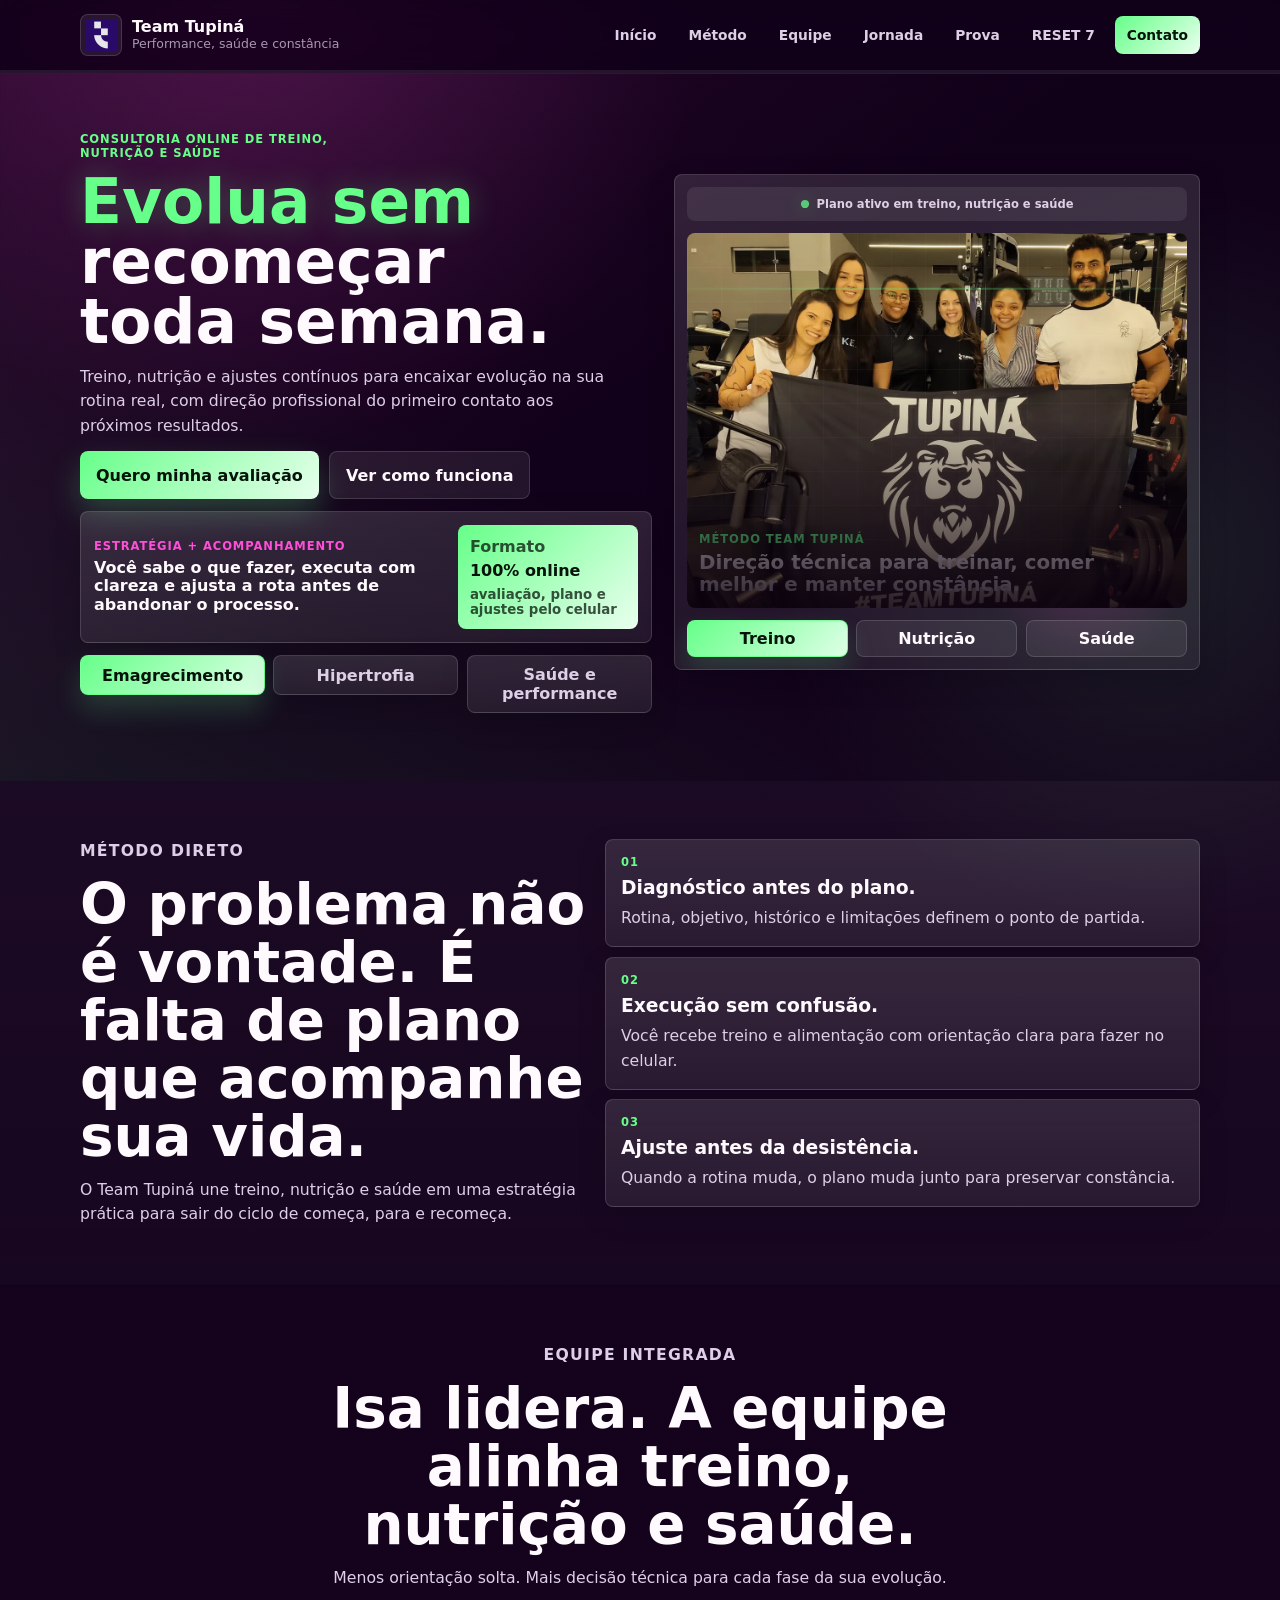
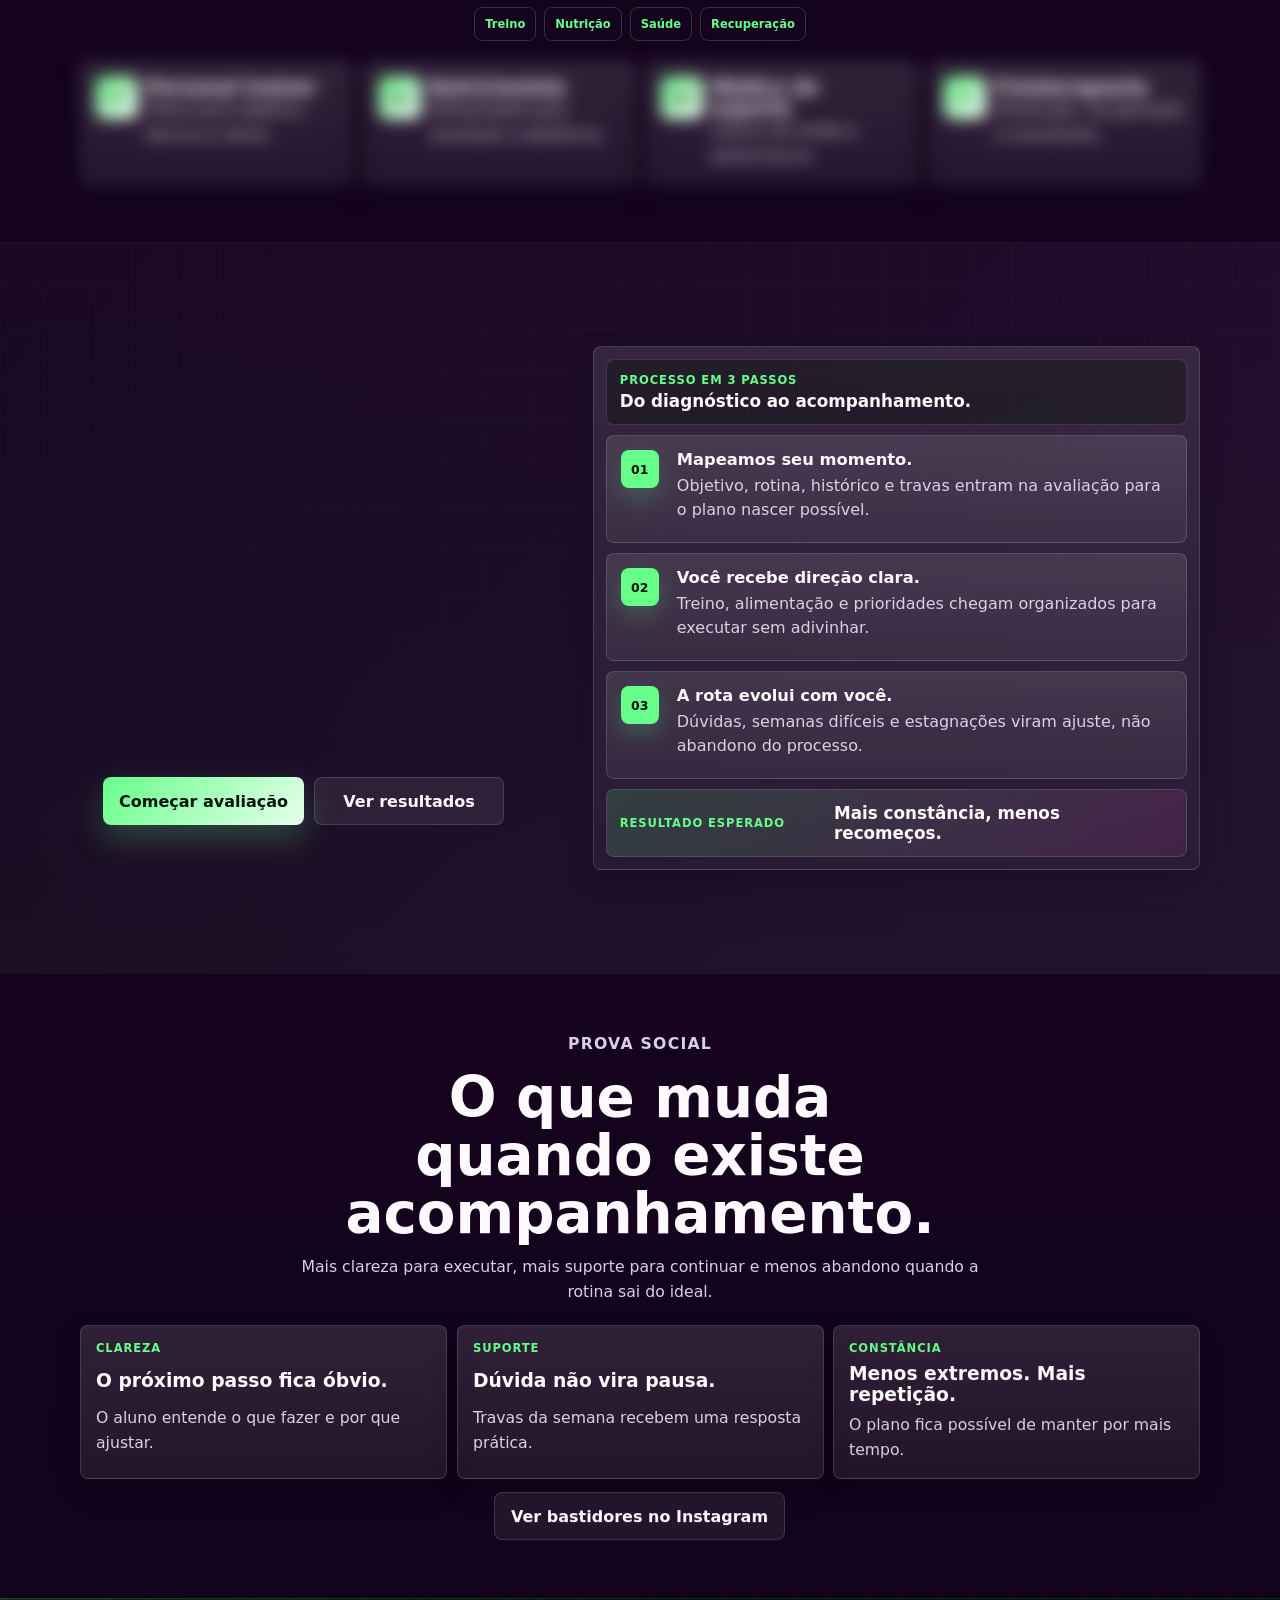
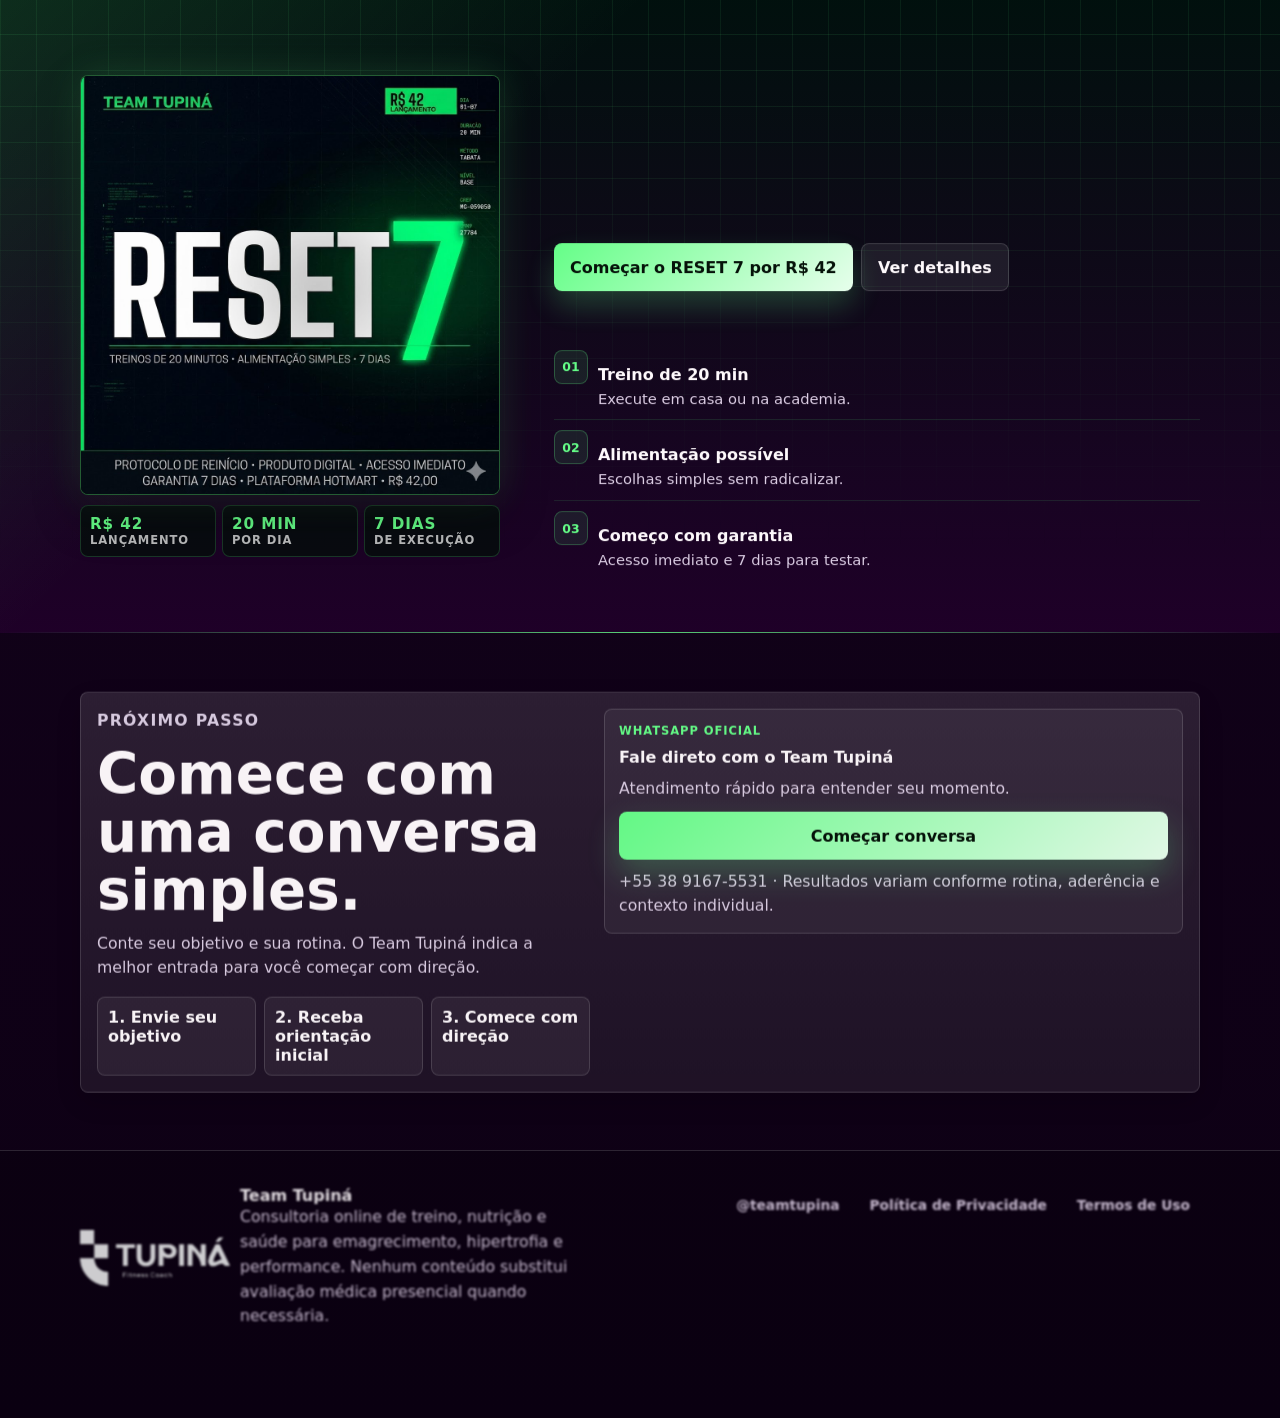
<file: index.html>
<!DOCTYPE html>
<html lang="pt-BR">
<head>
  <meta charset="UTF-8">
  <meta name="viewport" content="width=device-width, initial-scale=1.0">
  <title>Team Tupiná | Consultoria online de treino, nutrição e saúde</title>
  <meta name="description" content="Consultoria online do Team Tupiná com treino, nutrição, saúde e ajustes contínuos para emagrecimento, hipertrofia e performance.">
  <link rel="canonical" href="./index.html">
  <meta name="robots" content="index,follow,max-snippet:-1,max-image-preview:large,max-video-preview:-1">
  <meta name="author" content="Team Tupiná">
  <meta name="theme-color" content="#9a12d0">
  <meta name="color-scheme" content="dark">
  <meta property="og:title" content="Team Tupiná | Evolua sem recomeçar toda semana">
  <meta property="og:description" content="Treino, nutrição e saúde em uma consultoria online com direção prática e ajustes contínuos.">
  <meta property="og:type" content="website">
  <meta property="og:url" content="./index.html">
  <meta property="og:locale" content="pt_BR">
  <meta property="og:site_name" content="Team Tupiná">
  <meta property="og:image" content="./assets/teamtupina_hero.jpeg">
  <meta property="og:image:alt" content="Isa em imagem editorial do Team Tupiná">
  <meta name="twitter:card" content="summary_large_image">
  <meta name="twitter:title" content="Team Tupiná | Evolua sem recomeçar toda semana">
  <meta name="twitter:description" content="Consultoria online com treino, nutrição, saúde e suporte para manter constância.">
  <meta name="twitter:image" content="./assets/teamtupina_hero.jpeg">
  <script>document.documentElement.classList.add("js");</script>
  <link rel="icon" href="./assets/favicon.ico?v=brand-20260619-logo" sizes="any">
  <link rel="icon" type="image/png" sizes="512x512" href="./assets/favicon-teamtupina.png?v=brand-20260619-logo">
  <link rel="apple-touch-icon" sizes="512x512" href="./assets/favicon-teamtupina.png?v=brand-20260619-logo">
  <link rel="manifest" href="./manifest.webmanifest">
  <link rel="preload" as="image" href="./assets/teamtupina-hero.webp" type="image/webp" fetchpriority="high">
  <link rel="stylesheet" href="./styles.css?v=team-tupina-reset-cover-20260630">
  <script type="application/ld+json">
    {
      "@context": "https://schema.org",
      "@graph": [
        {
          "@type": "Organization",
          "name": "Team Tupiná",
          "description": "Consultoria online criada por Isa com treino, nutrição, saúde e ajustes contínuos para emagrecimento, hipertrofia e performance.",
          "founder": {
            "@type": "Person",
            "name": "Isa"
          },
          "image": "./assets/teamtupina_hero.jpeg",
          "sameAs": [
            "https://www.instagram.com/teamtupina/"
          ],
          "areaServed": "BR"
        },
        {
          "@type": "Service",
          "name": "Consultoria online de treino, nutrição e saúde",
          "provider": {
            "@type": "Organization",
            "name": "Team Tupiná"
          },
          "areaServed": "BR",
          "serviceType": [
            "Emagrecimento online",
            "Hipertrofia",
            "Reconstrução corporal",
            "Consultoria online de treino, nutrição e saúde",
            "Performance em musculação, CrossFit, corrida e esportes"
          ]
        }
      ]
    }
  </script>
</head>
<body class="page-home">
  <a class="skip-link" href="#conteudo-principal">Pular para o conteúdo</a>

  <div class="ambient-layer" aria-hidden="true">
    <span class="ambient-orb orb-a"></span>
    <span class="ambient-orb orb-b"></span>
    <span class="ambient-orb orb-c"></span>
    <span class="ambient-grid"></span>
  </div>

  <div class="site-shell">
    <header class="site-header" id="top">
      <div class="container header-row">
        <a class="brand-lockup" href="#top" aria-label="Voltar ao topo">
          <span class="brand-badge">
            <img src="./assets/logo-team-symbol.png?v=brand-20260619-logo" alt="Tupiná Fitness Coach" width="512" height="512" decoding="async">
          </span>
          <span class="brand-copy">
            <strong>Team Tupiná</strong>
            <small>Performance, saúde e constância</small>
          </span>
        </a>

        <button class="menu-toggle" type="button" aria-label="Abrir menu" aria-expanded="false" aria-controls="site-nav">
          <span aria-hidden="true">☰</span>
        </button>

        <nav class="site-nav" id="site-nav" aria-label="Principal">
          <a href="#top">Início</a>
          <a href="#projeto">Método</a>
          <a href="#profissionais">Equipe</a>
          <a href="#jornada">Jornada</a>
          <a href="#depoimentos">Prova</a>
          <a href="#ebooks-caros">RESET 7</a>
          <a href="#contato">Contato</a>
        </nav>
      </div>
      <div class="scroll-progress" aria-hidden="true">
        <span></span>
      </div>
    </header>

    <main id="conteudo-principal">
      <section class="hero-section" aria-labelledby="hero-title">
        <div class="hero-background" aria-hidden="true"></div>
        <div class="container hero-grid">
          <div class="hero-copy-block reveal">
            <p class="eyebrow">Consultoria online de treino, nutrição e saúde</p>
            <h1 id="hero-title">
              <span class="hero-line-accent">Evolua sem</span>
              <span>recomeçar</span>
              <span class="hero-line-soft">toda semana.</span>
            </h1>
            <p class="hero-text">Treino, nutrição e ajustes contínuos para encaixar evolução na sua rotina real, com direção profissional do primeiro contato aos próximos resultados.</p>

            <div class="hero-actions">
              <a class="btn-primary" href="https://wa.me/553891675531?text=Ol%C3%A1%2C%20quero%20come%C3%A7ar%20minha%20avalia%C3%A7%C3%A3o%20com%20o%20Team%20Tupin%C3%A1." target="_blank" rel="noopener noreferrer">Quero minha avaliação</a>
              <a class="btn-secondary" href="#projeto">Ver como funciona</a>
            </div>

            <div class="hero-value-band">
              <div class="hero-value-copy">
                <span class="hero-value-label">Estratégia + acompanhamento</span>
                <strong>Você sabe o que fazer, executa com clareza e ajusta a rota antes de abandonar o processo.</strong>
              </div>
              <div class="hero-value-score">
                <span>Formato</span>
                <strong>100% online</strong>
                <small>avaliação, plano e ajustes pelo celular</small>
              </div>
            </div>

            <ul class="hero-pills">
              <li><button class="hero-pill is-active" type="button" data-hero-index="0" aria-pressed="true">Emagrecimento</button></li>
              <li><button class="hero-pill" type="button" data-hero-index="1" aria-pressed="false">Hipertrofia</button></li>
              <li><button class="hero-pill" type="button" data-hero-index="2" aria-pressed="false">Saúde e performance</button></li>
            </ul>

            <div class="hero-micro-stats">
              <article class="hero-stat-emphasis">
                <strong>Diagnóstico</strong>
                <span>Objetivo, rotina, histórico e limitações entram no plano desde o início.</span>
              </article>
              <article>
                <strong>Execução simples</strong>
                <span>Treino e alimentação claros para fazer sem travar no dia a dia.</span>
              </article>
              <article>
                <strong>Ajustes</strong>
                <span>Acompanhamento para corrigir a rota quando a vida aperta.</span>
              </article>
            </div>
          </div>

          <aside class="hero-visual reveal" aria-label="Painel visual do método">
            <div class="hero-clean-panel">
              <div class="hero-panel-glow"></div>
              <span class="hero-motion-aura" aria-hidden="true"></span>
              <div class="hero-panel-top">
                <div class="hero-panel-status">
                  <span class="hero-status-dot" aria-hidden="true"></span>
                  Plano ativo em treino, nutrição e saúde
                </div>
                <figure class="hero-photo-card">
                  <picture>
                    <source srcset="./assets/teamtupina-hero.webp" type="image/webp">
                    <img src="./assets/teamtupina_hero.jpeg" alt="Isa, do Team Tupiná, em imagem editorial de treino e acompanhamento online" width="1536" height="1536" fetchpriority="high" decoding="async">
                  </picture>
                  <span class="hero-photo-scan" aria-hidden="true"></span>
                  <figcaption>
                    <span class="card-tag">Método Team Tupiná</span>
                    <strong>Direção técnica para treinar, comer melhor e manter constância.</strong>
                  </figcaption>
                </figure>
                <div class="hero-chip-row">
                  <button class="hero-chip is-active" type="button" data-hero-index="0" aria-pressed="true">Treino</button>
                  <button class="hero-chip" type="button" data-hero-index="1" aria-pressed="false">Nutrição</button>
                  <button class="hero-chip" type="button" data-hero-index="2" aria-pressed="false">Saúde</button>
                </div>
              </div>

              <div class="hero-dashboard">
                <article class="dashboard-card dashboard-card-large">
                  <p class="card-tag">Entrega</p>
                  <strong>Plano claro, rotina possível e ajustes quando a vida muda.</strong>
                </article>
              </div>
            </div>
          </aside>
        </div>
      </section>

      <section class="section section-soft" id="projeto" aria-labelledby="projeto-titulo">
        <div class="container split-block">
          <div class="section-copy reveal">
            <p class="eyebrow">Método direto</p>
            <h2 id="projeto-titulo">O problema não é vontade. É falta de plano que acompanhe sua vida.</h2>
            <p>O Team Tupiná une treino, nutrição e saúde em uma estratégia prática para sair do ciclo de começa, para e recomeça.</p>
          </div>
          <div class="stack-cards">
            <article class="dark-card reveal">
              <span class="card-number">01</span>
              <h3>Diagnóstico antes do plano.</h3>
              <p>Rotina, objetivo, histórico e limitações definem o ponto de partida.</p>
            </article>
            <article class="dark-card reveal">
              <span class="card-number">02</span>
              <h3>Execução sem confusão.</h3>
              <p>Você recebe treino e alimentação com orientação clara para fazer no celular.</p>
            </article>
            <article class="dark-card reveal">
              <span class="card-number">03</span>
              <h3>Ajuste antes da desistência.</h3>
              <p>Quando a rotina muda, o plano muda junto para preservar constância.</p>
            </article>
          </div>
        </div>
      </section>

      <section class="section professionals-section" id="profissionais" aria-labelledby="profissionais-titulo">
        <div class="container team-compact-layout">
          <div class="section-copy section-copy-center reveal">
            <p class="eyebrow">Equipe integrada</p>
            <h2 id="profissionais-titulo">Isa lidera. A equipe alinha treino, nutrição e saúde.</h2>
            <p>Menos orientação solta. Mais decisão técnica para cada fase da sua evolução.</p>
            <div class="professionals-proof">
              <span>Treino</span>
              <span>Nutrição</span>
              <span>Saúde</span>
              <span>Recuperação</span>
            </div>
          </div>

          <div class="credential-grid professionals-credentials">
            <article class="pillar-card reveal">
              <div class="pillar-icon">PT</div>
              <div>
                <h3>Personal trainer</h3>
                <p>Treino para objetivo, técnica e rotina.</p>
              </div>
            </article>
            <article class="pillar-card reveal">
              <div class="pillar-icon">NU</div>
              <div>
                <h3>Nutricionista</h3>
                <p>Alimentação para resultado e aderência.</p>
              </div>
            </article>
            <article class="pillar-card reveal">
              <div class="pillar-icon">ME</div>
              <div>
                <h3>Médico do esporte</h3>
                <p>Leitura de saúde e performance.</p>
              </div>
            </article>
            <article class="pillar-card reveal">
              <div class="pillar-icon">FI</div>
              <div>
                <h3>Fisioterapeuta</h3>
                <p>Prevenção, recuperação e movimento.</p>
              </div>
            </article>
          </div>
        </div>
      </section>

      <section class="section journey-section" id="jornada" aria-labelledby="jornada-titulo">
        <div class="container journey-layout">
          <div class="section-copy journey-copy reveal">
            <p class="eyebrow">Jornada guiada</p>
            <h2 id="jornada-titulo">Um plano que sai da conversa e entra na rotina.</h2>
            <p>Você não recebe uma promessa solta. O Team Tupiná organiza o ponto de partida, transforma objetivo em plano e acompanha os ajustes quando a vida real aparece.</p>
            <div class="journey-actions">
              <a class="btn-primary" href="https://wa.me/553891675531?text=Ol%C3%A1%2C%20quero%20entender%20minha%20jornada%20no%20Team%20Tupin%C3%A1." target="_blank" rel="noopener noreferrer">Começar avaliação</a>
              <a class="btn-secondary" href="#depoimentos">Ver resultados</a>
            </div>
            <div class="journey-trust" role="group" aria-label="Resumo do acompanhamento">
              <span>Triagem individual</span>
              <span>Plano aplicável</span>
              <span>Ajustes contínuos</span>
            </div>
          </div>

          <div class="journey-flow reveal" role="group" aria-label="Etapas da jornada Team Tupiná">
            <div class="journey-flow-header">
              <span>Processo em 3 passos</span>
              <strong>Do diagnóstico ao acompanhamento.</strong>
            </div>
            <div class="journey-step-list">
              <article class="journey-step">
                <span>01</span>
                <div>
                  <h3>Mapeamos seu momento.</h3>
                  <p>Objetivo, rotina, histórico e travas entram na avaliação para o plano nascer possível.</p>
                </div>
              </article>
              <article class="journey-step">
                <span>02</span>
                <div>
                  <h3>Você recebe direção clara.</h3>
                  <p>Treino, alimentação e prioridades chegam organizados para executar sem adivinhar.</p>
                </div>
              </article>
              <article class="journey-step">
                <span>03</span>
                <div>
                  <h3>A rota evolui com você.</h3>
                  <p>Dúvidas, semanas difíceis e estagnações viram ajuste, não abandono do processo.</p>
                </div>
              </article>
            </div>
            <div class="journey-outcome">
              <span>Resultado esperado</span>
              <strong>Mais constância, menos recomeços.</strong>
            </div>
          </div>
        </div>
      </section>

      <section class="section" id="depoimentos" aria-labelledby="depoimentos-titulo">
        <div class="container">
          <div class="section-copy section-copy-center reveal">
            <p class="eyebrow">Prova social</p>
            <h2 id="depoimentos-titulo">O que muda quando existe acompanhamento.</h2>
            <p>Mais clareza para executar, mais suporte para continuar e menos abandono quando a rotina sai do ideal.</p>
          </div>

          <div class="testimonial-grid">
            <article class="testimonial-card reveal">
              <span>Clareza</span>
              <h3>O próximo passo fica óbvio.</h3>
              <p>O aluno entende o que fazer e por que ajustar.</p>
            </article>
            <article class="testimonial-card reveal">
              <span>Suporte</span>
              <h3>Dúvida não vira pausa.</h3>
              <p>Travas da semana recebem uma resposta prática.</p>
            </article>
            <article class="testimonial-card reveal">
              <span>Constância</span>
              <h3>Menos extremos. Mais repetição.</h3>
              <p>O plano fica possível de manter por mais tempo.</p>
            </article>
          </div>
          <div class="proof-action reveal">
            <a class="btn-secondary" href="https://www.instagram.com/teamtupina/" target="_blank" rel="noopener noreferrer">Ver bastidores no Instagram</a>
          </div>
        </div>
      </section>

      <section class="section reset-product-section" id="ebooks-caros" aria-labelledby="reset-produto-titulo">
        <div class="container reset-shelf-layout">
          <div class="reset-shelf-media reveal">
            <figure class="reset-shelf-cover">
              <img src="./assets/reset-7-cover-team-tupina.jpeg?v=reset7-20260630" alt="Capa do infoproduto RESET 7 do Team Tupiná" width="1024" height="1024" loading="eager" decoding="async">
            </figure>
            <div class="reset-shelf-specs">
              <span><strong>R$ 42</strong> lançamento</span>
              <span><strong>20 min</strong> por dia</span>
              <span><strong>7 dias</strong> de execução</span>
            </div>
          </div>

          <article class="reset-shelf-copy reveal">
            <p class="eyebrow">Infoproduto de entrada</p>
            <h2 id="reset-produto-titulo">RESET 7: volte ao ritmo em 7 dias.</h2>
            <p>Treino de 20 minutos, alimentação simples e roteiro diário para sair da inércia hoje.</p>

            <div class="reset-product-actions reset-shelf-actions">
              <a class="btn-primary" href="./reset-7.html#comprar">Começar o RESET 7 por R$ 42</a>
              <a class="btn-secondary" href="./reset-7.html">Ver detalhes</a>
            </div>
            <p class="reset-shelf-note">Produto digital · acesso imediato · garantia de 7 dias pela plataforma.</p>

            <div class="reset-shelf-points">
              <div>
                <span>01</span>
                <strong>Treino de 20 min</strong>
                <p>Execute em casa ou na academia.</p>
              </div>
              <div>
                <span>02</span>
                <strong>Alimentação possível</strong>
                <p>Escolhas simples sem radicalizar.</p>
              </div>
              <div>
                <span>03</span>
                <strong>Começo com garantia</strong>
                <p>Acesso imediato e 7 dias para testar.</p>
              </div>
            </div>
          </article>
        </div>
      </section>

      <section class="section" id="contato" aria-labelledby="contato-titulo">
        <div class="container">
          <div class="final-layout">
            <article class="final-card reveal">
              <div class="section-copy final-copy">
                <p class="eyebrow">Próximo passo</p>
                <h2 id="contato-titulo">Comece com uma conversa simples.</h2>
                <p>Conte seu objetivo e sua rotina. O Team Tupiná indica a melhor entrada para você começar com direção.</p>
                <div class="final-steps">
                  <span>1. Envie seu objetivo</span>
                  <span>2. Receba orientação inicial</span>
                  <span>3. Comece com direção</span>
                </div>
              </div>
              <div class="final-actions">
                <span class="final-channel">WhatsApp oficial</span>
                <strong>Fale direto com o Team Tupiná</strong>
                <p>Atendimento rápido para entender seu momento.</p>
                <a class="btn-primary" href="https://wa.me/553891675531?text=Ol%C3%A1%2C%20quero%20dar%20o%20pr%C3%B3ximo%20passo%20com%20o%20Team%20Tupin%C3%A1." target="_blank" rel="noopener noreferrer">Começar conversa</a>
                <p class="note-text">+55 38 9167-5531 · Resultados variam conforme rotina, aderência e contexto individual.</p>
              </div>
              <figure class="floating-isa floating-isa-final">
                <picture>
                  <source srcset="./assets/isa-4.webp" type="image/webp">
                  <img src="./assets/4.png" alt="Isa Tupiná em recorte sem fundo convidando para iniciar a avaliação no Team Tupiná" width="1080" height="1350" loading="lazy" decoding="async">
                </picture>
              </figure>
            </article>
          </div>
        </div>
      </section>
    </main>

    <footer class="site-footer">
      <div class="container footer-row">
        <div class="footer-brand reveal">
          <img src="./assets/logo-team.png?v=brand-20260619-logo" alt="Tupiná Fitness Coach" width="960" height="356" decoding="async" loading="lazy">
          <div>
            <p class="footer-title">Team Tupiná</p>
            <p class="footer-text">Consultoria online de treino, nutrição e saúde para emagrecimento, hipertrofia e performance. Nenhum conteúdo substitui avaliação médica presencial quando necessária.</p>
          </div>
        </div>
        <nav class="footer-links reveal" aria-label="Rodapé">
          <a href="https://www.instagram.com/teamtupina/" target="_blank" rel="noopener noreferrer">@teamtupina</a>
          <a href="./privacy.html">Política de Privacidade</a>
          <a href="./terms.html">Termos de Uso</a>
        </nav>
      </div>
    </footer>

    <a class="mobile-cta" href="https://wa.me/553891675531?text=Ol%C3%A1%2C%20quero%20come%C3%A7ar%20minha%20avalia%C3%A7%C3%A3o%20com%20o%20Team%20Tupin%C3%A1." target="_blank" rel="noopener noreferrer">Falar no WhatsApp</a>
  </div>

  <script src="./assets/vendor/anime.umd.min.js"></script>
  <script src="./script.js?v=anime-system-20260608" defer></script>
</body>
</html>
</file>
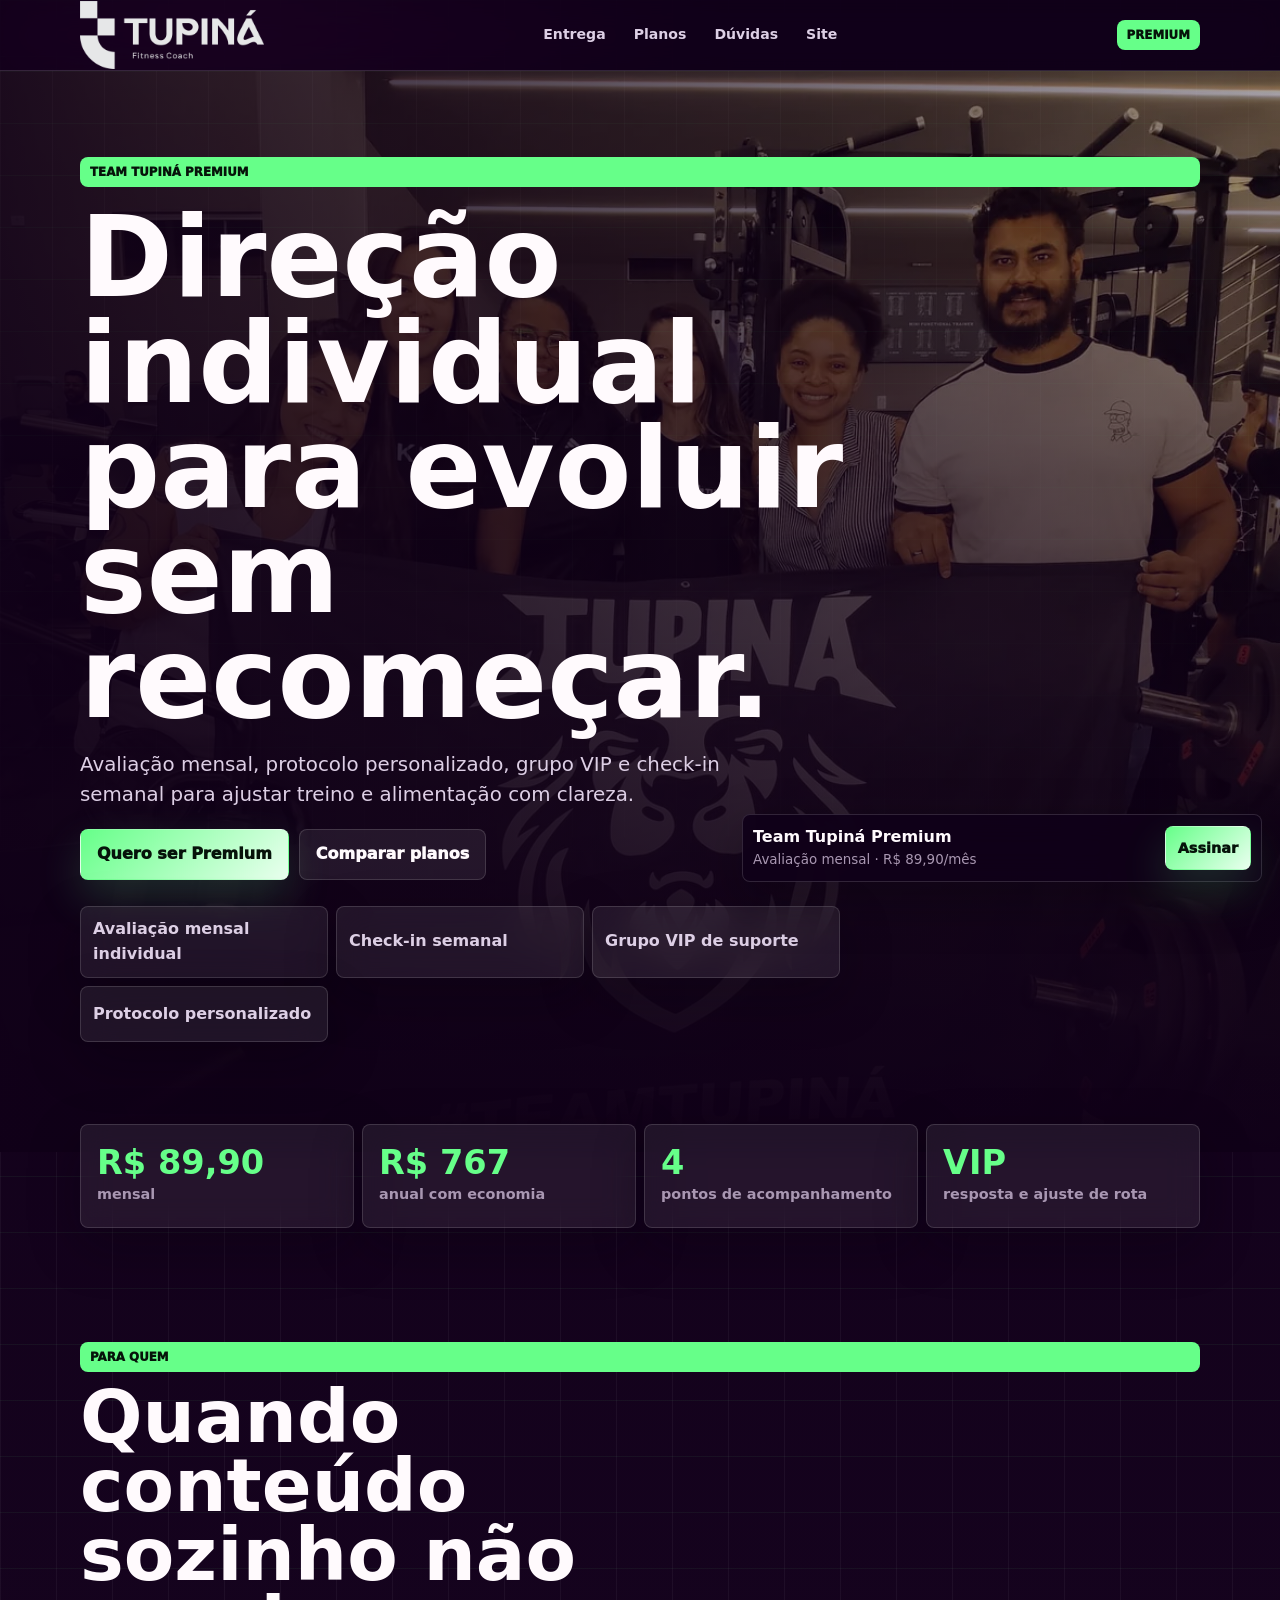
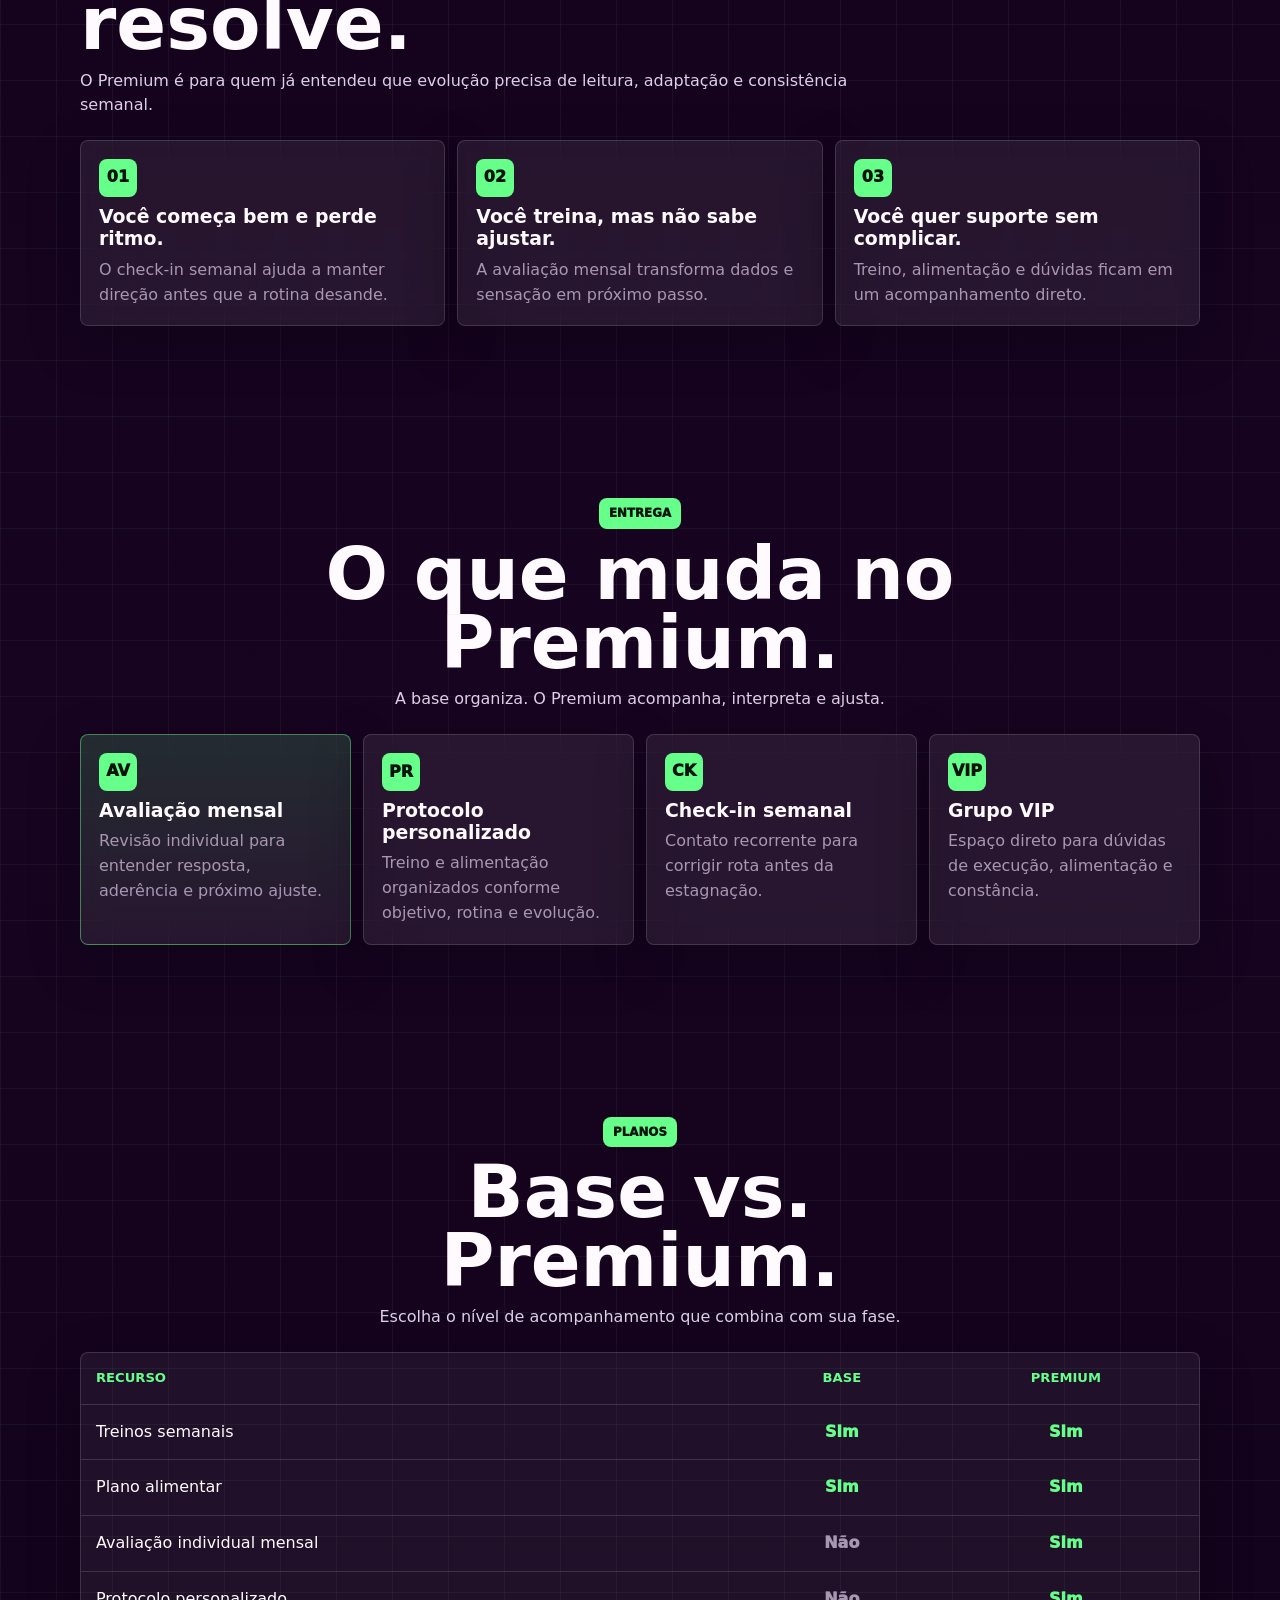
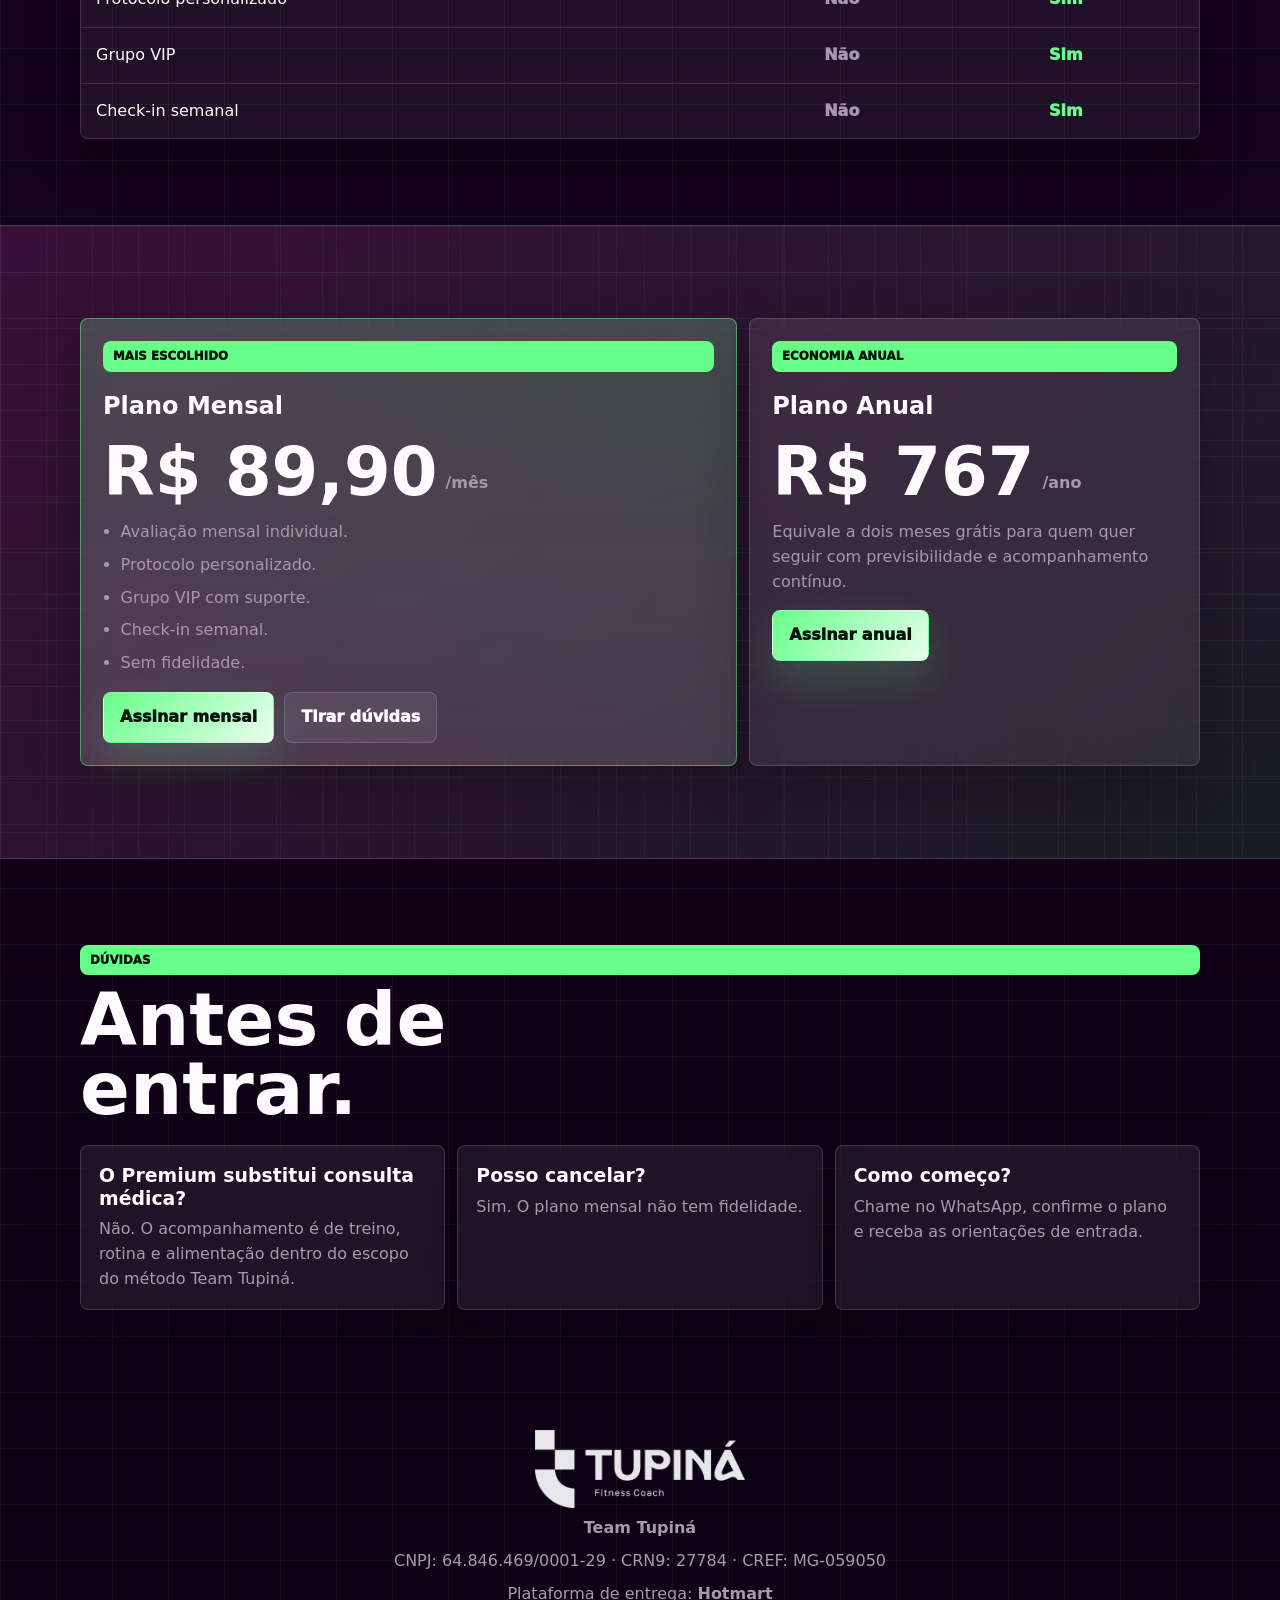
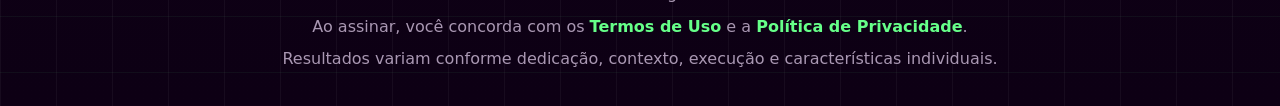
<file: premium.html>
<!DOCTYPE html>
<html lang="pt-BR">
<head>
  <meta charset="UTF-8">
  <meta name="viewport" content="width=device-width, initial-scale=1.0">
  <title>Team Tupiná Premium | Acompanhamento individual online</title>
  <meta name="description" content="Plano Premium do Team Tupiná com avaliação mensal, protocolo personalizado, grupo VIP e check-in semanal.">
  <link rel="canonical" href="https://teamtupina.com.br/premium.html">
  <meta name="robots" content="index,follow,max-snippet:-1,max-image-preview:large,max-video-preview:-1">
  <meta name="author" content="Team Tupiná">
  <meta name="theme-color" content="#100018">
  <meta name="color-scheme" content="dark">
  <meta property="og:title" content="Team Tupiná Premium | Acompanhamento individual">
  <meta property="og:description" content="Avaliação mensal, protocolo personalizado, grupo VIP e check-in semanal para evoluir com direção.">
  <meta property="og:type" content="website">
  <meta property="og:url" content="https://teamtupina.com.br/premium.html">
  <meta property="og:locale" content="pt_BR">
  <meta property="og:site_name" content="Team Tupiná">
  <meta property="og:image" content="https://teamtupina.com.br/assets/teamtupina-hero.webp">
  <meta property="og:image:alt" content="Team Tupiná em ambiente de treino">
  <meta name="twitter:card" content="summary_large_image">
  <meta name="twitter:title" content="Team Tupiná Premium">
  <meta name="twitter:description" content="Acompanhamento individual para quem quer direção, ajuste e constância.">
  <meta name="twitter:image" content="https://teamtupina.com.br/assets/teamtupina-hero.webp">
  <link rel="icon" href="./assets/favicon.ico?v=brand-20260703-premium" sizes="any">
  <link rel="icon" type="image/png" sizes="512x512" href="./assets/favicon-teamtupina.png?v=brand-20260703-premium">
  <link rel="apple-touch-icon" sizes="512x512" href="./assets/favicon-teamtupina.png?v=brand-20260703-premium">
  <link rel="manifest" href="./manifest.webmanifest">
  <link rel="preload" as="image" href="./assets/logo-team-horizontal.png">
  <link rel="preload" as="image" href="./assets/teamtupina-hero.webp">
  <script type="application/ld+json">
    {
      "@context": "https://schema.org",
      "@type": "Product",
      "name": "Team Tupiná Premium",
      "description": "Acompanhamento individual online com avaliação mensal, protocolo personalizado, grupo VIP e check-in semanal.",
      "brand": {
        "@type": "Brand",
        "name": "Team Tupiná"
      },
      "image": "https://teamtupina.com.br/assets/teamtupina-hero.webp",
      "offers": [
        {
          "@type": "Offer",
          "name": "Plano Mensal Team Tupiná Premium",
          "price": "89.90",
          "priceCurrency": "BRL",
          "availability": "https://schema.org/InStock"
        },
        {
          "@type": "Offer",
          "name": "Plano Anual Team Tupiná Premium",
          "price": "767.00",
          "priceCurrency": "BRL",
          "availability": "https://schema.org/InStock"
        }
      ]
    }
  </script>
  <style>
    :root {
      --bg: #100018;
      --bg-2: #190623;
      --surface: rgba(255, 255, 255, 0.075);
      --surface-strong: rgba(255, 255, 255, 0.12);
      --line: rgba(255, 255, 255, 0.14);
      --line-strong: rgba(255, 255, 255, 0.24);
      --text: #fffafd;
      --text-soft: #ddcfe5;
      --text-muted: #a997b2;
      --accent: #ff4fd8;
      --leaf: #66ff89;
      --amber: #ffb85c;
      --ink: #06130a;
      --radius: 8px;
      --shadow: 0 18px 52px rgba(7, 0, 12, 0.28);
      --container: 1120px;
      --font-body: Inter, "Segoe UI", system-ui, -apple-system, BlinkMacSystemFont, Arial, sans-serif;
      --font-display: "Arial Black", "Segoe UI", system-ui, sans-serif;
    }

    * {
      box-sizing: border-box;
    }

    html {
      scroll-behavior: smooth;
      background: var(--bg);
    }

    body {
      margin: 0;
      min-width: 320px;
      color: var(--text);
      font-family: var(--font-body);
      line-height: 1.55;
      background:
        linear-gradient(rgba(102, 255, 137, 0.055) 1px, transparent 1px),
        linear-gradient(90deg, rgba(255, 255, 255, 0.045) 1px, transparent 1px),
        radial-gradient(circle at 18% 0%, rgba(255, 79, 216, 0.18), transparent 30rem),
        radial-gradient(circle at 92% 12%, rgba(102, 255, 137, 0.12), transparent 26rem),
        linear-gradient(180deg, #100018 0%, #170420 48%, #0d0014 100%);
      background-size: 56px 56px, 56px 56px, auto, auto, auto;
      overflow-x: hidden;
      padding-bottom: 86px;
    }

    img {
      display: block;
      max-width: 100%;
      height: auto;
    }

    a {
      color: inherit;
      text-decoration: none;
    }

    p,
    h1,
    h2,
    h3,
    figure {
      margin: 0;
    }

    .container {
      width: min(calc(100% - 24px), var(--container));
      margin-inline: auto;
    }

    .skip-link {
      position: fixed;
      top: 10px;
      left: 10px;
      z-index: 999;
      padding: 10px 12px;
      border-radius: var(--radius);
      color: var(--ink);
      background: var(--leaf);
      transform: translateY(-140%);
      font-weight: 900;
    }

    .skip-link:focus {
      transform: translateY(0);
    }

    .site-header {
      position: sticky;
      top: 0;
      z-index: 50;
      background: rgba(16, 0, 24, 0.84);
      border-bottom: 1px solid var(--line);
      backdrop-filter: blur(18px) saturate(145%);
      -webkit-backdrop-filter: blur(18px) saturate(145%);
    }

    .header-row {
      min-height: 70px;
      display: flex;
      align-items: center;
      justify-content: space-between;
      gap: 12px;
    }

    .brand {
      display: inline-flex;
      align-items: center;
      gap: 10px;
      min-width: 0;
    }

    .brand img {
      width: min(184px, 48vw);
    }

    .nav-links {
      display: none;
      align-items: center;
      gap: 6px;
    }

    .nav-links a {
      min-height: 40px;
      display: inline-flex;
      align-items: center;
      padding: 8px 11px;
      border-radius: var(--radius);
      color: var(--text-soft);
      font-size: 0.88rem;
      font-weight: 850;
    }

    .nav-links a:hover,
    .nav-links a:focus {
      color: var(--ink);
      background: var(--leaf);
    }

    .tag {
      display: inline-flex;
      align-items: center;
      min-height: 30px;
      padding: 6px 10px;
      border-radius: var(--radius);
      color: var(--ink);
      background: var(--leaf);
      font-size: 0.74rem;
      font-weight: 950;
      text-transform: uppercase;
      white-space: nowrap;
    }

    .btn {
      min-height: 48px;
      display: inline-flex;
      align-items: center;
      justify-content: center;
      padding: 12px 16px;
      border: 1px solid transparent;
      border-radius: var(--radius);
      color: var(--ink);
      background: linear-gradient(135deg, var(--leaf), #eaffef);
      box-shadow: 0 18px 44px rgba(102, 255, 137, 0.18);
      font-weight: 950;
      text-align: center;
    }

    .btn:hover,
    .btn:focus {
      background: linear-gradient(135deg, #8dffa2, #ffffff);
      transform: translateY(-1px);
    }

    .btn-secondary {
      color: var(--text);
      background: var(--surface);
      border-color: var(--line);
      box-shadow: none;
    }

    .btn-secondary:hover,
    .btn-secondary:focus {
      color: var(--ink);
      background: var(--leaf);
    }

    .hero {
      position: relative;
      min-height: clamp(620px, 92svh, 820px);
      display: grid;
      align-items: end;
      isolation: isolate;
      overflow: hidden;
    }

    .hero picture,
    .hero picture img,
    .hero::before,
    .hero::after {
      position: absolute;
      inset: 0;
    }

    .hero picture {
      z-index: -3;
    }

    .hero picture img {
      width: 100%;
      height: 100%;
      object-fit: cover;
      object-position: center 28%;
    }

    .hero::before {
      content: "";
      z-index: -2;
      background:
        linear-gradient(90deg, rgba(16, 0, 24, 0.9) 0%, rgba(16, 0, 24, 0.66) 42%, rgba(16, 0, 24, 0.28) 100%),
        linear-gradient(180deg, rgba(16, 0, 24, 0.12) 0%, #100018 100%);
    }

    .hero::after {
      content: "";
      z-index: -1;
      background-image:
        linear-gradient(rgba(102, 255, 137, 0.08) 1px, transparent 1px),
        linear-gradient(90deg, rgba(255, 255, 255, 0.06) 1px, transparent 1px);
      background-size: 52px 52px;
      opacity: 0.44;
      mask-image: linear-gradient(180deg, rgba(0, 0, 0, 0.95), transparent 86%);
    }

    .hero-content {
      display: grid;
      gap: 18px;
      padding: 86px 0 clamp(42px, 8vw, 84px);
    }

    .hero h1,
    .section-head h2,
    .price-main strong {
      font-family: var(--font-display);
      letter-spacing: 0;
      line-height: 0.94;
    }

    .hero h1 {
      max-width: 10.5ch;
      font-size: clamp(3.1rem, 10vw, 7rem);
    }

    .hero-copy {
      max-width: 42rem;
      color: var(--text-soft);
      font-size: clamp(1rem, 2.4vw, 1.24rem);
    }

    .hero-actions,
    .price-actions,
    .sticky-cta {
      display: flex;
      flex-wrap: wrap;
      gap: 10px;
    }

    .hero-points {
      display: grid;
      grid-template-columns: repeat(auto-fit, minmax(min(100%, 12rem), 1fr));
      gap: 8px;
      max-width: 760px;
      padding: 0;
      margin: 8px 0 0;
      list-style: none;
    }

    .hero-points li,
    .metric,
    .info-card,
    .benefit-card,
    .plan-card,
    .faq-card {
      border: 1px solid var(--line);
      border-radius: var(--radius);
      background: var(--surface);
      box-shadow: var(--shadow);
      backdrop-filter: blur(16px);
      -webkit-backdrop-filter: blur(16px);
    }

    .hero-points li {
      min-height: 56px;
      display: flex;
      align-items: center;
      padding: 10px 12px;
      color: var(--text-soft);
      font-weight: 850;
    }

    .metrics {
      display: grid;
      grid-template-columns: repeat(2, minmax(0, 1fr));
      gap: 8px;
      transform: translateY(-28px);
    }

    .metric {
      min-height: 104px;
      display: grid;
      gap: 4px;
      align-content: center;
      padding: 16px;
    }

    .metric strong {
      color: var(--leaf);
      font-size: clamp(1.4rem, 4vw, 2.1rem);
      line-height: 1;
    }

    .metric span {
      color: var(--text-muted);
      font-size: 0.9rem;
      font-weight: 800;
    }

    .section {
      padding: clamp(46px, 8vw, 86px) 0;
    }

    .section-head {
      display: grid;
      gap: 10px;
      margin-bottom: 22px;
    }

    .section-head.center {
      text-align: center;
      justify-items: center;
    }

    .section-head h2 {
      max-width: 13ch;
      font-size: clamp(2.2rem, 6vw, 4.6rem);
    }

    .section-head p {
      max-width: 48rem;
      color: var(--text-soft);
      font-size: 1rem;
    }

    .grid-3,
    .grid-4 {
      display: grid;
      gap: 12px;
    }

    .info-card,
    .benefit-card,
    .faq-card {
      min-height: 100%;
      display: grid;
      gap: 8px;
      align-content: start;
      padding: 18px;
    }

    .card-number,
    .benefit-icon {
      width: 38px;
      height: 38px;
      display: inline-grid;
      place-items: center;
      border-radius: var(--radius);
      color: var(--ink);
      background: var(--leaf);
      font-weight: 950;
    }

    .info-card h3,
    .benefit-card h3,
    .faq-card h3,
    .plan-card h3 {
      font-size: 1.18rem;
      line-height: 1.18;
    }

    .info-card p,
    .benefit-card p,
    .faq-card p,
    .plan-card p,
    .feature-list {
      color: var(--text-muted);
    }

    .benefit-card.is-featured {
      border-color: rgba(102, 255, 137, 0.46);
      background: linear-gradient(180deg, rgba(102, 255, 137, 0.16), rgba(255, 255, 255, 0.075));
    }

    .compare-wrap {
      overflow-x: auto;
      border: 1px solid var(--line);
      border-radius: var(--radius);
      background: rgba(255, 255, 255, 0.055);
      box-shadow: var(--shadow);
    }

    .compare-table {
      width: 100%;
      min-width: 640px;
      border-collapse: collapse;
    }

    .compare-table th,
    .compare-table td {
      padding: 15px;
      border-bottom: 1px solid var(--line);
      text-align: left;
    }

    .compare-table th {
      color: var(--leaf);
      font-size: 0.82rem;
      text-transform: uppercase;
    }

    .compare-table td:not(:first-child),
    .compare-table th:not(:first-child) {
      text-align: center;
    }

    .compare-table tr:last-child td {
      border-bottom: 0;
    }

    .ok {
      color: var(--leaf);
      font-weight: 950;
    }

    .no {
      color: var(--text-muted);
      font-weight: 950;
    }

    .price-section {
      padding: clamp(48px, 8vw, 92px) 0;
      background:
        linear-gradient(rgba(102, 255, 137, 0.06) 1px, transparent 1px),
        linear-gradient(90deg, rgba(255, 255, 255, 0.04) 1px, transparent 1px),
        linear-gradient(135deg, rgba(255, 79, 216, 0.16), rgba(102, 255, 137, 0.1));
      background-size: 46px 46px, 46px 46px, auto;
      border-block: 1px solid var(--line);
    }

    .price-layout {
      display: grid;
      gap: 12px;
    }

    .plan-card {
      display: grid;
      gap: 16px;
      align-content: start;
      padding: 22px;
      border: 1px solid var(--line);
      border-radius: var(--radius);
      background: rgba(255, 255, 255, 0.085);
      box-shadow: var(--shadow);
    }

    .plan-card.featured {
      border-color: rgba(102, 255, 137, 0.48);
      background:
        linear-gradient(180deg, rgba(102, 255, 137, 0.16), rgba(255, 255, 255, 0.085)),
        rgba(255, 255, 255, 0.08);
    }

    .price-main {
      display: flex;
      flex-wrap: wrap;
      align-items: end;
      gap: 8px;
    }

    .price-main strong {
      color: var(--text);
      font-size: clamp(2.5rem, 7vw, 4.2rem);
    }

    .price-main span {
      color: var(--text-muted);
      padding-bottom: 8px;
      font-weight: 900;
    }

    .feature-list {
      display: grid;
      gap: 8px;
      padding-left: 1.1rem;
      margin: 0;
    }

    .footer {
      padding: 34px 0;
      color: var(--text-muted);
      text-align: center;
    }

    .footer .container {
      display: grid;
      gap: 8px;
      justify-items: center;
    }

    .footer img {
      width: min(210px, 72vw);
    }

    .footer a {
      color: var(--leaf);
      font-weight: 850;
    }

    .sticky-cta {
      position: fixed;
      right: 10px;
      bottom: 10px;
      left: 10px;
      z-index: 80;
      align-items: center;
      justify-content: space-between;
      padding: 10px;
      border: 1px solid var(--line);
      border-radius: var(--radius);
      background: rgba(16, 0, 24, 0.92);
      box-shadow: var(--shadow);
      backdrop-filter: blur(18px);
      -webkit-backdrop-filter: blur(18px);
    }

    .sticky-cta strong,
    .sticky-cta span {
      display: block;
    }

    .sticky-cta span {
      color: var(--text-muted);
      font-size: 0.84rem;
    }

    .sticky-cta .btn {
      min-height: 42px;
      padding: 10px 12px;
      font-size: 0.9rem;
    }

    @media (min-width: 720px) {
      body {
        padding-bottom: 0;
      }

      .nav-links {
        display: flex;
      }

      .metrics {
        grid-template-columns: repeat(4, minmax(0, 1fr));
      }

      .grid-3 {
        grid-template-columns: repeat(3, minmax(0, 1fr));
      }

      .grid-4 {
        grid-template-columns: repeat(4, minmax(0, 1fr));
      }

      .price-layout {
        grid-template-columns: minmax(0, 1fr) minmax(0, 1fr);
      }

      .sticky-cta {
        right: 18px;
        bottom: 18px;
        left: auto;
        width: min(100% - 36px, 520px);
      }
    }

    @media (min-width: 1040px) {
      .hero-content {
        padding-bottom: 110px;
      }

      .price-layout {
        grid-template-columns: minmax(0, 1.05fr) minmax(320px, 0.72fr);
      }
    }

    @media (max-width: 480px) {
      .header-row {
        min-height: 64px;
      }

      .hero {
        min-height: 650px;
      }

      .hero-content {
        gap: 14px;
        padding-top: 70px;
        padding-bottom: 34px;
      }

      .hero h1 {
        max-width: 100%;
        font-size: clamp(2.35rem, 12.8vw, 3.25rem);
        line-height: 0.98;
      }

      .hero-copy {
        max-width: 100%;
        font-size: 0.98rem;
      }

      .hero-points {
        grid-template-columns: 1fr;
      }

      .metrics {
        transform: translateY(-12px);
      }

      .hero-actions .btn,
      .price-actions .btn {
        width: 100%;
      }

      .sticky-cta {
        align-items: stretch;
      }
    }
  </style>
</head>
<body>
  <a class="skip-link" href="#conteudo">Pular para o conteúdo</a>

  <header class="site-header">
    <div class="container header-row">
      <a class="brand" href="./index.html" aria-label="Voltar ao site Team Tupiná">
        <img src="./assets/logo-team-horizontal.png" alt="Tupiná Fitness Coach" width="960" height="356" decoding="async">
      </a>
      <nav class="nav-links" aria-label="Navegação Premium">
        <a href="#entrega">Entrega</a>
        <a href="#comparativo">Planos</a>
        <a href="#duvidas">Dúvidas</a>
        <a href="./index.html">Site</a>
      </nav>
      <span class="tag">Premium</span>
    </div>
  </header>

  <main id="conteudo">
    <section class="hero" aria-labelledby="hero-title">
      <picture>
        <source srcset="./assets/teamtupina-hero.webp" type="image/webp">
        <img src="./assets/teamtupina_hero.jpeg" alt="Team Tupiná em ambiente de treino" width="1200" height="1600" fetchpriority="high" decoding="async">
      </picture>
      <div class="container hero-content">
        <span class="tag">Team Tupiná Premium</span>
        <h1 id="hero-title">Direção individual para evoluir sem recomeçar.</h1>
        <p class="hero-copy">Avaliação mensal, protocolo personalizado, grupo VIP e check-in semanal para ajustar treino e alimentação com clareza.</p>
        <div class="hero-actions">
          <a class="btn" href="#assinar">Quero ser Premium</a>
          <a class="btn btn-secondary" href="#comparativo">Comparar planos</a>
        </div>
        <ul class="hero-points" aria-label="Resumo do Premium">
          <li>Avaliação mensal individual</li>
          <li>Check-in semanal</li>
          <li>Grupo VIP de suporte</li>
          <li>Protocolo personalizado</li>
        </ul>
      </div>
    </section>

    <section class="container metrics" aria-label="Resumo comercial">
      <div class="metric">
        <strong>R$ 89,90</strong>
        <span>mensal</span>
      </div>
      <div class="metric">
        <strong>R$ 767</strong>
        <span>anual com economia</span>
      </div>
      <div class="metric">
        <strong>4</strong>
        <span>pontos de acompanhamento</span>
      </div>
      <div class="metric">
        <strong>VIP</strong>
        <span>resposta e ajuste de rota</span>
      </div>
    </section>

    <section class="section" aria-labelledby="para-quem-title">
      <div class="container">
        <div class="section-head">
          <span class="tag">Para quem</span>
          <h2 id="para-quem-title">Quando conteúdo sozinho não resolve.</h2>
          <p>O Premium é para quem já entendeu que evolução precisa de leitura, adaptação e consistência semanal.</p>
        </div>
        <div class="grid-3">
          <article class="info-card">
            <span class="card-number">01</span>
            <h3>Você começa bem e perde ritmo.</h3>
            <p>O check-in semanal ajuda a manter direção antes que a rotina desande.</p>
          </article>
          <article class="info-card">
            <span class="card-number">02</span>
            <h3>Você treina, mas não sabe ajustar.</h3>
            <p>A avaliação mensal transforma dados e sensação em próximo passo.</p>
          </article>
          <article class="info-card">
            <span class="card-number">03</span>
            <h3>Você quer suporte sem complicar.</h3>
            <p>Treino, alimentação e dúvidas ficam em um acompanhamento direto.</p>
          </article>
        </div>
      </div>
    </section>

    <section class="section" id="entrega" aria-labelledby="entrega-title">
      <div class="container">
        <div class="section-head center">
          <span class="tag">Entrega</span>
          <h2 id="entrega-title">O que muda no Premium.</h2>
          <p>A base organiza. O Premium acompanha, interpreta e ajusta.</p>
        </div>
        <div class="grid-4">
          <article class="benefit-card is-featured">
            <span class="benefit-icon">AV</span>
            <h3>Avaliação mensal</h3>
            <p>Revisão individual para entender resposta, aderência e próximo ajuste.</p>
          </article>
          <article class="benefit-card">
            <span class="benefit-icon">PR</span>
            <h3>Protocolo personalizado</h3>
            <p>Treino e alimentação organizados conforme objetivo, rotina e evolução.</p>
          </article>
          <article class="benefit-card">
            <span class="benefit-icon">CK</span>
            <h3>Check-in semanal</h3>
            <p>Contato recorrente para corrigir rota antes da estagnação.</p>
          </article>
          <article class="benefit-card">
            <span class="benefit-icon">VIP</span>
            <h3>Grupo VIP</h3>
            <p>Espaço direto para dúvidas de execução, alimentação e constância.</p>
          </article>
        </div>
      </div>
    </section>

    <section class="section" id="comparativo" aria-labelledby="comparativo-title">
      <div class="container">
        <div class="section-head center">
          <span class="tag">Planos</span>
          <h2 id="comparativo-title">Base vs. Premium.</h2>
          <p>Escolha o nível de acompanhamento que combina com sua fase.</p>
        </div>
        <div class="compare-wrap" tabindex="0" aria-label="Tabela comparativa entre planos Base e Premium">
          <table class="compare-table">
            <thead>
              <tr>
                <th>Recurso</th>
                <th>Base</th>
                <th>Premium</th>
              </tr>
            </thead>
            <tbody>
              <tr><td>Treinos semanais</td><td><span class="ok">Sim</span></td><td><span class="ok">Sim</span></td></tr>
              <tr><td>Plano alimentar</td><td><span class="ok">Sim</span></td><td><span class="ok">Sim</span></td></tr>
              <tr><td>Avaliação individual mensal</td><td><span class="no">Não</span></td><td><span class="ok">Sim</span></td></tr>
              <tr><td>Protocolo personalizado</td><td><span class="no">Não</span></td><td><span class="ok">Sim</span></td></tr>
              <tr><td>Grupo VIP</td><td><span class="no">Não</span></td><td><span class="ok">Sim</span></td></tr>
              <tr><td>Check-in semanal</td><td><span class="no">Não</span></td><td><span class="ok">Sim</span></td></tr>
            </tbody>
          </table>
        </div>
      </div>
    </section>

    <section class="price-section" id="assinar" aria-labelledby="assinar-title">
      <div class="container price-layout">
        <article class="plan-card featured">
          <span class="tag">Mais escolhido</span>
          <h2 id="assinar-title">Plano Mensal</h2>
          <div class="price-main">
            <strong>R$ 89,90</strong>
            <span>/mês</span>
          </div>
          <ul class="feature-list">
            <li>Avaliação mensal individual.</li>
            <li>Protocolo personalizado.</li>
            <li>Grupo VIP com suporte.</li>
            <li>Check-in semanal.</li>
            <li>Sem fidelidade.</li>
          </ul>
          <div class="price-actions">
            <a class="btn" href="https://wa.me/553891675531?text=Ol%C3%A1%2C%20quero%20assinar%20o%20plano%20mensal%20da%20Comunidade%20Premium%20Team%20Tupin%C3%A1." target="_blank" rel="noopener noreferrer">Assinar mensal</a>
            <a class="btn btn-secondary" href="#duvidas">Tirar dúvidas</a>
          </div>
        </article>
        <article class="plan-card">
          <span class="tag">Economia anual</span>
          <h2>Plano Anual</h2>
          <div class="price-main">
            <strong>R$ 767</strong>
            <span>/ano</span>
          </div>
          <p>Equivale a dois meses grátis para quem quer seguir com previsibilidade e acompanhamento contínuo.</p>
          <div class="price-actions">
            <a class="btn" href="https://wa.me/553891675531?text=Ol%C3%A1%2C%20quero%20assinar%20o%20plano%20anual%20da%20Comunidade%20Premium%20Team%20Tupin%C3%A1." target="_blank" rel="noopener noreferrer">Assinar anual</a>
          </div>
        </article>
      </div>
    </section>

    <section class="section" id="duvidas" aria-labelledby="duvidas-title">
      <div class="container">
        <div class="section-head">
          <span class="tag">Dúvidas</span>
          <h2 id="duvidas-title">Antes de entrar.</h2>
        </div>
        <div class="grid-3">
          <article class="faq-card">
            <h3>O Premium substitui consulta médica?</h3>
            <p>Não. O acompanhamento é de treino, rotina e alimentação dentro do escopo do método Team Tupiná.</p>
          </article>
          <article class="faq-card">
            <h3>Posso cancelar?</h3>
            <p>Sim. O plano mensal não tem fidelidade.</p>
          </article>
          <article class="faq-card">
            <h3>Como começo?</h3>
            <p>Chame no WhatsApp, confirme o plano e receba as orientações de entrada.</p>
          </article>
        </div>
      </div>
    </section>
  </main>

  <footer class="footer">
    <div class="container">
      <img src="./assets/logo-team-horizontal.png" alt="Tupiná Fitness Coach" width="960" height="356" loading="lazy" decoding="async">
      <p><strong>Team Tupiná</strong></p>
      <p>CNPJ: 64.846.469/0001-29 · CRN9: 27784 · CREF: MG-059050</p>
      <p>Plataforma de entrega: <strong>Hotmart</strong></p>
      <p>Ao assinar, você concorda com os <a href="./terms.html">Termos de Uso</a> e a <a href="./privacy.html">Política de Privacidade</a>.</p>
      <p>Resultados variam conforme dedicação, contexto, execução e características individuais.</p>
    </div>
  </footer>

  <div class="sticky-cta" aria-label="Atalho para assinatura Premium">
    <div>
      <strong>Team Tupiná Premium</strong>
      <span>Avaliação mensal · R$ 89,90/mês</span>
    </div>
    <a class="btn" href="#assinar">Assinar</a>
  </div>

  <script>
    (() => {
      document.querySelectorAll('a[href^="#"]').forEach((link) => {
        link.addEventListener("click", (event) => {
          const target = document.querySelector(link.getAttribute("href"));
          if (!target) return;
          event.preventDefault();
          target.scrollIntoView({ behavior: "smooth", block: "start" });
        });
      });
    })();
  </script>
</body>
</html>
</file>
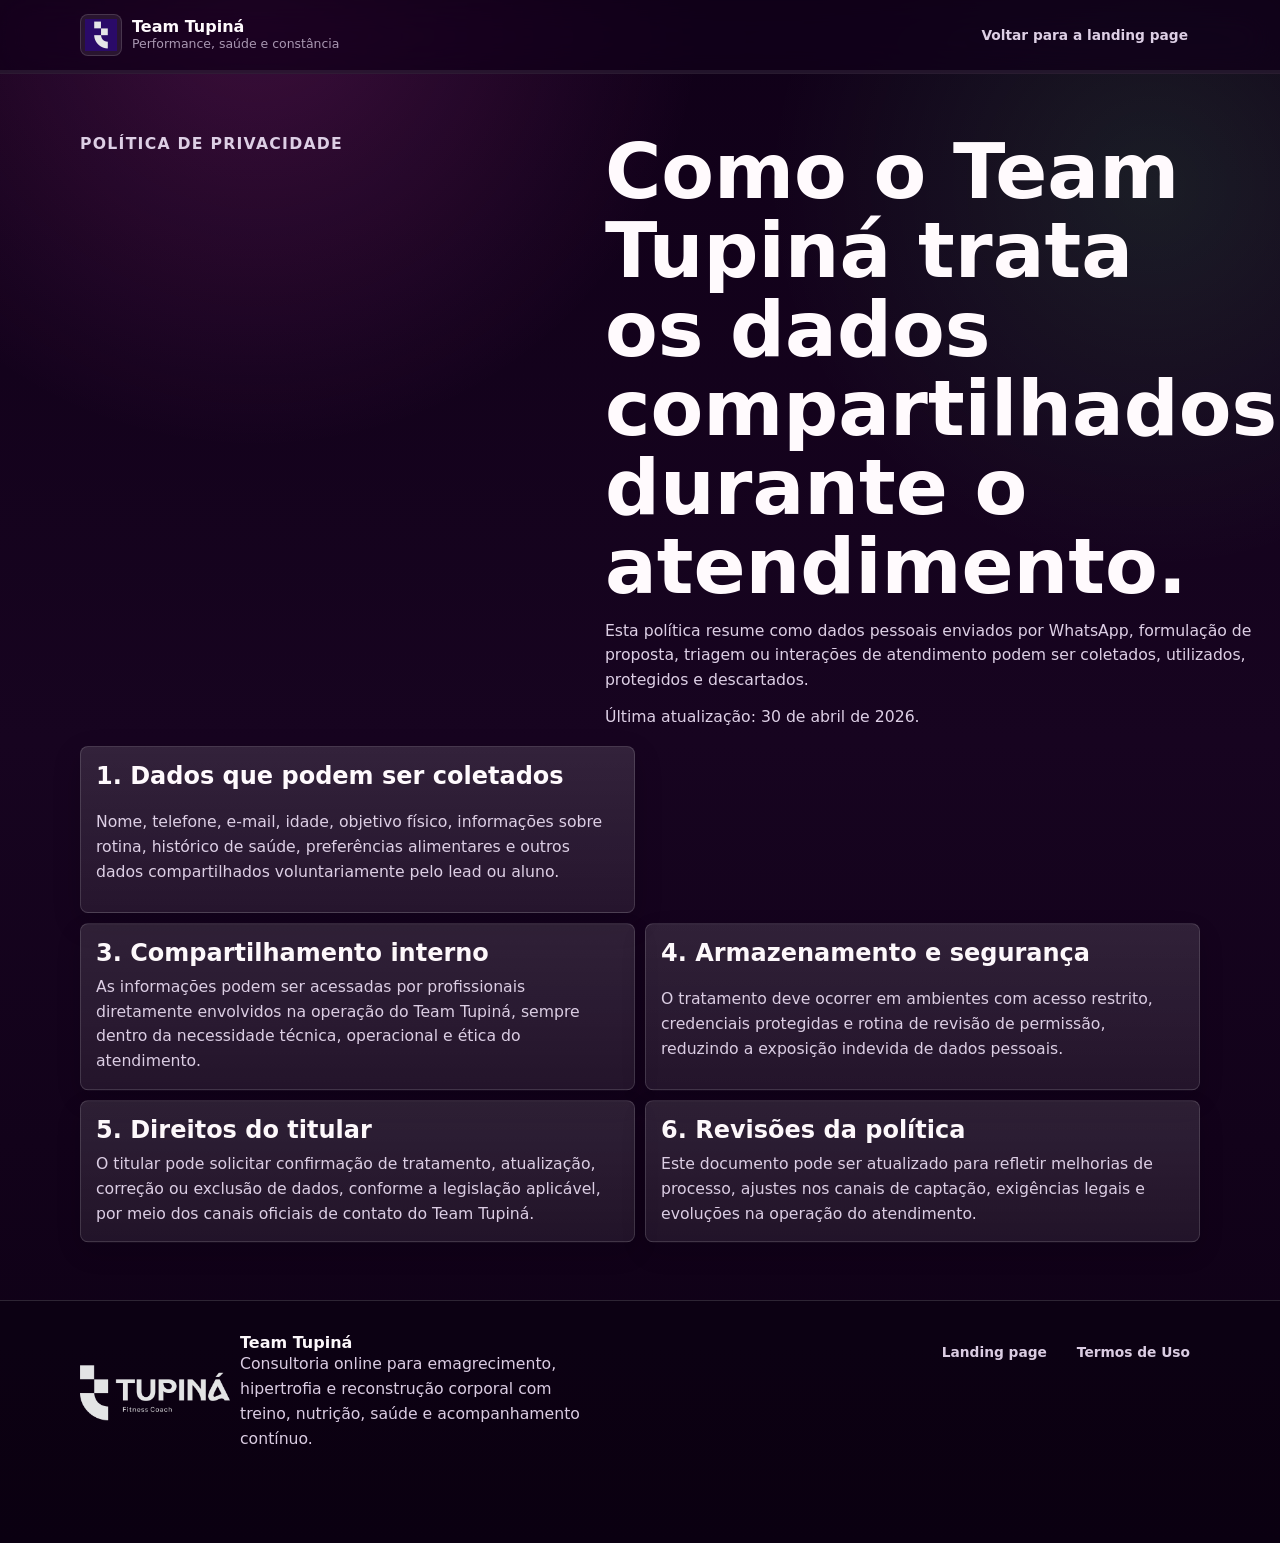
<file: privacy.html>
<!DOCTYPE html>
<html lang="pt-BR">
<head>
  <meta charset="UTF-8">
  <meta name="viewport" content="width=device-width, initial-scale=1.0">
  <title>Política de Privacidade | Team Tupiná</title>
  <meta name="description" content="Entenda como o Team Tupiná coleta, usa e protege dados compartilhados por leads e alunos durante a jornada de atendimento online.">
  <link rel="canonical" href="./privacy.html">
  <meta name="robots" content="noindex,follow">
  <meta name="theme-color" content="#9a12d0">
  <meta name="color-scheme" content="dark">
  <script>document.documentElement.classList.add("js");</script>
  <link rel="icon" href="./assets/favicon.ico?v=brand-20260619-logo" sizes="any">
  <link rel="icon" type="image/png" sizes="512x512" href="./assets/favicon-teamtupina.png?v=brand-20260619-logo">
  <link rel="apple-touch-icon" sizes="512x512" href="./assets/favicon-teamtupina.png?v=brand-20260619-logo">
  <link rel="manifest" href="./manifest.webmanifest">
  <link rel="stylesheet" href="./styles.css?v=anime-system-20260608">
</head>
<body class="page-legal">
  <a class="skip-link" href="#conteudo-principal">Pular para o conteúdo</a>

  <div class="ambient-layer" aria-hidden="true">
    <span class="ambient-orb orb-a"></span>
    <span class="ambient-orb orb-b"></span>
    <span class="ambient-orb orb-c"></span>
    <span class="ambient-grid"></span>
  </div>

  <div class="site-shell">
    <header class="site-header">
      <div class="container header-row">
        <a class="brand-lockup" href="./index.html" aria-label="Voltar para a página inicial">
          <span class="brand-badge">
            <img src="./assets/logo-team-symbol.png?v=brand-20260619-logo" alt="Tupiná Fitness Coach" width="512" height="512" decoding="async">
          </span>
          <span class="brand-copy">
            <strong>Team Tupiná</strong>
            <small>Performance, saúde e constância</small>
          </span>
        </a>

        <nav class="site-nav is-open" aria-label="Principal">
          <a href="./index.html">Voltar para a landing page</a>
        </nav>
      </div>
      <div class="scroll-progress" aria-hidden="true">
        <span></span>
      </div>
    </header>

    <main class="legal-main" id="conteudo-principal">
      <div class="container">
        <div class="legal-header reveal">
          <p class="eyebrow">Política de Privacidade</p>
          <div class="section-copy">
            <h1>Como o Team Tupiná trata os dados compartilhados durante o atendimento.</h1>
            <p>Esta política resume como dados pessoais enviados por WhatsApp, formulação de proposta, triagem ou interações de atendimento podem ser coletados, utilizados, protegidos e descartados.</p>
            <p class="legal-meta">Última atualização: 30 de abril de 2026.</p>
          </div>
        </div>

        <div class="legal-stack">
          <article class="legal-card reveal">
            <h2>1. Dados que podem ser coletados</h2>
            <p>Nome, telefone, e-mail, idade, objetivo físico, informações sobre rotina, histórico de saúde, preferências alimentares e outros dados compartilhados voluntariamente pelo lead ou aluno.</p>
          </article>
          <article class="legal-card reveal">
            <h2>2. Finalidade do tratamento</h2>
            <p>Os dados são usados para contato comercial, avaliação inicial, organização do atendimento online, montagem de proposta, acompanhamento técnico e comunicações relacionadas ao serviço contratado.</p>
          </article>
          <article class="legal-card reveal">
            <h2>3. Compartilhamento interno</h2>
            <p>As informações podem ser acessadas por profissionais diretamente envolvidos na operação do Team Tupiná, sempre dentro da necessidade técnica, operacional e ética do atendimento.</p>
          </article>
          <article class="legal-card reveal">
            <h2>4. Armazenamento e segurança</h2>
            <p>O tratamento deve ocorrer em ambientes com acesso restrito, credenciais protegidas e rotina de revisão de permissão, reduzindo a exposição indevida de dados pessoais.</p>
          </article>
          <article class="legal-card reveal">
            <h2>5. Direitos do titular</h2>
            <p>O titular pode solicitar confirmação de tratamento, atualização, correção ou exclusão de dados, conforme a legislação aplicável, por meio dos canais oficiais de contato do Team Tupiná.</p>
          </article>
          <article class="legal-card reveal">
            <h2>6. Revisões da política</h2>
            <p>Este documento pode ser atualizado para refletir melhorias de processo, ajustes nos canais de captação, exigências legais e evoluções na operação do atendimento.</p>
          </article>
        </div>
      </div>
    </main>

    <footer class="site-footer">
      <div class="container footer-row">
        <div class="footer-brand reveal">
          <img src="./assets/logo-team.png?v=brand-20260619-logo" alt="Tupiná Fitness Coach" width="960" height="356" decoding="async" loading="lazy">
          <div>
            <p class="footer-title">Team Tupiná</p>
            <p class="footer-text">Consultoria online para emagrecimento, hipertrofia e reconstrução corporal com treino, nutrição, saúde e acompanhamento contínuo.</p>
          </div>
        </div>
        <nav class="footer-links reveal" aria-label="Rodapé">
          <a href="./index.html">Landing page</a>
          <a href="./terms.html">Termos de Uso</a>
        </nav>
      </div>
    </footer>
  </div>

  <script src="./assets/vendor/anime.umd.min.js"></script>
  <script src="./script.js?v=anime-system-20260608" defer></script>
</body>
</html>
</file>
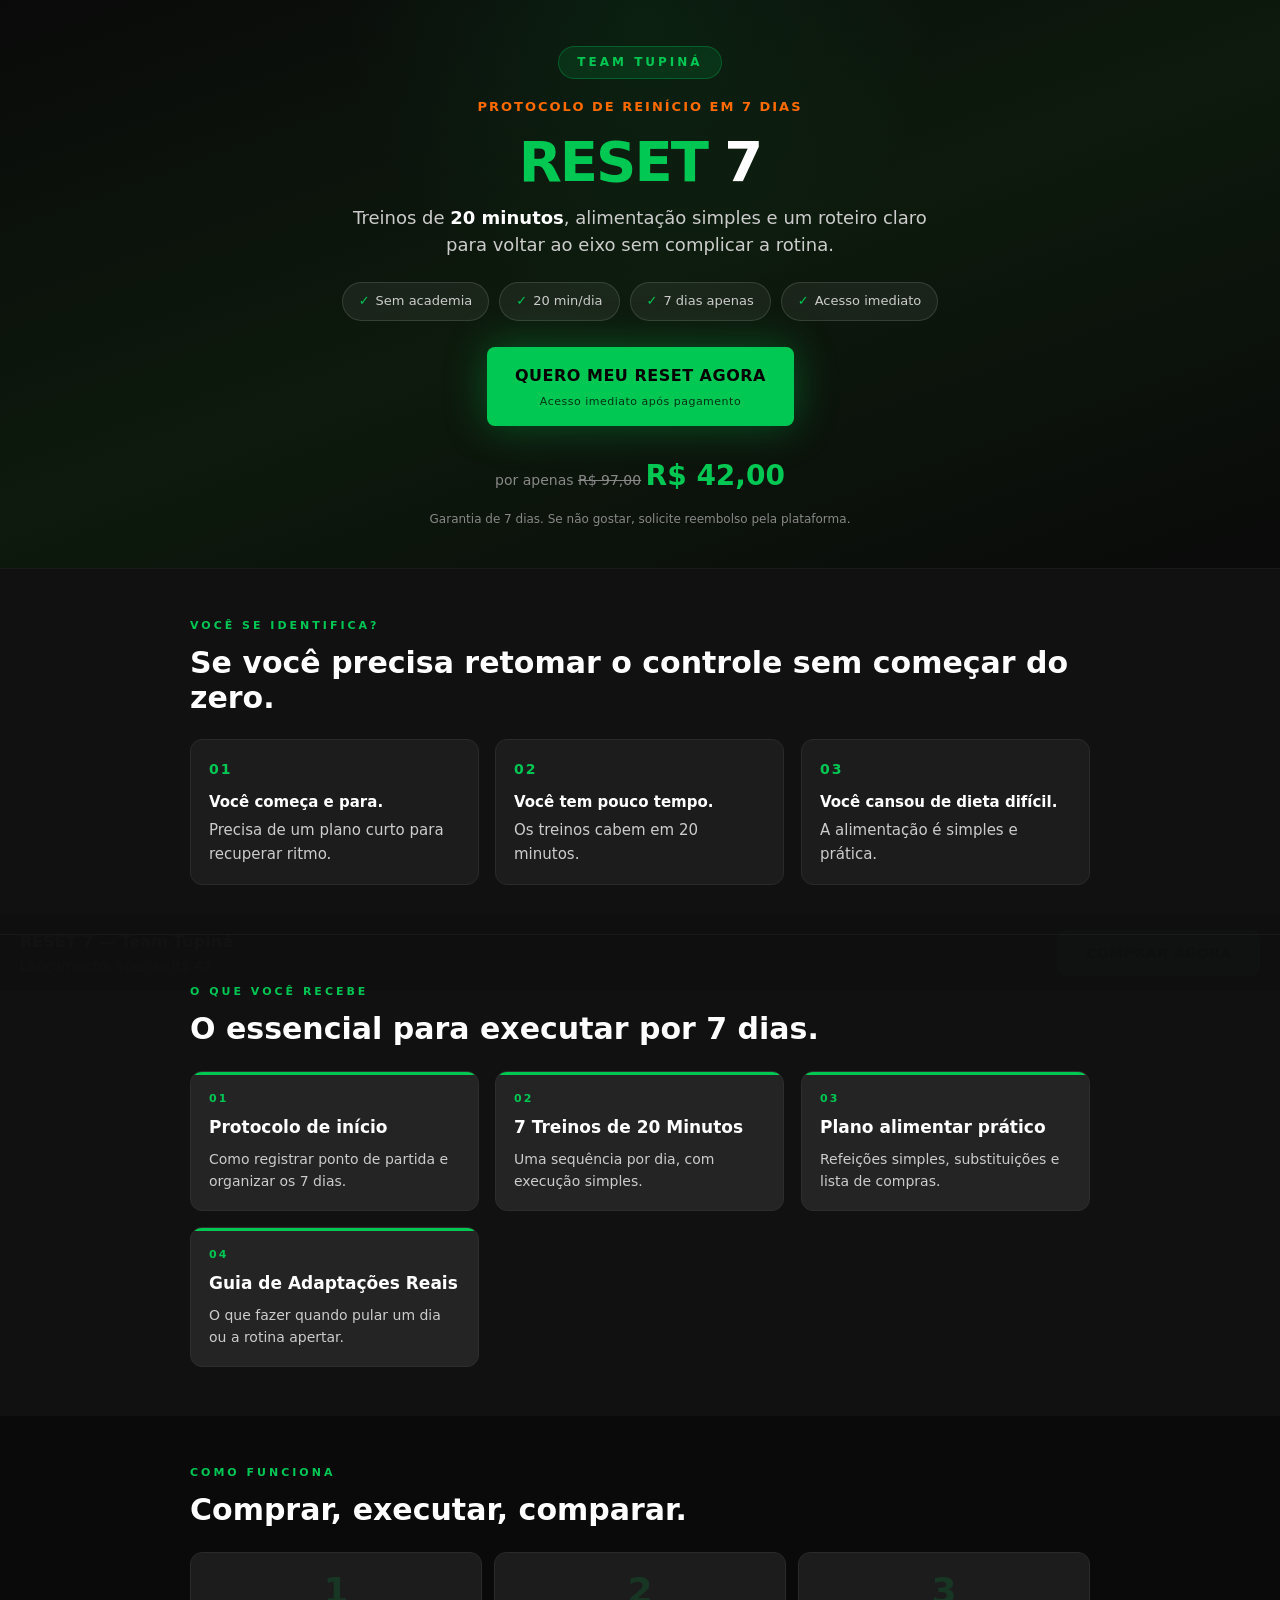
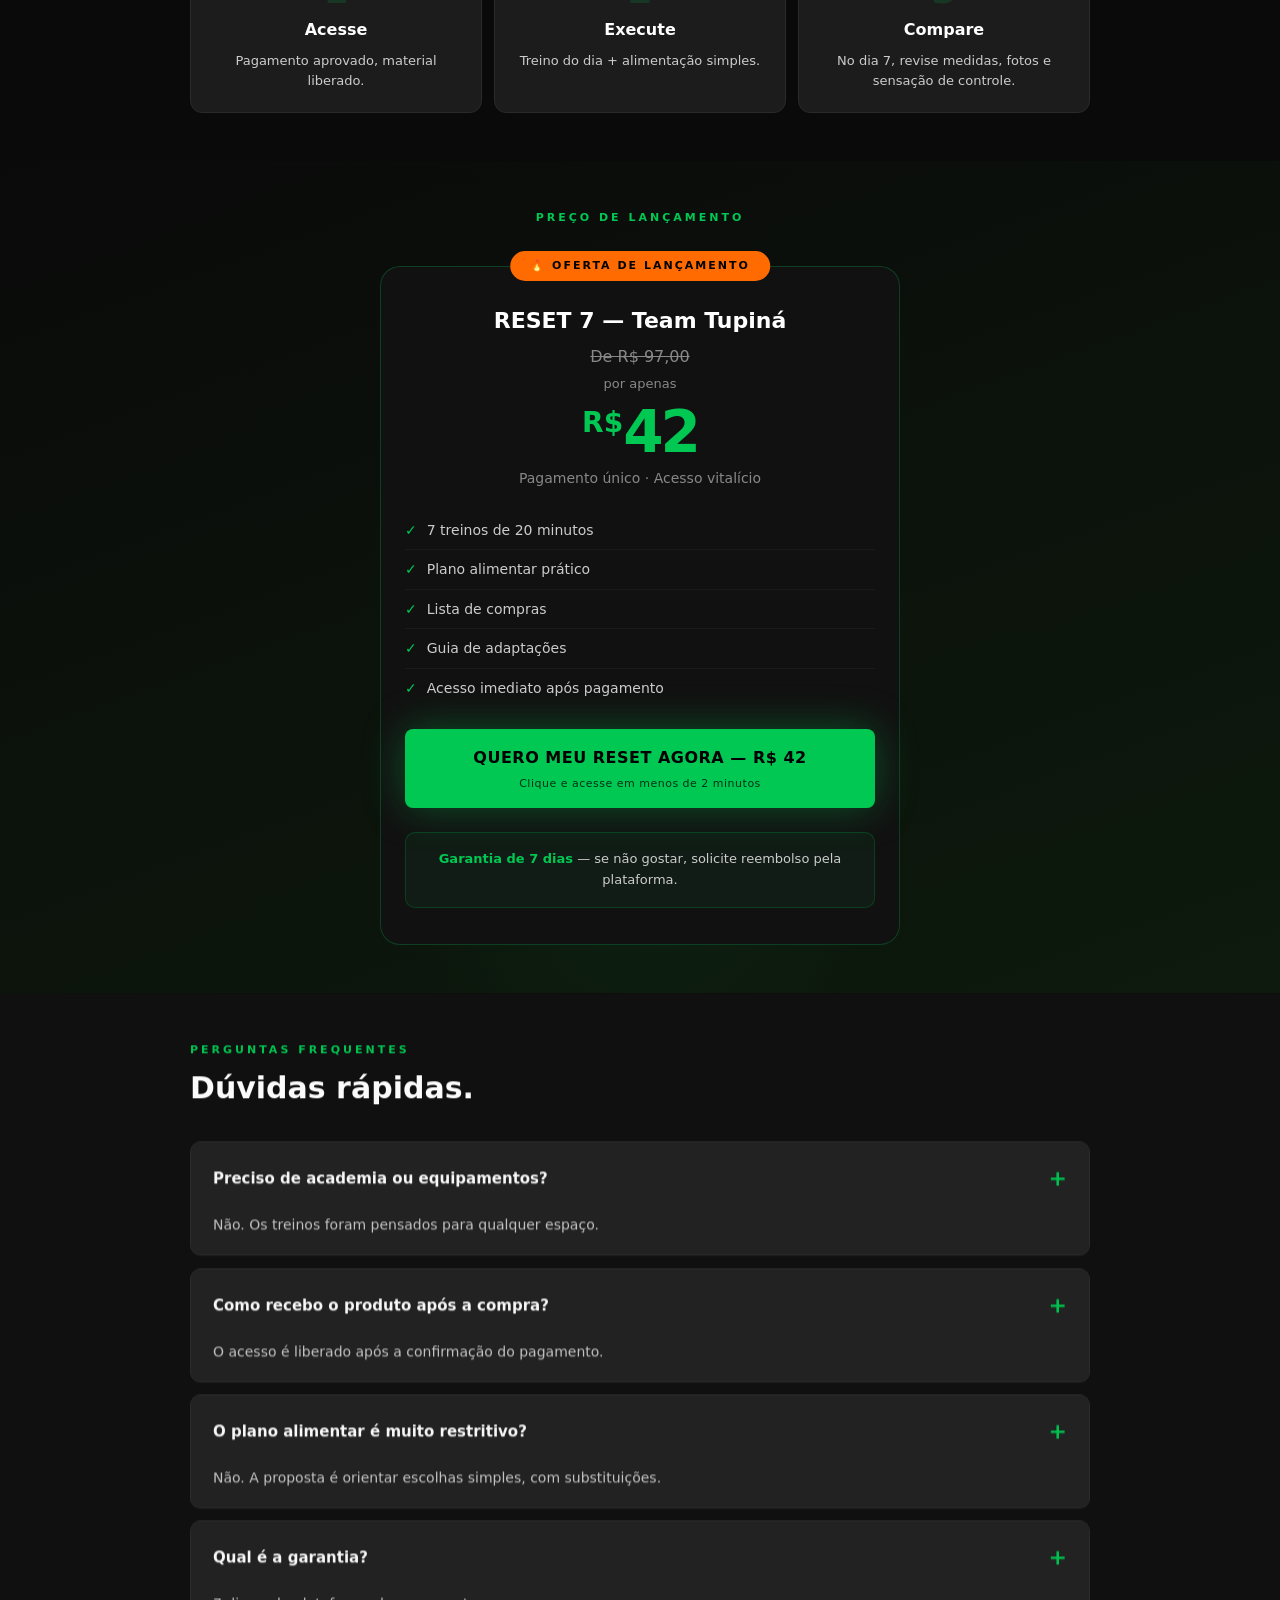
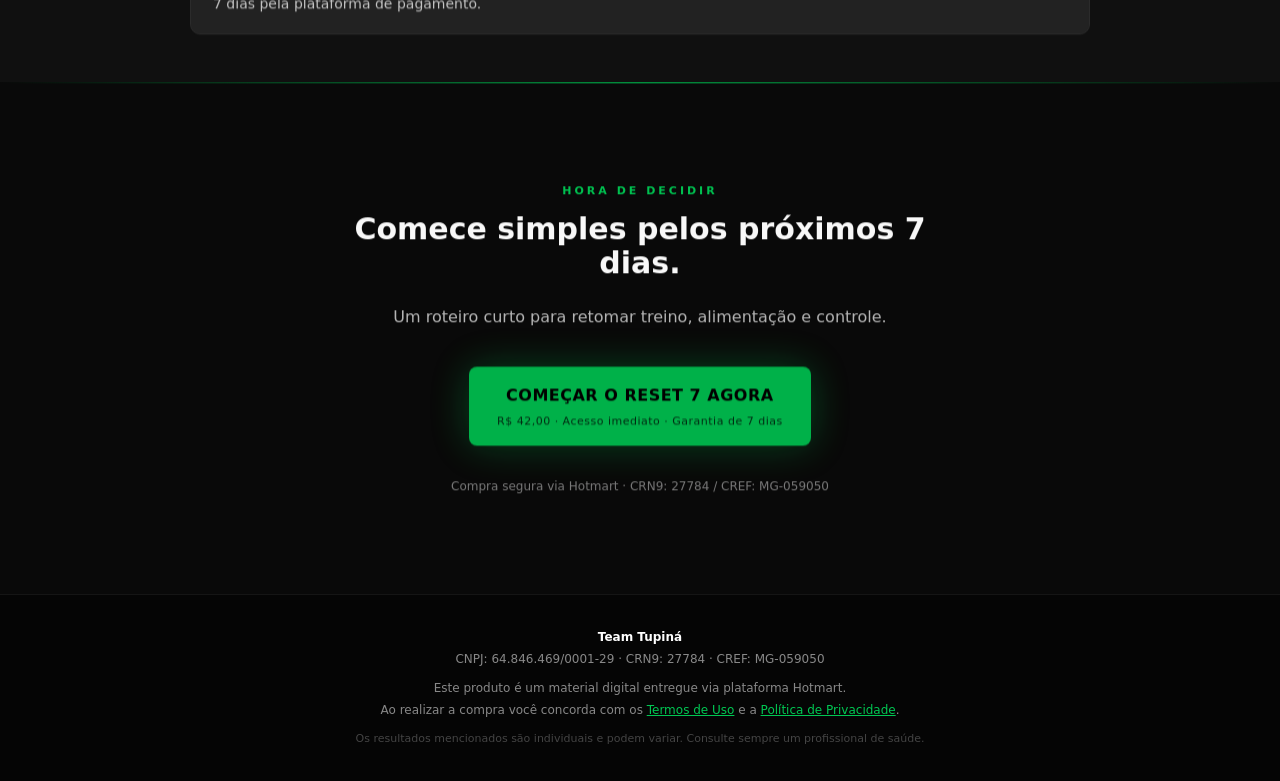
<file: reset-7.html>
<!DOCTYPE html>
<html lang="pt-BR">
<head>
<meta charset="UTF-8">
<meta name="viewport" content="width=device-width, initial-scale=1.0">
<title>RESET 7 | Treinos de 20 minutos por 7 dias</title>
<meta name="description" content="RESET 7 do Team Tupiná: treinos de 20 minutos, alimentação simples e roteiro prático para retomar a rotina em 7 dias.">
<link rel="icon" href="./assets/favicon.ico?v=brand-20260619-logo" sizes="any">
<link rel="icon" type="image/png" sizes="512x512" href="./assets/favicon-teamtupina.png?v=brand-20260619-logo">
<link rel="apple-touch-icon" sizes="512x512" href="./assets/favicon-teamtupina.png?v=brand-20260619-logo">
<link rel="manifest" href="./manifest.webmanifest">
<style>
  :root {
    --verde: #00C853;
    --verde-esc: #007A33;
    --preto: #0A0A0A;
    --cinza-dark: #111111;
    --cinza-med: #1C1C1C;
    --cinza-card: #242424;
    --branco: #FFFFFF;
    --laranja: #FF6B00;
    --cinza-text: #CCCCCC;
    --cinza-soft: #888888;
  }

  * { margin: 0; padding: 0; box-sizing: border-box; }
  html { scroll-behavior: smooth; }

  body {
    background: var(--preto);
    color: var(--branco);
    font-family: 'Segoe UI', system-ui, -apple-system, sans-serif;
    line-height: 1.6;
  }

  /* ===== HERO ===== */
  .hero {
    background: linear-gradient(160deg, #0A0A0A 0%, #0D1A0D 50%, #0A0A0A 100%);
    padding: 46px 20px 38px;
    text-align: center;
    position: relative;
    overflow: hidden;
  }
  .hero::before {
    content: '';
    position: absolute;
    top: -50%;
    left: 50%;
    transform: translateX(-50%);
    width: 600px;
    height: 600px;
    background: radial-gradient(circle, rgba(0,200,83,0.08) 0%, transparent 70%);
    pointer-events: none;
  }
  .brand-tag {
    display: inline-block;
    background: rgba(0,200,83,0.12);
    border: 1px solid rgba(0,200,83,0.3);
    color: var(--verde);
    font-size: 12px;
    font-weight: 700;
    letter-spacing: 3px;
    text-transform: uppercase;
    padding: 6px 18px;
    border-radius: 20px;
    margin-bottom: 18px;
  }
  .hero-pretitle {
    font-size: 13px;
    font-weight: 600;
    color: var(--laranja);
    letter-spacing: 2px;
    text-transform: uppercase;
    margin-bottom: 16px;
  }
  .hero h1 {
    font-size: 56px;
    font-weight: 900;
    color: var(--verde);
    line-height: 1;
    letter-spacing: -2px;
    margin-bottom: 14px;
  }
  .hero h1 span { color: var(--branco); }
  .hero-subtitle {
    font-size: 18px;
    color: var(--cinza-text);
    max-width: 620px;
    margin: 0 auto 24px;
    font-weight: 400;
    line-height: 1.5;
  }
  .hero-subtitle strong { color: var(--branco); font-weight: 700; }

  .hero-pills {
    display: flex;
    flex-wrap: wrap;
    gap: 10px;
    justify-content: center;
    margin-bottom: 26px;
  }
  .pill {
    background: rgba(255,255,255,0.06);
    border: 1px solid rgba(255,255,255,0.12);
    padding: 8px 16px;
    border-radius: 30px;
    font-size: 13px;
    color: var(--cinza-text);
    font-weight: 500;
  }
  .pill span { color: var(--verde); margin-right: 6px; }

  /* CTA Button */
  .btn-cta {
    display: inline-block;
    background: var(--verde);
    color: #000;
    font-size: 16px;
    font-weight: 900;
    padding: 16px 28px;
    border-radius: 8px;
    text-decoration: none;
    letter-spacing: 0.5px;
    transition: all 0.2s;
    box-shadow: 0 0 40px rgba(0,200,83,0.35);
    position: relative;
    overflow: hidden;
  }
  .btn-cta::after {
    content: '';
    position: absolute;
    top: 0; left: -100%;
    width: 100%; height: 100%;
    background: linear-gradient(90deg, transparent, rgba(255,255,255,0.2), transparent);
    transition: left 0.5s;
  }
  .btn-cta:hover::after { left: 100%; }
  .btn-cta:hover { transform: translateY(-2px); box-shadow: 0 0 60px rgba(0,200,83,0.5); }
  .btn-cta-sub {
    display: block;
    font-size: 11px;
    font-weight: 400;
    margin-top: 4px;
    opacity: 0.75;
    letter-spacing: 0.5px;
  }

  .price-tag {
    margin-top: 20px;
    font-size: 14px;
    color: var(--cinza-soft);
  }
  .price-tag strong { color: var(--verde); font-size: 28px; font-weight: 900; }
  .price-tag del { color: var(--cinza-soft); text-decoration: line-through; }

  .guarantee-note {
    margin-top: 12px;
    font-size: 12px;
    color: var(--cinza-soft);
    display: flex;
    align-items: center;
    justify-content: center;
    gap: 6px;
  }

  .guarantee-note-spaced { margin-top: 24px; }

  /* ===== SECTION BASE ===== */
  section { padding: 48px 20px; }
  .container { max-width: 900px; margin: 0 auto; }
  .section-label {
    font-size: 11px;
    font-weight: 700;
    letter-spacing: 3px;
    text-transform: uppercase;
    color: var(--verde);
    margin-bottom: 12px;
  }
  .section-label-center { text-align: center; margin-bottom: 40px; }
  .section-title {
    font-size: 30px;
    font-weight: 900;
    line-height: 1.15;
    margin-bottom: 16px;
  }
  .section-title em { color: var(--verde); font-style: normal; }
  .section-body {
    font-size: 16px;
    color: var(--cinza-text);
    line-height: 1.7;
    max-width: 680px;
  }
  .final-title { max-width: 600px; margin: 0 auto 20px; }
  .final-body { text-align: center; max-width: 520px; margin: 0 auto 36px; }

  /* ===== DOR ===== */
  .dor-section { background: var(--cinza-dark); border-top: 1px solid #1a1a1a; border-bottom: 1px solid #1a1a1a; }
  .dor-grid {
    display: grid;
    grid-template-columns: repeat(auto-fit, minmax(240px, 1fr));
    gap: 16px;
    margin-top: 24px;
  }
  .dor-card {
    background: var(--cinza-med);
    border: 1px solid #2a2a2a;
    border-radius: 12px;
    padding: 18px;
  }
  .dor-card .icon { font-size: 14px; margin-bottom: 10px; display: block; color: var(--verde); font-weight: 900; letter-spacing: 2px; }
  .dor-card p { font-size: 15px; color: var(--cinza-text); line-height: 1.6; }
  .dor-card p strong { color: var(--branco); display: block; margin-bottom: 4px; }

  /* ===== SOLUCAO ===== */
  .solucao-section { background: var(--preto); }
  .solucao-highlight {
    background: linear-gradient(135deg, #0D1A0D, #111);
    border: 1px solid rgba(0,200,83,0.2);
    border-left: 4px solid var(--verde);
    border-radius: 12px;
    padding: 28px 32px;
    margin: 32px 0;
    font-size: 18px;
    font-weight: 600;
    color: var(--branco);
    line-height: 1.6;
  }
  .solucao-highlight em { color: var(--verde); font-style: normal; }

  /* ===== O QUE VOCE RECEBE ===== */
  .produto-section { background: var(--cinza-dark); }
  .modulos-grid {
    display: grid;
    grid-template-columns: repeat(auto-fit, minmax(260px, 1fr));
    gap: 16px;
    margin-top: 24px;
  }
  .modulo-card {
    background: var(--cinza-card);
    border: 1px solid #2d2d2d;
    border-radius: 12px;
    padding: 18px;
    position: relative;
    overflow: hidden;
  }
  .modulo-card::before {
    content: '';
    position: absolute;
    top: 0; left: 0; right: 0;
    height: 3px;
    background: var(--verde);
  }
  .modulo-num {
    font-size: 11px;
    font-weight: 700;
    letter-spacing: 2px;
    color: var(--verde);
    margin-bottom: 8px;
  }
  .modulo-title {
    font-size: 17px;
    font-weight: 800;
    color: var(--branco);
    margin-bottom: 10px;
    line-height: 1.3;
  }
  .modulo-desc {
    font-size: 14px;
    color: var(--cinza-text);
    line-height: 1.6;
  }

  /* ===== METODO ===== */
  .metodo-section { background: var(--preto); }
  .metodo-steps {
    display: grid;
    grid-template-columns: repeat(auto-fit, minmax(180px, 1fr));
    gap: 12px;
    margin-top: 24px;
  }
  .metodo-step {
    text-align: center;
    padding: 20px 16px;
    background: var(--cinza-med);
    border-radius: 12px;
    border: 1px solid #2a2a2a;
  }
  .metodo-step .number {
    font-size: 36px;
    font-weight: 900;
    color: var(--verde);
    opacity: 0.15;
    line-height: 1;
    margin-bottom: 8px;
  }
  .metodo-step h3 {
    font-size: 16px;
    font-weight: 800;
    color: var(--branco);
    margin-bottom: 8px;
  }
  .metodo-step p { font-size: 13px; color: var(--cinza-text); line-height: 1.6; }

  /* ===== RESULTADOS ===== */
  .resultados-section { background: var(--cinza-dark); }
  .resultados-grid {
    display: grid;
    grid-template-columns: repeat(auto-fit, minmax(200px, 1fr));
    gap: 16px;
    margin-top: 40px;
  }
  .resultado-card {
    background: var(--cinza-card);
    border: 1px solid #2d2d2d;
    border-radius: 12px;
    padding: 24px 20px;
    text-align: center;
  }
  .resultado-card .icon { font-size: 32px; margin-bottom: 12px; }
  .resultado-card h3 { font-size: 16px; font-weight: 800; color: var(--verde); margin-bottom: 6px; }
  .resultado-card p { font-size: 13px; color: var(--cinza-text); line-height: 1.5; }

  /* ===== OBJECOES ===== */
  .obj-section { background: var(--preto); }
  .obj-list {
    display: flex;
    flex-direction: column;
    gap: 16px;
    margin-top: 32px;
  }
  .obj-item {
    background: var(--cinza-med);
    border: 1px solid #2a2a2a;
    border-radius: 12px;
    padding: 22px 24px;
    display: grid;
    grid-template-columns: auto 1fr;
    gap: 16px;
    align-items: start;
  }
  .obj-q {
    background: rgba(255,107,0,0.12);
    border: 1px solid rgba(255,107,0,0.25);
    color: var(--laranja);
    font-size: 13px;
    font-weight: 700;
    padding: 4px 10px;
    border-radius: 6px;
    white-space: nowrap;
    margin-top: 2px;
  }
  .obj-a { font-size: 15px; color: var(--cinza-text); line-height: 1.65; }
  .obj-a strong { color: var(--branco); font-weight: 700; }

  /* ===== PRECO ===== */
  .preco-section {
    background: linear-gradient(160deg, #0A0A0A 0%, #0D1A0D 100%);
    text-align: center;
    position: relative;
    overflow: hidden;
  }
  .preco-section::before {
    content: '';
    position: absolute;
    bottom: -100px;
    left: 50%;
    transform: translateX(-50%);
    width: 500px;
    height: 500px;
    background: radial-gradient(circle, rgba(0,200,83,0.07) 0%, transparent 70%);
    pointer-events: none;
  }
  .preco-box {
    background: var(--cinza-dark);
    border: 1px solid rgba(0,200,83,0.25);
    border-radius: 20px;
    padding: 36px 24px;
    max-width: 520px;
    margin: 0 auto;
    position: relative;
  }
  .preco-badge {
    position: absolute;
    top: -16px;
    left: 50%;
    transform: translateX(-50%);
    background: var(--laranja);
    color: #000;
    font-size: 11px;
    font-weight: 900;
    letter-spacing: 2px;
    padding: 6px 20px;
    border-radius: 20px;
    text-transform: uppercase;
    white-space: nowrap;
  }
  .preco-produto-name {
    font-size: 22px;
    font-weight: 900;
    color: var(--branco);
    margin-bottom: 6px;
  }
  .preco-de {
    font-size: 16px;
    color: var(--cinza-soft);
    text-decoration: line-through;
    margin-bottom: 4px;
  }
  .preco-por { font-size: 13px; color: var(--cinza-soft); margin-bottom: 8px; }
  .preco-valor {
    font-size: 58px;
    font-weight: 900;
    color: var(--verde);
    line-height: 1;
    letter-spacing: -3px;
    margin-bottom: 6px;
  }
  .preco-valor sup { font-size: 28px; vertical-align: super; letter-spacing: 0; }
  .preco-parcelas {
    font-size: 14px;
    color: var(--cinza-soft);
    margin-bottom: 22px;
  }
  .preco-includes {
    text-align: left;
    margin-bottom: 22px;
  }
  .preco-include-item {
    display: flex;
    align-items: center;
    gap: 10px;
    font-size: 14px;
    color: var(--cinza-text);
    padding: 8px 0;
    border-bottom: 1px solid #1a1a1a;
  }
  .preco-include-item:last-child { border-bottom: none; }
  .preco-include-item span.check { color: var(--verde); font-weight: 700; flex-shrink: 0; }
  .garantia-box {
    background: rgba(0,200,83,0.06);
    border: 1px solid rgba(0,200,83,0.2);
    border-radius: 10px;
    padding: 16px 20px;
    margin-top: 24px;
    font-size: 13px;
    color: var(--cinza-text);
    text-align: center;
  }
  .garantia-box strong { color: var(--verde); }

  /* ===== FAQ ===== */
  .faq-section { background: var(--cinza-dark); }
  .faq-list { display: flex; flex-direction: column; gap: 12px; margin-top: 36px; }
  .faq-item {
    background: var(--cinza-card);
    border: 1px solid #2d2d2d;
    border-radius: 10px;
    overflow: hidden;
  }
  .faq-q {
    padding: 18px 22px;
    font-size: 15px;
    font-weight: 700;
    color: var(--branco);
    cursor: pointer;
    display: flex;
    justify-content: space-between;
    align-items: center;
    gap: 12px;
  }
  .faq-q::after { content: '+'; color: var(--verde); font-size: 22px; flex-shrink: 0; }
  .faq-a {
    padding: 0 22px 18px;
    font-size: 14px;
    color: var(--cinza-text);
    line-height: 1.65;
  }

  /* ===== FINAL CTA ===== */
  .final-cta {
    background: var(--preto);
    text-align: center;
    padding: 100px 20px;
    position: relative;
  }
  .final-cta::before {
    content: '';
    position: absolute;
    top: 0; left: 0; right: 0;
    height: 1px;
    background: linear-gradient(90deg, transparent, var(--verde), transparent);
  }

  /* ===== FOOTER ===== */
  footer {
    background: #050505;
    border-top: 1px solid #1a1a1a;
    padding: 32px 20px;
    text-align: center;
    font-size: 12px;
    color: var(--cinza-soft);
    line-height: 1.8;
  }

  /* Sticky CTA bar */
  .sticky-bar {
    position: fixed;
    bottom: 0; left: 0; right: 0;
    background: rgba(10,10,10,0.95);
    backdrop-filter: blur(12px);
    border-top: 1px solid rgba(0,200,83,0.2);
    padding: 14px 20px;
    display: flex;
    align-items: center;
    justify-content: space-between;
    gap: 16px;
    z-index: 100;
    transform: translateY(100%);
    transition: transform 0.3s ease;
  }
  .sticky-bar.visible { transform: translateY(0); }
  .sticky-bar .sticky-text { font-size: 14px; color: var(--cinza-text); }
  .sticky-bar .sticky-text strong { color: var(--branco); display: block; font-size: 16px; }
  .sticky-bar .btn-cta { padding: 12px 28px; font-size: 14px; white-space: nowrap; }
  .btn-cta-full { width: 100%; text-align: center; display: block; }
  .sticky-button { font-size: 14px; padding: 12px 24px; }
  .footer-title-strong { color: #fff; }
  .footer-links-line { margin-top: 8px; }
  .footer-links-line a { color: var(--verde); }
  .footer-disclaimer { margin-top: 8px; font-size: 11px; color: #444; }

  @media (max-width: 600px) {
    .sticky-bar .sticky-text { display: none; }
    .sticky-bar .btn-cta { width: 100%; text-align: center; }
    .hero h1 { font-size: 48px; }
    .hero-subtitle { font-size: 16px; }
    .section-title { font-size: 27px; }
    .btn-cta { width: 100%; }
    .preco-valor { font-size: 52px; }
    .preco-box { padding: 32px 20px; }
  }

  body.motion-ready .motion-reveal {
    opacity: 0;
    transform: translateY(22px);
  }

  body.motion-ready .motion-reveal.is-visible {
    opacity: 1;
    transform: translateY(0);
  }

  .btn-cta,
  .dor-card,
  .modulo-card,
  .metodo-step,
  .faq-item,
  .preco-box {
    will-change: transform;
  }

  .btn-cta.is-pressed {
    transform: translateY(1px) scale(0.985);
  }

  .sticky-bar.motion-managed {
    opacity: 0;
    transform: translateY(120%);
    transition: none;
  }

  @media (prefers-reduced-motion: reduce) {
    body.motion-ready .motion-reveal,
    body.motion-ready .motion-reveal.is-visible,
    .sticky-bar.motion-managed,
    .btn-cta.is-pressed {
      opacity: 1;
      transform: none;
      transition: none;
    }
  }
</style>
</head>
<body>

<!-- ===== HERO ===== -->
<section class="hero">
  <div class="container">
    <div class="brand-tag">TEAM TUPINÁ</div>
    <p class="hero-pretitle">Protocolo de reinício em 7 dias</p>
    <h1>RESET <span>7</span></h1>
    <p class="hero-subtitle">
      Treinos de <strong>20 minutos</strong>, alimentação simples e um roteiro claro para voltar ao eixo sem complicar a rotina.
    </p>
    <div class="hero-pills">
      <div class="pill"><span>✓</span>Sem academia</div>
      <div class="pill"><span>✓</span>20 min/dia</div>
      <div class="pill"><span>✓</span>7 dias apenas</div>
      <div class="pill"><span>✓</span>Acesso imediato</div>
    </div>

    <a href="#comprar" class="btn-cta">
      QUERO MEU RESET AGORA
      <span class="btn-cta-sub">Acesso imediato após pagamento</span>
    </a>

    <div class="price-tag">
      por apenas <del>R$ 97,00</del> <strong>R$ 42,00</strong>
    </div>
    <div class="guarantee-note">Garantia de 7 dias. Se não gostar, solicite reembolso pela plataforma.</div>
  </div>
</section>

<!-- ===== DOR ===== -->
<section class="dor-section">
  <div class="container">
    <div class="section-label">Você se identifica?</div>
    <h2 class="section-title">Se você precisa retomar o controle sem começar do zero.</h2>
    <div class="dor-grid">
      <div class="dor-card">
        <span class="icon">01</span>
        <p><strong>Você começa e para.</strong> Precisa de um plano curto para recuperar ritmo.</p>
      </div>
      <div class="dor-card">
        <span class="icon">02</span>
        <p><strong>Você tem pouco tempo.</strong> Os treinos cabem em 20 minutos.</p>
      </div>
      <div class="dor-card">
        <span class="icon">03</span>
        <p><strong>Você cansou de dieta difícil.</strong> A alimentação é simples e prática.</p>
      </div>
    </div>
  </div>
</section>

<!-- ===== PRODUTO ===== -->
<section class="produto-section">
  <div class="container">
    <div class="section-label">O que você recebe</div>
    <h2 class="section-title">O essencial para executar por 7 dias.</h2>
    <div class="modulos-grid">
      <div class="modulo-card">
        <div class="modulo-num">01</div>
        <div class="modulo-title">Protocolo de início</div>
        <div class="modulo-desc">Como registrar ponto de partida e organizar os 7 dias.</div>
      </div>
      <div class="modulo-card">
        <div class="modulo-num">02</div>
        <div class="modulo-title">7 Treinos de 20 Minutos</div>
        <div class="modulo-desc">Uma sequência por dia, com execução simples.</div>
      </div>
      <div class="modulo-card">
        <div class="modulo-num">03</div>
        <div class="modulo-title">Plano alimentar prático</div>
        <div class="modulo-desc">Refeições simples, substituições e lista de compras.</div>
      </div>
      <div class="modulo-card">
        <div class="modulo-num">04</div>
        <div class="modulo-title">Guia de Adaptações Reais</div>
        <div class="modulo-desc">O que fazer quando pular um dia ou a rotina apertar.</div>
      </div>
    </div>
  </div>
</section>

<!-- ===== METODO ===== -->
<section class="metodo-section">
  <div class="container">
    <div class="section-label">Como funciona</div>
    <h2 class="section-title">Comprar, executar, comparar.</h2>
    <div class="metodo-steps">
      <div class="metodo-step">
        <div class="number">1</div>
        <h3>Acesse</h3>
        <p>Pagamento aprovado, material liberado.</p>
      </div>
      <div class="metodo-step">
        <div class="number">2</div>
        <h3>Execute</h3>
        <p>Treino do dia + alimentação simples.</p>
      </div>
      <div class="metodo-step">
        <div class="number">3</div>
        <h3>Compare</h3>
        <p>No dia 7, revise medidas, fotos e sensação de controle.</p>
      </div>
    </div>
  </div>
</section>

<!-- ===== PRECO ===== -->
<section class="preco-section" id="comprar">
  <div class="container">
    <div class="section-label section-label-center">Preço de Lançamento</div>
    <div class="preco-box">
      <div class="preco-badge">🔥 OFERTA DE LANÇAMENTO</div>
      <div class="preco-produto-name">RESET 7 — Team Tupiná</div>
      <div class="preco-de">De R$ 97,00</div>
      <div class="preco-por">por apenas</div>
      <div class="preco-valor"><sup>R$</sup>42</div>
      <div class="preco-parcelas">Pagamento único · Acesso vitalício</div>

      <div class="preco-includes">
        <div class="preco-include-item"><span class="check">✓</span> 7 treinos de 20 minutos</div>
        <div class="preco-include-item"><span class="check">✓</span> Plano alimentar prático</div>
        <div class="preco-include-item"><span class="check">✓</span> Lista de compras</div>
        <div class="preco-include-item"><span class="check">✓</span> Guia de adaptações</div>
        <div class="preco-include-item"><span class="check">✓</span> Acesso imediato após pagamento</div>
      </div>

      <a href="#" class="btn-cta btn-cta-full">
        QUERO MEU RESET AGORA — R$ 42
        <span class="btn-cta-sub">Clique e acesse em menos de 2 minutos</span>
      </a>

      <div class="garantia-box">
        <strong>Garantia de 7 dias</strong> — se não gostar, solicite reembolso pela plataforma.
      </div>
    </div>
  </div>
</section>

<!-- ===== FAQ ===== -->
<section class="faq-section">
  <div class="container">
    <div class="section-label">Perguntas frequentes</div>
    <h2 class="section-title">Dúvidas rápidas.</h2>
    <div class="faq-list">
      <div class="faq-item">
        <div class="faq-q">Preciso de academia ou equipamentos?</div>
        <div class="faq-a">Não. Os treinos foram pensados para qualquer espaço.</div>
      </div>
      <div class="faq-item">
        <div class="faq-q">Como recebo o produto após a compra?</div>
        <div class="faq-a">O acesso é liberado após a confirmação do pagamento.</div>
      </div>
      <div class="faq-item">
        <div class="faq-q">O plano alimentar é muito restritivo?</div>
        <div class="faq-a">Não. A proposta é orientar escolhas simples, com substituições.</div>
      </div>
      <div class="faq-item">
        <div class="faq-q">Qual é a garantia?</div>
        <div class="faq-a">7 dias pela plataforma de pagamento.</div>
      </div>
    </div>
  </div>
</section>

<!-- ===== FINAL CTA ===== -->
<section class="final-cta">
  <div class="container">
    <div class="section-label">Hora de decidir</div>
    <h2 class="section-title final-title">Comece simples pelos próximos 7 dias.</h2>
    <p class="section-body final-body">
      Um roteiro curto para retomar treino, alimentação e controle.
    </p>
    <a href="#comprar" class="btn-cta">
      COMEÇAR O RESET 7 AGORA
      <span class="btn-cta-sub">R$ 42,00 · Acesso imediato · Garantia de 7 dias</span>
    </a>
    <div class="guarantee-note guarantee-note-spaced">
      Compra segura via Hotmart · CRN9: 27784 / CREF: MG-059050
    </div>
  </div>
</section>

<!-- ===== FOOTER ===== -->
<footer>
  <p><strong class="footer-title-strong">Team Tupiná</strong></p>
  <p>CNPJ: 64.846.469/0001-29 · CRN9: 27784 · CREF: MG-059050</p>
  <p class="footer-links-line">
    Este produto é um material digital entregue via plataforma Hotmart.<br>
    Ao realizar a compra você concorda com os <a href="./terms.html">Termos de Uso</a> e a <a href="./privacy.html">Política de Privacidade</a>.
  </p>
  <p class="footer-disclaimer">
    Os resultados mencionados são individuais e podem variar. Consulte sempre um profissional de saúde.
  </p>
</footer>

<!-- Sticky bar -->
<div class="sticky-bar" id="stickyBar">
  <div class="sticky-text">
    <strong>RESET 7 — Team Tupiná</strong>
    Lançamento: apenas R$ 42
  </div>
  <a href="#comprar" class="btn-cta sticky-button">
    COMPRAR AGORA
  </a>
</div>

<script src="./assets/vendor/anime.umd.min.js"></script>
<script>
  (() => {
    const sticky = document.getElementById('stickyBar');
    const reduceMotion = window.matchMedia('(prefers-reduced-motion: reduce)').matches;
    const animeEngine = window.anime;
    const animate = animeEngine?.animate || (typeof animeEngine === 'function' ? animeEngine : null);
    let stickyVisible = false;
    document.documentElement.dataset.motionEngine = animate ? (reduceMotion ? 'animejs-reduced' : 'animejs') : 'fallback';

    const runMotion = (targets, params = {}) => {
      if (!animate || reduceMotion) return null;
      if (animate === animeEngine?.animate) return animate(targets, params);
      return animate({ targets, ...params });
    };

    document.body.classList.add('motion-ready');
    document
      .querySelectorAll('section, .hero .container > *, .dor-card, .modulo-card, .metodo-step, .preco-box, .faq-item, .final-cta .container > *')
      .forEach((element) => element.classList.add('motion-reveal'));

    const revealObserver = 'IntersectionObserver' in window
      ? new IntersectionObserver((entries) => {
          entries.forEach((entry) => {
            if (!entry.isIntersecting) return;
            entry.target.classList.add('is-visible');
            runMotion(entry.target, {
              opacity: [0, 1],
              translateY: [24, 0],
              duration: 700,
              easing: 'easeOutCubic',
            });
            revealObserver.unobserve(entry.target);
          });
        }, { threshold: 0.14, rootMargin: '0px 0px -8% 0px' })
      : null;

    document.querySelectorAll('.motion-reveal').forEach((element, index) => {
      if (reduceMotion || !revealObserver) {
        element.classList.add('is-visible');
        return;
      }
      element.style.transitionDelay = `${Math.min(index % 4, 3) * 42}ms`;
      revealObserver.observe(element);
    });

    runMotion('.hero h1, .hero-subtitle, .hero-pills .pill, .price-tag, .hero .btn-cta', {
      opacity: [0, 1],
      translateY: [18, 0],
      delay: (_, index) => index * 70,
      duration: 760,
      easing: 'easeOutCubic',
    });

    const updateSticky = () => {
      if (!sticky) return;
      const shouldShow = window.scrollY > 600;
      sticky.classList.toggle('visible', shouldShow);
      if (shouldShow === stickyVisible) return;
      stickyVisible = shouldShow;
      sticky.classList.add('motion-managed');
      runMotion(sticky, {
        opacity: shouldShow ? [0, 1] : [1, 0],
        translateY: shouldShow ? ['120%', '0%'] : ['0%', '120%'],
        duration: 360,
        easing: 'easeOutCubic',
      });
    };

    document.querySelectorAll('a[href^="#"]').forEach((anchor) => {
      anchor.addEventListener('click', (event) => {
        const target = document.querySelector(anchor.getAttribute('href'));
        if (!target) return;
        event.preventDefault();
        target.scrollIntoView({ behavior: 'smooth', block: 'start' });
      });
    });

    document.querySelectorAll('.btn-cta').forEach((button) => {
      button.addEventListener('pointerdown', () => button.classList.add('is-pressed'));
      ['pointerup', 'pointercancel', 'pointerleave', 'blur'].forEach((eventName) => {
        button.addEventListener(eventName, () => button.classList.remove('is-pressed'));
      });
    });

    updateSticky();
    window.addEventListener('scroll', updateSticky, { passive: true });
  })();
</script>
</body>
</html>
</file>
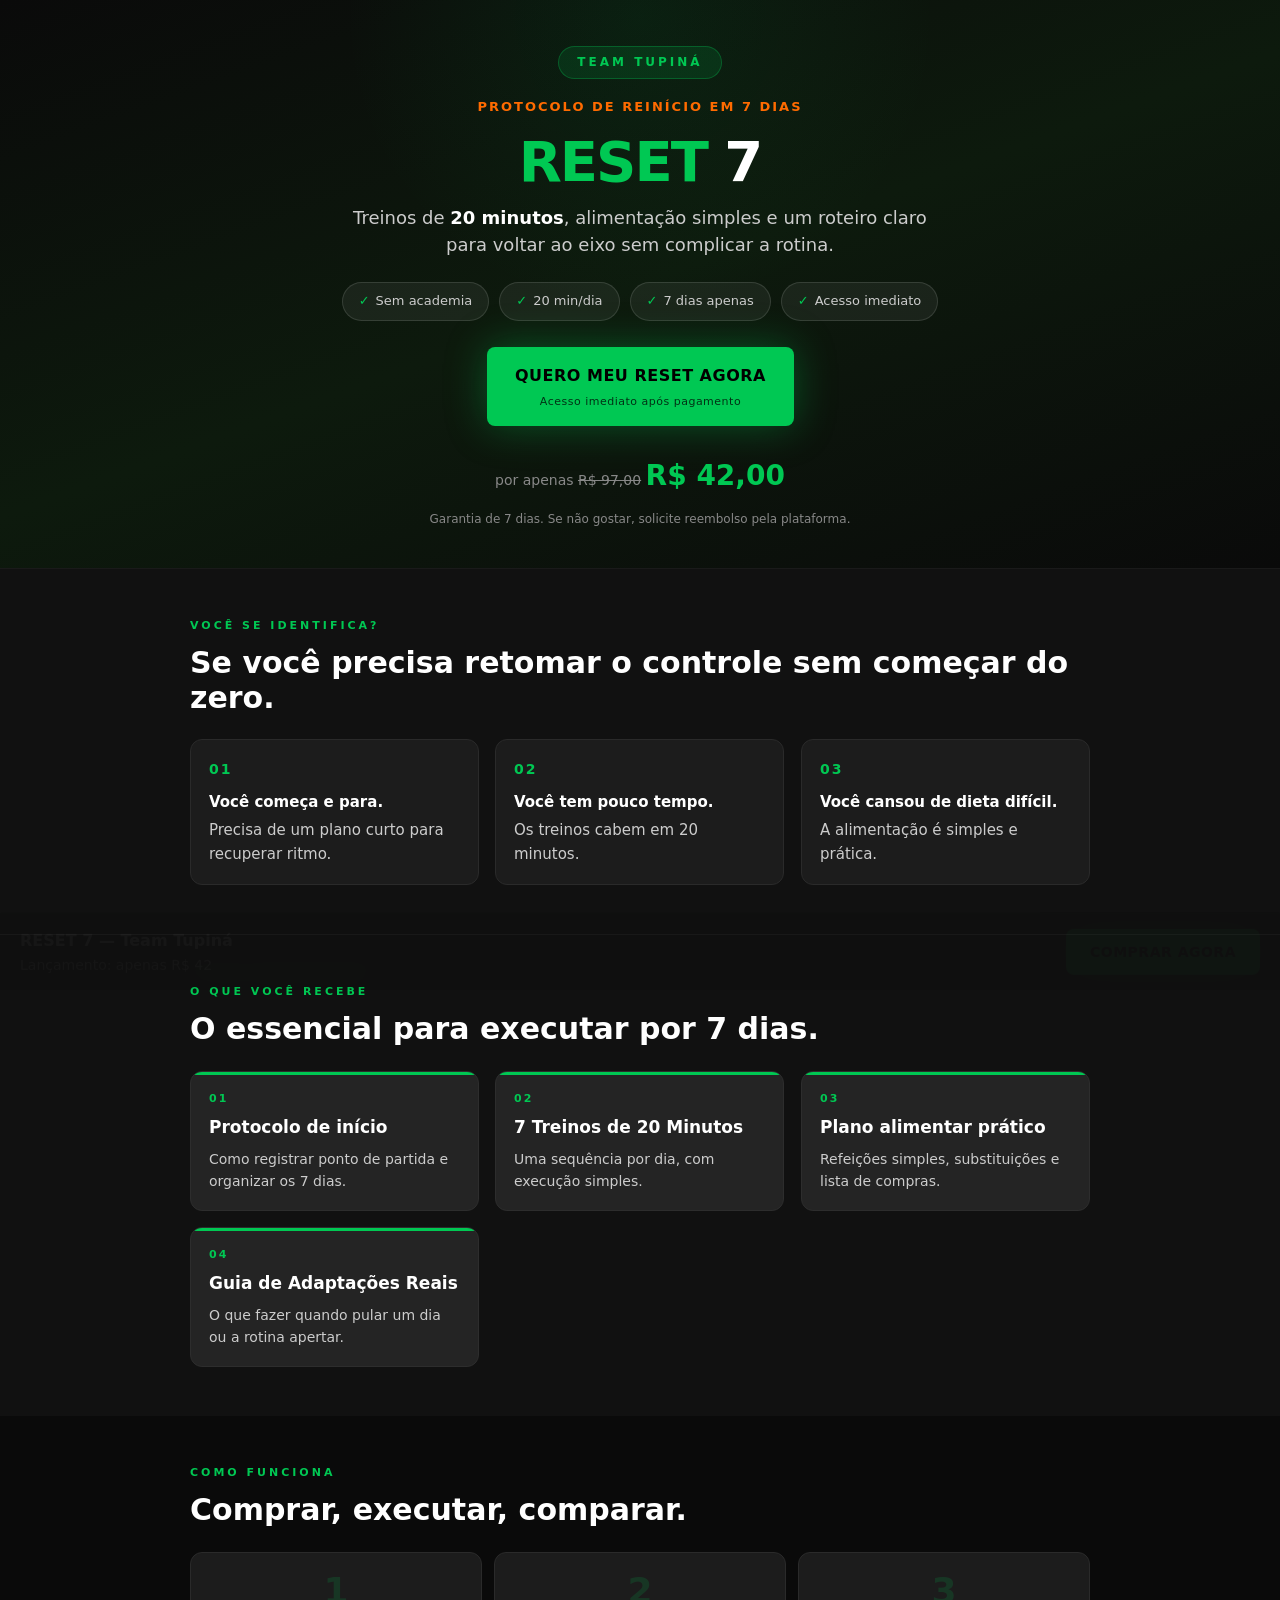
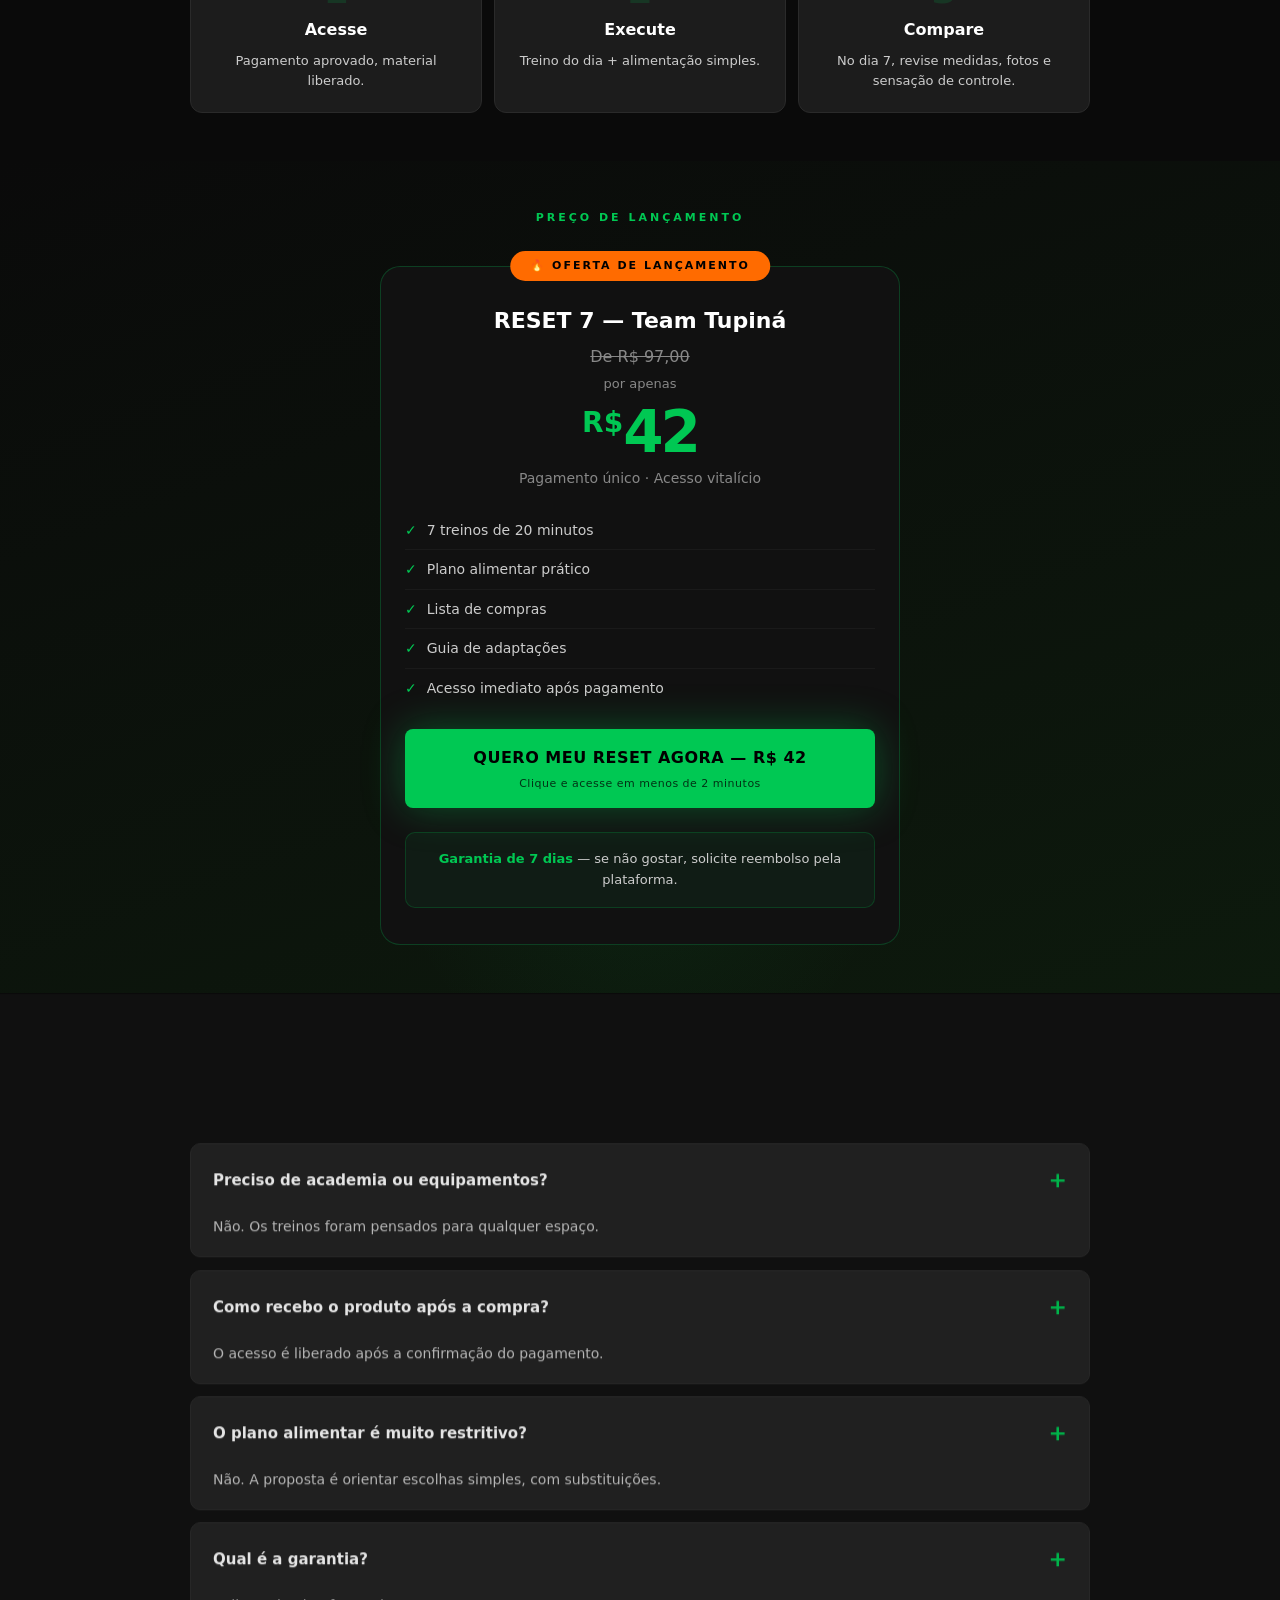
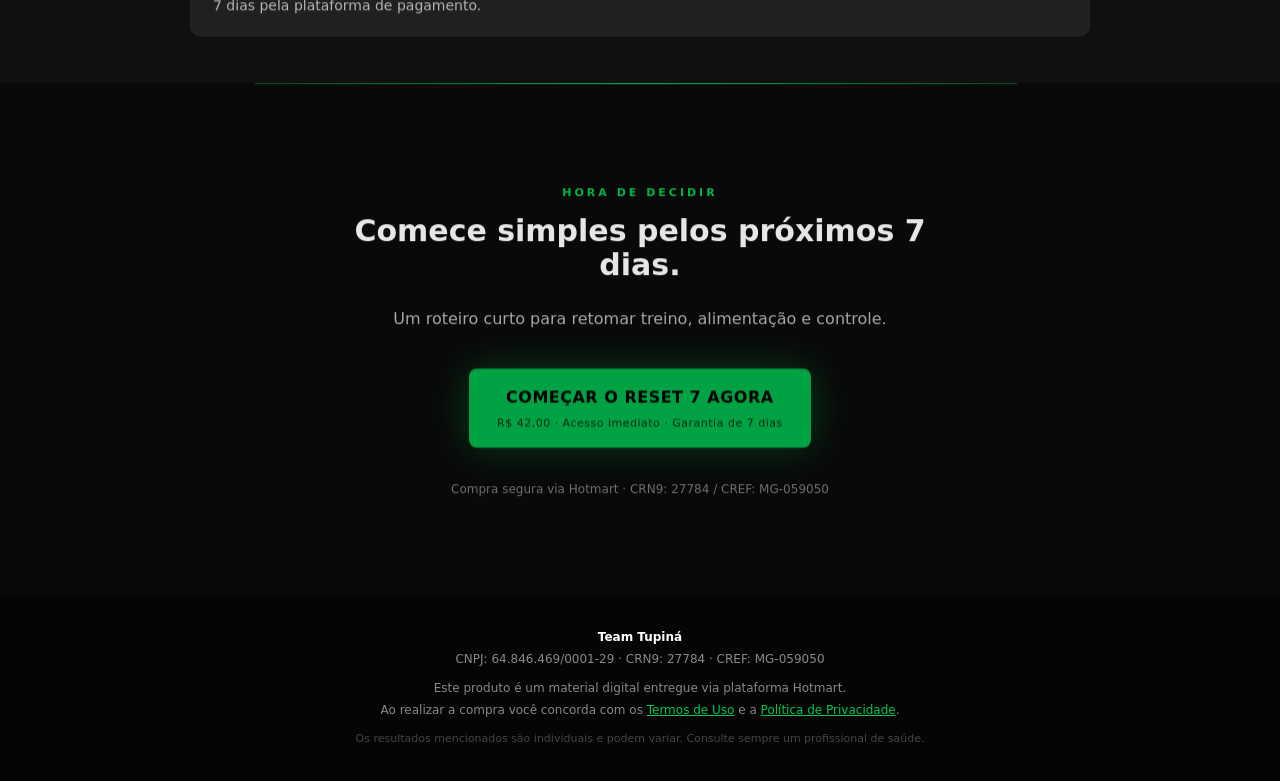
<file: RESET7_LandingPage_Vendas.html>
<!DOCTYPE html>
<html lang="pt-BR">
<head>
<meta charset="UTF-8">
<meta name="viewport" content="width=device-width, initial-scale=1.0">
<title>RESET 7 | Treinos de 20 minutos por 7 dias</title>
<meta name="description" content="RESET 7 do Team Tupiná: treinos de 20 minutos, alimentação simples e roteiro prático para retomar a rotina em 7 dias.">
<link rel="icon" href="./assets/favicon.ico?v=brand-20260619-logo" sizes="any">
<link rel="icon" type="image/png" sizes="512x512" href="./assets/favicon-teamtupina.png?v=brand-20260619-logo">
<link rel="apple-touch-icon" sizes="512x512" href="./assets/favicon-teamtupina.png?v=brand-20260619-logo">
<link rel="manifest" href="./manifest.webmanifest">
<style>
  :root {
    --verde: #00C853;
    --verde-esc: #007A33;
    --preto: #0A0A0A;
    --cinza-dark: #111111;
    --cinza-med: #1C1C1C;
    --cinza-card: #242424;
    --branco: #FFFFFF;
    --laranja: #FF6B00;
    --cinza-text: #CCCCCC;
    --cinza-soft: #888888;
  }

  * { margin: 0; padding: 0; box-sizing: border-box; }
  html { scroll-behavior: smooth; }

  body {
    background: var(--preto);
    color: var(--branco);
    font-family: 'Segoe UI', system-ui, -apple-system, sans-serif;
    line-height: 1.6;
  }

  /* ===== HERO ===== */
  .hero {
    background: linear-gradient(160deg, #0A0A0A 0%, #0D1A0D 50%, #0A0A0A 100%);
    padding: 46px 20px 38px;
    text-align: center;
    position: relative;
    overflow: hidden;
  }
  .hero::before {
    content: '';
    position: absolute;
    top: -50%;
    left: 50%;
    transform: translateX(-50%);
    width: 600px;
    height: 600px;
    background: radial-gradient(circle, rgba(0,200,83,0.08) 0%, transparent 70%);
    pointer-events: none;
  }
  .brand-tag {
    display: inline-block;
    background: rgba(0,200,83,0.12);
    border: 1px solid rgba(0,200,83,0.3);
    color: var(--verde);
    font-size: 12px;
    font-weight: 700;
    letter-spacing: 3px;
    text-transform: uppercase;
    padding: 6px 18px;
    border-radius: 20px;
    margin-bottom: 18px;
  }
  .hero-pretitle {
    font-size: 13px;
    font-weight: 600;
    color: var(--laranja);
    letter-spacing: 2px;
    text-transform: uppercase;
    margin-bottom: 16px;
  }
  .hero h1 {
    font-size: 56px;
    font-weight: 900;
    color: var(--verde);
    line-height: 1;
    letter-spacing: -2px;
    margin-bottom: 14px;
  }
  .hero h1 span { color: var(--branco); }
  .hero-subtitle {
    font-size: 18px;
    color: var(--cinza-text);
    max-width: 620px;
    margin: 0 auto 24px;
    font-weight: 400;
    line-height: 1.5;
  }
  .hero-subtitle strong { color: var(--branco); font-weight: 700; }

  .hero-pills {
    display: flex;
    flex-wrap: wrap;
    gap: 10px;
    justify-content: center;
    margin-bottom: 26px;
  }
  .pill {
    background: rgba(255,255,255,0.06);
    border: 1px solid rgba(255,255,255,0.12);
    padding: 8px 16px;
    border-radius: 30px;
    font-size: 13px;
    color: var(--cinza-text);
    font-weight: 500;
  }
  .pill span { color: var(--verde); margin-right: 6px; }

  /* CTA Button */
  .btn-cta {
    display: inline-block;
    background: var(--verde);
    color: #000;
    font-size: 16px;
    font-weight: 900;
    padding: 16px 28px;
    border-radius: 8px;
    text-decoration: none;
    letter-spacing: 0.5px;
    transition: all 0.2s;
    box-shadow: 0 0 40px rgba(0,200,83,0.35);
    position: relative;
    overflow: hidden;
  }
  .btn-cta::after {
    content: '';
    position: absolute;
    top: 0; left: -100%;
    width: 100%; height: 100%;
    background: linear-gradient(90deg, transparent, rgba(255,255,255,0.2), transparent);
    transition: left 0.5s;
  }
  .btn-cta:hover::after { left: 100%; }
  .btn-cta:hover { transform: translateY(-2px); box-shadow: 0 0 60px rgba(0,200,83,0.5); }
  .btn-cta-sub {
    display: block;
    font-size: 11px;
    font-weight: 400;
    margin-top: 4px;
    opacity: 0.75;
    letter-spacing: 0.5px;
  }

  .price-tag {
    margin-top: 20px;
    font-size: 14px;
    color: var(--cinza-soft);
  }
  .price-tag strong { color: var(--verde); font-size: 28px; font-weight: 900; }
  .price-tag del { color: var(--cinza-soft); text-decoration: line-through; }

  .guarantee-note {
    margin-top: 12px;
    font-size: 12px;
    color: var(--cinza-soft);
    display: flex;
    align-items: center;
    justify-content: center;
    gap: 6px;
  }

  /* ===== SECTION BASE ===== */
  section { padding: 48px 20px; }
  .container { max-width: 900px; margin: 0 auto; }
  .section-label {
    font-size: 11px;
    font-weight: 700;
    letter-spacing: 3px;
    text-transform: uppercase;
    color: var(--verde);
    margin-bottom: 12px;
  }
  .section-title {
    font-size: 30px;
    font-weight: 900;
    line-height: 1.15;
    margin-bottom: 16px;
  }
  .section-title em { color: var(--verde); font-style: normal; }
  .section-body {
    font-size: 16px;
    color: var(--cinza-text);
    line-height: 1.7;
    max-width: 680px;
  }

  /* ===== DOR ===== */
  .dor-section { background: var(--cinza-dark); border-top: 1px solid #1a1a1a; border-bottom: 1px solid #1a1a1a; }
  .dor-grid {
    display: grid;
    grid-template-columns: repeat(auto-fit, minmax(240px, 1fr));
    gap: 16px;
    margin-top: 24px;
  }
  .dor-card {
    background: var(--cinza-med);
    border: 1px solid #2a2a2a;
    border-radius: 12px;
    padding: 18px;
  }
  .dor-card .icon { font-size: 14px; margin-bottom: 10px; display: block; color: var(--verde); font-weight: 900; letter-spacing: 2px; }
  .dor-card p { font-size: 15px; color: var(--cinza-text); line-height: 1.6; }
  .dor-card p strong { color: var(--branco); display: block; margin-bottom: 4px; }

  /* ===== SOLUCAO ===== */
  .solucao-section { background: var(--preto); }
  .solucao-highlight {
    background: linear-gradient(135deg, #0D1A0D, #111);
    border: 1px solid rgba(0,200,83,0.2);
    border-left: 4px solid var(--verde);
    border-radius: 12px;
    padding: 28px 32px;
    margin: 32px 0;
    font-size: 18px;
    font-weight: 600;
    color: var(--branco);
    line-height: 1.6;
  }
  .solucao-highlight em { color: var(--verde); font-style: normal; }

  /* ===== O QUE VOCE RECEBE ===== */
  .produto-section { background: var(--cinza-dark); }
  .modulos-grid {
    display: grid;
    grid-template-columns: repeat(auto-fit, minmax(260px, 1fr));
    gap: 16px;
    margin-top: 24px;
  }
  .modulo-card {
    background: var(--cinza-card);
    border: 1px solid #2d2d2d;
    border-radius: 12px;
    padding: 18px;
    position: relative;
    overflow: hidden;
  }
  .modulo-card::before {
    content: '';
    position: absolute;
    top: 0; left: 0; right: 0;
    height: 3px;
    background: var(--verde);
  }
  .modulo-num {
    font-size: 11px;
    font-weight: 700;
    letter-spacing: 2px;
    color: var(--verde);
    margin-bottom: 8px;
  }
  .modulo-title {
    font-size: 17px;
    font-weight: 800;
    color: var(--branco);
    margin-bottom: 10px;
    line-height: 1.3;
  }
  .modulo-desc {
    font-size: 14px;
    color: var(--cinza-text);
    line-height: 1.6;
  }

  /* ===== METODO ===== */
  .metodo-section { background: var(--preto); }
  .metodo-steps {
    display: grid;
    grid-template-columns: repeat(auto-fit, minmax(180px, 1fr));
    gap: 12px;
    margin-top: 24px;
  }
  .metodo-step {
    text-align: center;
    padding: 20px 16px;
    background: var(--cinza-med);
    border-radius: 12px;
    border: 1px solid #2a2a2a;
  }
  .metodo-step .number {
    font-size: 36px;
    font-weight: 900;
    color: var(--verde);
    opacity: 0.15;
    line-height: 1;
    margin-bottom: 8px;
  }
  .metodo-step h3 {
    font-size: 16px;
    font-weight: 800;
    color: var(--branco);
    margin-bottom: 8px;
  }
  .metodo-step p { font-size: 13px; color: var(--cinza-text); line-height: 1.6; }

  /* ===== RESULTADOS ===== */
  .resultados-section { background: var(--cinza-dark); }
  .resultados-grid {
    display: grid;
    grid-template-columns: repeat(auto-fit, minmax(200px, 1fr));
    gap: 16px;
    margin-top: 40px;
  }
  .resultado-card {
    background: var(--cinza-card);
    border: 1px solid #2d2d2d;
    border-radius: 12px;
    padding: 24px 20px;
    text-align: center;
  }
  .resultado-card .icon { font-size: 32px; margin-bottom: 12px; }
  .resultado-card h3 { font-size: 16px; font-weight: 800; color: var(--verde); margin-bottom: 6px; }
  .resultado-card p { font-size: 13px; color: var(--cinza-text); line-height: 1.5; }

  /* ===== OBJECOES ===== */
  .obj-section { background: var(--preto); }
  .obj-list {
    display: flex;
    flex-direction: column;
    gap: 16px;
    margin-top: 32px;
  }
  .obj-item {
    background: var(--cinza-med);
    border: 1px solid #2a2a2a;
    border-radius: 12px;
    padding: 22px 24px;
    display: grid;
    grid-template-columns: auto 1fr;
    gap: 16px;
    align-items: start;
  }
  .obj-q {
    background: rgba(255,107,0,0.12);
    border: 1px solid rgba(255,107,0,0.25);
    color: var(--laranja);
    font-size: 13px;
    font-weight: 700;
    padding: 4px 10px;
    border-radius: 6px;
    white-space: nowrap;
    margin-top: 2px;
  }
  .obj-a { font-size: 15px; color: var(--cinza-text); line-height: 1.65; }
  .obj-a strong { color: var(--branco); font-weight: 700; }

  /* ===== PRECO ===== */
  .preco-section {
    background: linear-gradient(160deg, #0A0A0A 0%, #0D1A0D 100%);
    text-align: center;
    position: relative;
    overflow: hidden;
  }
  .preco-section::before {
    content: '';
    position: absolute;
    bottom: -100px;
    left: 50%;
    transform: translateX(-50%);
    width: 500px;
    height: 500px;
    background: radial-gradient(circle, rgba(0,200,83,0.07) 0%, transparent 70%);
    pointer-events: none;
  }
  .preco-box {
    background: var(--cinza-dark);
    border: 1px solid rgba(0,200,83,0.25);
    border-radius: 20px;
    padding: 36px 24px;
    max-width: 520px;
    margin: 0 auto;
    position: relative;
  }
  .preco-badge {
    position: absolute;
    top: -16px;
    left: 50%;
    transform: translateX(-50%);
    background: var(--laranja);
    color: #000;
    font-size: 11px;
    font-weight: 900;
    letter-spacing: 2px;
    padding: 6px 20px;
    border-radius: 20px;
    text-transform: uppercase;
    white-space: nowrap;
  }
  .preco-produto-name {
    font-size: 22px;
    font-weight: 900;
    color: var(--branco);
    margin-bottom: 6px;
  }
  .preco-de {
    font-size: 16px;
    color: var(--cinza-soft);
    text-decoration: line-through;
    margin-bottom: 4px;
  }
  .preco-por { font-size: 13px; color: var(--cinza-soft); margin-bottom: 8px; }
  .preco-valor {
    font-size: 58px;
    font-weight: 900;
    color: var(--verde);
    line-height: 1;
    letter-spacing: -3px;
    margin-bottom: 6px;
  }
  .preco-valor sup { font-size: 28px; vertical-align: super; letter-spacing: 0; }
  .preco-parcelas {
    font-size: 14px;
    color: var(--cinza-soft);
    margin-bottom: 22px;
  }
  .preco-includes {
    text-align: left;
    margin-bottom: 22px;
  }
  .preco-include-item {
    display: flex;
    align-items: center;
    gap: 10px;
    font-size: 14px;
    color: var(--cinza-text);
    padding: 8px 0;
    border-bottom: 1px solid #1a1a1a;
  }
  .preco-include-item:last-child { border-bottom: none; }
  .preco-include-item span.check { color: var(--verde); font-weight: 700; flex-shrink: 0; }
  .garantia-box {
    background: rgba(0,200,83,0.06);
    border: 1px solid rgba(0,200,83,0.2);
    border-radius: 10px;
    padding: 16px 20px;
    margin-top: 24px;
    font-size: 13px;
    color: var(--cinza-text);
    text-align: center;
  }
  .garantia-box strong { color: var(--verde); }

  /* ===== FAQ ===== */
  .faq-section { background: var(--cinza-dark); }
  .faq-list { display: flex; flex-direction: column; gap: 12px; margin-top: 36px; }
  .faq-item {
    background: var(--cinza-card);
    border: 1px solid #2d2d2d;
    border-radius: 10px;
    overflow: hidden;
  }
  .faq-q {
    padding: 18px 22px;
    font-size: 15px;
    font-weight: 700;
    color: var(--branco);
    cursor: pointer;
    display: flex;
    justify-content: space-between;
    align-items: center;
    gap: 12px;
  }
  .faq-q::after { content: '+'; color: var(--verde); font-size: 22px; flex-shrink: 0; }
  .faq-a {
    padding: 0 22px 18px;
    font-size: 14px;
    color: var(--cinza-text);
    line-height: 1.65;
  }

  /* ===== FINAL CTA ===== */
  .final-cta {
    background: var(--preto);
    text-align: center;
    padding: 100px 20px;
    position: relative;
  }
  .final-cta::before {
    content: '';
    position: absolute;
    top: 0; left: 0; right: 0;
    height: 1px;
    background: linear-gradient(90deg, transparent, var(--verde), transparent);
  }

  /* ===== FOOTER ===== */
  footer {
    background: #050505;
    border-top: 1px solid #1a1a1a;
    padding: 32px 20px;
    text-align: center;
    font-size: 12px;
    color: var(--cinza-soft);
    line-height: 1.8;
  }

  /* Sticky CTA bar */
  .sticky-bar {
    position: fixed;
    bottom: 0; left: 0; right: 0;
    background: rgba(10,10,10,0.95);
    backdrop-filter: blur(12px);
    border-top: 1px solid rgba(0,200,83,0.2);
    padding: 14px 20px;
    display: flex;
    align-items: center;
    justify-content: space-between;
    gap: 16px;
    z-index: 100;
    transform: translateY(100%);
    transition: transform 0.3s ease;
  }
  .sticky-bar.visible { transform: translateY(0); }
  .sticky-bar .sticky-text { font-size: 14px; color: var(--cinza-text); }
  .sticky-bar .sticky-text strong { color: var(--branco); display: block; font-size: 16px; }
  .sticky-bar .btn-cta { padding: 12px 28px; font-size: 14px; white-space: nowrap; }

  @media (max-width: 600px) {
    .sticky-bar .sticky-text { display: none; }
    .sticky-bar .btn-cta { width: 100%; text-align: center; }
    .hero h1 { font-size: 48px; }
    .hero-subtitle { font-size: 16px; }
    .section-title { font-size: 27px; }
    .btn-cta { width: 100%; }
    .preco-valor { font-size: 52px; }
    .preco-box { padding: 32px 20px; }
  }

  body.motion-ready .motion-reveal {
    opacity: 0;
    transform: translateY(22px);
  }

  body.motion-ready .motion-reveal.is-visible {
    opacity: 1;
    transform: translateY(0);
  }

  .btn-cta,
  .dor-card,
  .modulo-card,
  .metodo-step,
  .faq-item,
  .preco-box {
    will-change: transform;
  }

  .btn-cta.is-pressed {
    transform: translateY(1px) scale(0.985);
  }

  .sticky-bar.motion-managed {
    opacity: 0;
    transform: translateY(120%);
    transition: none;
  }

  @media (prefers-reduced-motion: reduce) {
    body.motion-ready .motion-reveal,
    body.motion-ready .motion-reveal.is-visible,
    .sticky-bar.motion-managed,
    .btn-cta.is-pressed {
      opacity: 1;
      transform: none;
      transition: none;
    }
  }
</style>
</head>
<body>

<!-- ===== HERO ===== -->
<section class="hero">
  <div class="container">
    <div class="brand-tag">TEAM TUPINÁ</div>
    <p class="hero-pretitle">Protocolo de reinício em 7 dias</p>
    <h1>RESET <span>7</span></h1>
    <p class="hero-subtitle">
      Treinos de <strong>20 minutos</strong>, alimentação simples e um roteiro claro para voltar ao eixo sem complicar a rotina.
    </p>
    <div class="hero-pills">
      <div class="pill"><span>✓</span>Sem academia</div>
      <div class="pill"><span>✓</span>20 min/dia</div>
      <div class="pill"><span>✓</span>7 dias apenas</div>
      <div class="pill"><span>✓</span>Acesso imediato</div>
    </div>

    <a href="#comprar" class="btn-cta">
      QUERO MEU RESET AGORA
      <span class="btn-cta-sub">Acesso imediato após pagamento</span>
    </a>

    <div class="price-tag">
      por apenas <del>R$ 97,00</del> <strong>R$ 42,00</strong>
    </div>
    <div class="guarantee-note">Garantia de 7 dias. Se não gostar, solicite reembolso pela plataforma.</div>
  </div>
</section>

<!-- ===== DOR ===== -->
<section class="dor-section">
  <div class="container">
    <div class="section-label">Você se identifica?</div>
    <h2 class="section-title">Se você precisa retomar o controle sem começar do zero.</h2>
    <div class="dor-grid">
      <div class="dor-card">
        <span class="icon">01</span>
        <p><strong>Você começa e para.</strong> Precisa de um plano curto para recuperar ritmo.</p>
      </div>
      <div class="dor-card">
        <span class="icon">02</span>
        <p><strong>Você tem pouco tempo.</strong> Os treinos cabem em 20 minutos.</p>
      </div>
      <div class="dor-card">
        <span class="icon">03</span>
        <p><strong>Você cansou de dieta difícil.</strong> A alimentação é simples e prática.</p>
      </div>
    </div>
  </div>
</section>

<!-- ===== PRODUTO ===== -->
<section class="produto-section">
  <div class="container">
    <div class="section-label">O que você recebe</div>
    <h2 class="section-title">O essencial para executar por 7 dias.</h2>
    <div class="modulos-grid">
      <div class="modulo-card">
        <div class="modulo-num">01</div>
        <div class="modulo-title">Protocolo de início</div>
        <div class="modulo-desc">Como registrar ponto de partida e organizar os 7 dias.</div>
      </div>
      <div class="modulo-card">
        <div class="modulo-num">02</div>
        <div class="modulo-title">7 Treinos de 20 Minutos</div>
        <div class="modulo-desc">Uma sequência por dia, com execução simples.</div>
      </div>
      <div class="modulo-card">
        <div class="modulo-num">03</div>
        <div class="modulo-title">Plano alimentar prático</div>
        <div class="modulo-desc">Refeições simples, substituições e lista de compras.</div>
      </div>
      <div class="modulo-card">
        <div class="modulo-num">04</div>
        <div class="modulo-title">Guia de Adaptações Reais</div>
        <div class="modulo-desc">O que fazer quando pular um dia ou a rotina apertar.</div>
      </div>
    </div>
  </div>
</section>

<!-- ===== METODO ===== -->
<section class="metodo-section">
  <div class="container">
    <div class="section-label">Como funciona</div>
    <h2 class="section-title">Comprar, executar, comparar.</h2>
    <div class="metodo-steps">
      <div class="metodo-step">
        <div class="number">1</div>
        <h3>Acesse</h3>
        <p>Pagamento aprovado, material liberado.</p>
      </div>
      <div class="metodo-step">
        <div class="number">2</div>
        <h3>Execute</h3>
        <p>Treino do dia + alimentação simples.</p>
      </div>
      <div class="metodo-step">
        <div class="number">3</div>
        <h3>Compare</h3>
        <p>No dia 7, revise medidas, fotos e sensação de controle.</p>
      </div>
    </div>
  </div>
</section>

<!-- ===== PRECO ===== -->
<section class="preco-section" id="comprar">
  <div class="container">
    <div class="section-label" style="text-align:center; margin-bottom: 40px;">Preço de Lançamento</div>
    <div class="preco-box">
      <div class="preco-badge">🔥 OFERTA DE LANÇAMENTO</div>
      <div class="preco-produto-name">RESET 7 — Team Tupiná</div>
      <div class="preco-de">De R$ 97,00</div>
      <div class="preco-por">por apenas</div>
      <div class="preco-valor"><sup>R$</sup>42</div>
      <div class="preco-parcelas">Pagamento único · Acesso vitalício</div>

      <div class="preco-includes">
        <div class="preco-include-item"><span class="check">✓</span> 7 treinos de 20 minutos</div>
        <div class="preco-include-item"><span class="check">✓</span> Plano alimentar prático</div>
        <div class="preco-include-item"><span class="check">✓</span> Lista de compras</div>
        <div class="preco-include-item"><span class="check">✓</span> Guia de adaptações</div>
        <div class="preco-include-item"><span class="check">✓</span> Acesso imediato após pagamento</div>
      </div>

      <a href="#" class="btn-cta" style="width:100%; text-align:center; display:block;">
        QUERO MEU RESET AGORA — R$ 42
        <span class="btn-cta-sub">Clique e acesse em menos de 2 minutos</span>
      </a>

      <div class="garantia-box">
        <strong>Garantia de 7 dias</strong> — se não gostar, solicite reembolso pela plataforma.
      </div>
    </div>
  </div>
</section>

<!-- ===== FAQ ===== -->
<section class="faq-section">
  <div class="container">
    <div class="section-label">Perguntas frequentes</div>
    <h2 class="section-title">Dúvidas rápidas.</h2>
    <div class="faq-list">
      <div class="faq-item">
        <div class="faq-q">Preciso de academia ou equipamentos?</div>
        <div class="faq-a">Não. Os treinos foram pensados para qualquer espaço.</div>
      </div>
      <div class="faq-item">
        <div class="faq-q">Como recebo o produto após a compra?</div>
        <div class="faq-a">O acesso é liberado após a confirmação do pagamento.</div>
      </div>
      <div class="faq-item">
        <div class="faq-q">O plano alimentar é muito restritivo?</div>
        <div class="faq-a">Não. A proposta é orientar escolhas simples, com substituições.</div>
      </div>
      <div class="faq-item">
        <div class="faq-q">Qual é a garantia?</div>
        <div class="faq-a">7 dias pela plataforma de pagamento.</div>
      </div>
    </div>
  </div>
</section>

<!-- ===== FINAL CTA ===== -->
<section class="final-cta">
  <div class="container">
    <div class="section-label">Hora de decidir</div>
    <h2 class="section-title" style="max-width:600px; margin:0 auto 20px;">Comece simples pelos próximos 7 dias.</h2>
    <p class="section-body" style="text-align:center; max-width:520px; margin:0 auto 36px;">
      Um roteiro curto para retomar treino, alimentação e controle.
    </p>
    <a href="#comprar" class="btn-cta">
      COMEÇAR O RESET 7 AGORA
      <span class="btn-cta-sub">R$ 42,00 · Acesso imediato · Garantia de 7 dias</span>
    </a>
    <div class="guarantee-note" style="margin-top: 24px;">
      Compra segura via Hotmart · CRN9: 27784 / CREF: MG-059050
    </div>
  </div>
</section>

<!-- ===== FOOTER ===== -->
<footer>
  <p><strong style="color:#fff">Team Tupiná</strong></p>
  <p>CNPJ: 64.846.469/0001-29 · CRN9: 27784 · CREF: MG-059050</p>
  <p style="margin-top:8px">
    Este produto é um material digital entregue via plataforma Hotmart.<br>
    Ao realizar a compra você concorda com os <a href="./terms.html" style="color: var(--verde)">Termos de Uso</a> e a <a href="./privacy.html" style="color: var(--verde)">Política de Privacidade</a>.
  </p>
  <p style="margin-top:8px; font-size:11px; color:#444">
    Os resultados mencionados são individuais e podem variar. Consulte sempre um profissional de saúde.
  </p>
</footer>

<!-- Sticky bar -->
<div class="sticky-bar" id="stickyBar">
  <div class="sticky-text">
    <strong>RESET 7 — Team Tupiná</strong>
    Lançamento: apenas R$ 42
  </div>
  <a href="#comprar" class="btn-cta" style="font-size:14px; padding:12px 24px;">
    COMPRAR AGORA
  </a>
</div>

<script src="./assets/vendor/anime.umd.min.js"></script>
<script>
  (() => {
    const sticky = document.getElementById('stickyBar');
    const reduceMotion = window.matchMedia('(prefers-reduced-motion: reduce)').matches;
    const animeEngine = window.anime;
    const animate = animeEngine?.animate || (typeof animeEngine === 'function' ? animeEngine : null);
    let stickyVisible = false;
    document.documentElement.dataset.motionEngine = animate ? (reduceMotion ? 'animejs-reduced' : 'animejs') : 'fallback';

    const runMotion = (targets, params = {}) => {
      if (!animate || reduceMotion) return null;
      if (animate === animeEngine?.animate) return animate(targets, params);
      return animate({ targets, ...params });
    };

    document.body.classList.add('motion-ready');
    document
      .querySelectorAll('section, .hero .container > *, .dor-card, .modulo-card, .metodo-step, .preco-box, .faq-item, .final-cta .container > *')
      .forEach((element) => element.classList.add('motion-reveal'));

    const revealObserver = 'IntersectionObserver' in window
      ? new IntersectionObserver((entries) => {
          entries.forEach((entry) => {
            if (!entry.isIntersecting) return;
            entry.target.classList.add('is-visible');
            runMotion(entry.target, {
              opacity: [0, 1],
              translateY: [24, 0],
              duration: 700,
              easing: 'easeOutCubic',
            });
            revealObserver.unobserve(entry.target);
          });
        }, { threshold: 0.14, rootMargin: '0px 0px -8% 0px' })
      : null;

    document.querySelectorAll('.motion-reveal').forEach((element, index) => {
      if (reduceMotion || !revealObserver) {
        element.classList.add('is-visible');
        return;
      }
      element.style.transitionDelay = `${Math.min(index % 4, 3) * 42}ms`;
      revealObserver.observe(element);
    });

    runMotion('.hero h1, .hero-subtitle, .hero-pills .pill, .price-tag, .hero .btn-cta', {
      opacity: [0, 1],
      translateY: [18, 0],
      delay: (_, index) => index * 70,
      duration: 760,
      easing: 'easeOutCubic',
    });

    const updateSticky = () => {
      if (!sticky) return;
      const shouldShow = window.scrollY > 600;
      sticky.classList.toggle('visible', shouldShow);
      if (shouldShow === stickyVisible) return;
      stickyVisible = shouldShow;
      sticky.classList.add('motion-managed');
      runMotion(sticky, {
        opacity: shouldShow ? [0, 1] : [1, 0],
        translateY: shouldShow ? ['120%', '0%'] : ['0%', '120%'],
        duration: 360,
        easing: 'easeOutCubic',
      });
    };

    document.querySelectorAll('a[href^="#"]').forEach((anchor) => {
      anchor.addEventListener('click', (event) => {
        const target = document.querySelector(anchor.getAttribute('href'));
        if (!target) return;
        event.preventDefault();
        target.scrollIntoView({ behavior: 'smooth', block: 'start' });
      });
    });

    document.querySelectorAll('.btn-cta').forEach((button) => {
      button.addEventListener('pointerdown', () => button.classList.add('is-pressed'));
      ['pointerup', 'pointercancel', 'pointerleave', 'blur'].forEach((eventName) => {
        button.addEventListener(eventName, () => button.classList.remove('is-pressed'));
      });
    });

    updateSticky();
    window.addEventListener('scroll', updateSticky, { passive: true });
  })();
</script>
</body>
</html>
</file>
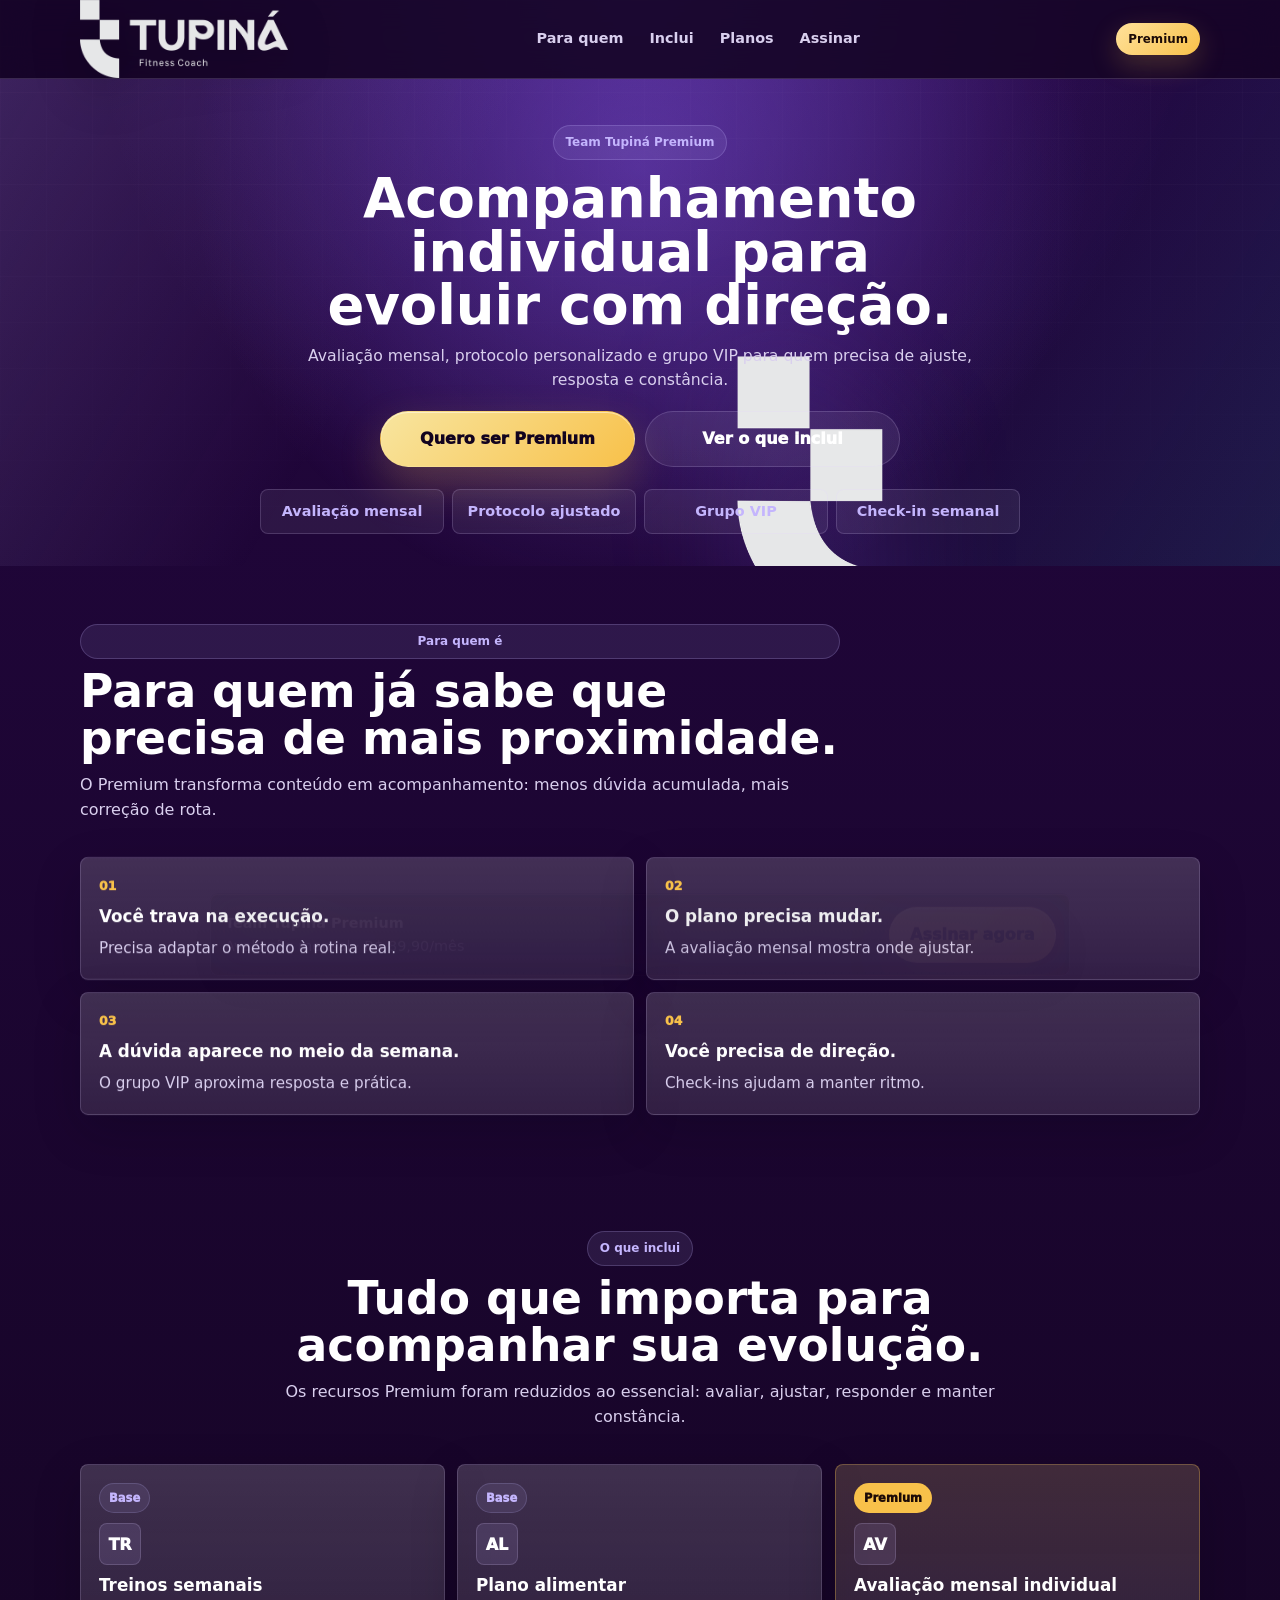
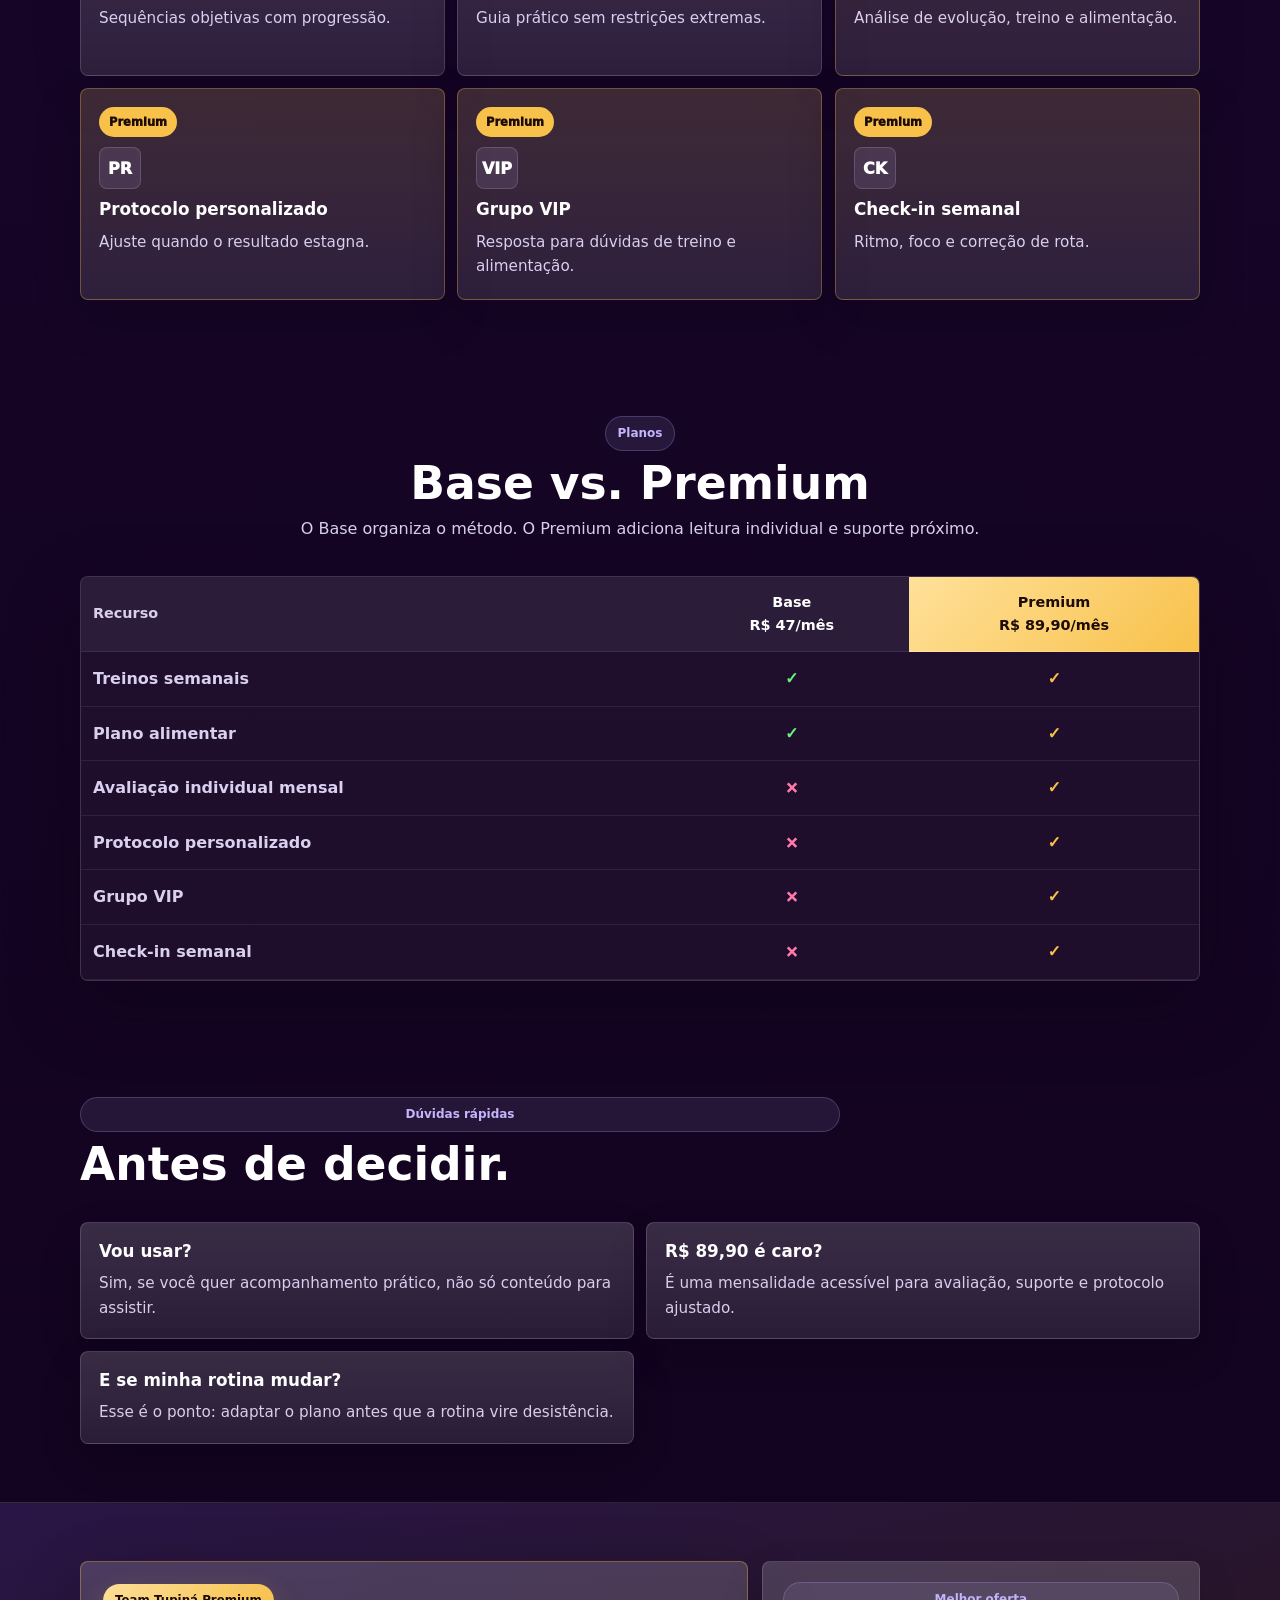
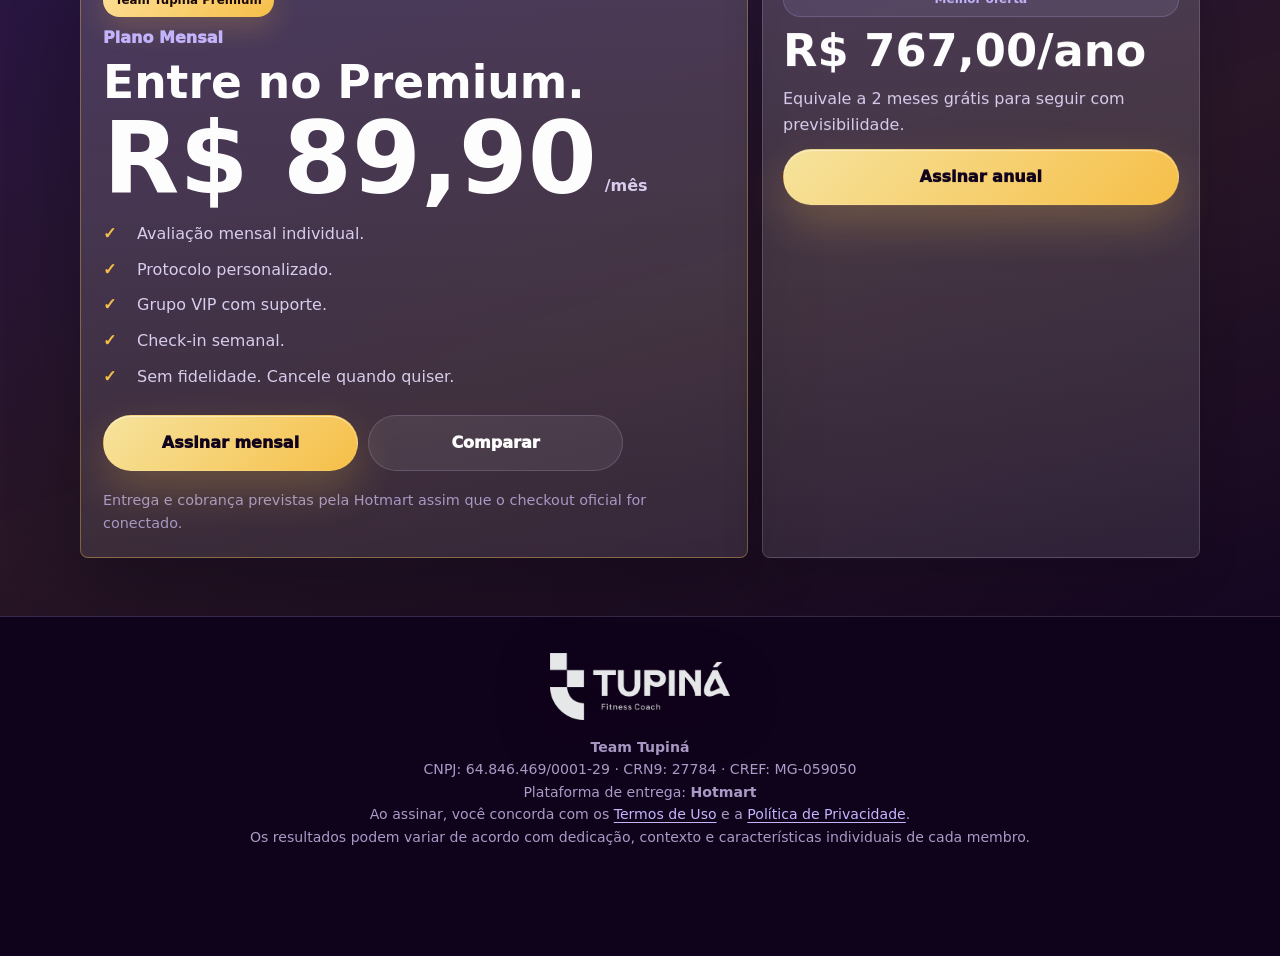
<file: TeamTupina_Premium_LP.html>
<!DOCTYPE html>
<html lang="pt-BR">
<head>
  <meta charset="UTF-8">
  <meta name="viewport" content="width=device-width, initial-scale=1.0">
  <title>Team Tupiná Premium | Acompanhamento individual online</title>
  <meta name="description" content="Plano Premium do Team Tupiná com avaliação mensal, protocolo personalizado, grupo VIP e check-in semanal.">
  <link rel="canonical" href="./premium.html">
  <meta name="robots" content="index,follow,max-snippet:-1,max-image-preview:large,max-video-preview:-1">
  <meta name="author" content="Team Tupiná">
  <meta name="theme-color" content="#19072f">
  <meta name="color-scheme" content="dark">
  <meta property="og:title" content="Team Tupiná Premium | Acompanhamento individual">
  <meta property="og:description" content="Avaliação mensal, protocolo personalizado, grupo VIP e check-in semanal para evoluir com direção.">
  <meta property="og:type" content="website">
  <meta property="og:url" content="./premium.html">
  <meta property="og:locale" content="pt_BR">
  <meta property="og:site_name" content="Team Tupiná">
  <meta property="og:image" content="./Logo%20Team.png">
  <meta property="og:image:alt" content="Símbolo Team Tupiná com leão em fundo roxo">
  <meta name="twitter:card" content="summary_large_image">
  <meta name="twitter:title" content="Team Tupiná Premium">
  <meta name="twitter:description" content="Acompanhamento individual para quem quer direção, ajuste e constância.">
  <meta name="twitter:image" content="./Logo%20Team.png">
  <link rel="icon" href="./assets/favicon.ico?v=brand-20260619-logo" sizes="any">
  <link rel="icon" type="image/png" sizes="512x512" href="./assets/favicon-teamtupina.png?v=brand-20260619-logo">
  <link rel="apple-touch-icon" sizes="512x512" href="./assets/favicon-teamtupina.png?v=brand-20260619-logo">
  <link rel="manifest" href="./manifest.webmanifest">
  <link rel="preload" as="image" href="./assets/logo-team-horizontal.png">
  <link rel="preload" as="image" href="./Logo%20Team.png">
  <script type="application/ld+json">
    {
      "@context": "https://schema.org",
      "@type": "Product",
      "name": "Team Tupiná Premium",
      "description": "Comunidade paga Premium do Team Tupiná com acompanhamento individual, avaliação mensal, protocolo personalizado e grupo VIP.",
      "brand": {
        "@type": "Brand",
        "name": "Team Tupiná"
      },
      "image": "./Logo%20Team.png",
      "offers": [
        {
          "@type": "Offer",
          "name": "Plano Mensal Team Tupiná Premium",
          "price": "89.90",
          "priceCurrency": "BRL",
          "availability": "https://schema.org/InStock"
        },
        {
          "@type": "Offer",
          "name": "Plano Anual Team Tupiná Premium",
          "price": "767.00",
          "priceCurrency": "BRL",
          "availability": "https://schema.org/InStock"
        }
      ]
    }
  </script>
  <style>
    :root {
      --bg: #160526;
      --bg-2: #24083f;
      --panel: rgba(255, 255, 255, 0.065);
      --panel-strong: rgba(255, 255, 255, 0.105);
      --line: rgba(221, 204, 255, 0.18);
      --line-strong: rgba(221, 204, 255, 0.34);
      --text: #ffffff;
      --muted: #d9cfee;
      --soft: #aa9ac6;
      --purple: #8b5cf6;
      --lilac: #c4b5fd;
      --cyan: #22d3ee;
      --gold: #f8c14a;
      --green: #65f27b;
      --danger: #ff7aa8;
      --shadow: 0 24px 70px rgba(8, 1, 18, 0.34);
      --radius: 8px;
      --container: 1120px;
      --font: "Segoe UI", system-ui, -apple-system, BlinkMacSystemFont, Arial, sans-serif;
      --display: Impact, Haettenschweiler, "Arial Black", var(--font);
    }

    * {
      box-sizing: border-box;
    }

    html {
      scroll-behavior: smooth;
    }

    body {
      margin: 0;
      color: var(--text);
      font-family: var(--font);
      line-height: 1.6;
      background:
        radial-gradient(circle at 50% 0%, rgba(139, 92, 246, 0.32), transparent 34rem),
        linear-gradient(180deg, #230640 0%, var(--bg) 42%, #10021c 100%);
      overflow-x: hidden;
    }

    body::before {
      content: "";
      position: fixed;
      inset: 0;
      z-index: -2;
      background-image:
        linear-gradient(rgba(255, 255, 255, 0.028) 1px, transparent 1px),
        linear-gradient(90deg, rgba(255, 255, 255, 0.018) 1px, transparent 1px);
      background-size: 46px 46px;
      mask-image: linear-gradient(to bottom, rgba(0, 0, 0, 0.9), transparent 75%);
      pointer-events: none;
    }

    img {
      display: block;
      max-width: 100%;
      height: auto;
    }

    a {
      color: inherit;
      text-decoration: none;
    }

    button,
    a {
      -webkit-tap-highlight-color: transparent;
    }

    .skip-link {
      position: fixed;
      left: 12px;
      top: 12px;
      z-index: 200;
      transform: translateY(-140%);
      min-height: 44px;
      padding: 12px 16px;
      border-radius: var(--radius);
      background: var(--text);
      color: #19072f;
      font-weight: 800;
    }

    .skip-link:focus {
      transform: translateY(0);
    }

    .container {
      width: min(calc(100% - 32px), var(--container));
      margin: 0 auto;
    }

    .lp-header {
      position: sticky;
      top: 0;
      z-index: 120;
      background: rgba(22, 5, 38, 0.86);
      border-bottom: 1px solid var(--line);
      backdrop-filter: blur(16px);
      -webkit-backdrop-filter: blur(16px);
    }

    .nav-row {
      display: flex;
      align-items: center;
      justify-content: space-between;
      gap: 14px;
      min-height: 72px;
    }

    .brand {
      display: inline-flex;
      align-items: center;
      gap: 10px;
      min-height: 44px;
      min-width: 0;
    }

    .brand img {
      width: min(176px, 48vw);
      filter: drop-shadow(0 12px 24px rgba(0, 0, 0, 0.26));
    }

    .nav-links {
      display: none;
    }

    .premium-badge,
    .micro-badge {
      display: inline-flex;
      align-items: center;
      justify-content: center;
      min-height: 32px;
      padding: 7px 12px;
      border-radius: 999px;
      color: #1c0b07;
      font-size: 0.74rem;
      font-weight: 900;
      background: linear-gradient(135deg, #ffe19a, var(--gold));
      box-shadow: 0 10px 28px rgba(248, 193, 74, 0.22);
      white-space: nowrap;
    }

    .btn {
      display: inline-flex;
      align-items: center;
      justify-content: center;
      min-height: 52px;
      padding: 14px 20px;
      border-radius: 999px;
      border: 1px solid transparent;
      color: #12031f;
      font-weight: 950;
      text-align: center;
      background: linear-gradient(135deg, #f8e59f, var(--gold));
      box-shadow:
        0 18px 44px rgba(248, 193, 74, 0.24),
        inset 0 1px 0 rgba(255, 255, 255, 0.48);
      transition: transform 180ms ease, box-shadow 180ms ease;
    }

    .btn-secondary {
      color: var(--text);
      background: rgba(255, 255, 255, 0.07);
      border-color: var(--line);
      box-shadow: none;
    }

    .btn:focus-visible,
    .btn-secondary:focus-visible,
    .nav-links a:focus-visible {
      outline: 3px solid rgba(34, 211, 238, 0.7);
      outline-offset: 3px;
    }

    .hero {
      position: relative;
      display: grid;
      place-items: center;
      min-height: auto;
      padding: 40px 0 32px;
      overflow: hidden;
      text-align: center;
    }

    .hero::before {
      content: "";
      position: absolute;
      inset: 0;
      z-index: -1;
      background:
        linear-gradient(120deg, rgba(196, 181, 253, 0.16), transparent 34%),
        linear-gradient(300deg, rgba(34, 211, 238, 0.1), transparent 34%),
        radial-gradient(circle at 50% 18%, rgba(139, 92, 246, 0.36), transparent 28rem);
      pointer-events: none;
    }

    .hero-mark {
      position: absolute;
      top: 50%;
      left: 50%;
      z-index: -1;
      width: min(300px, 72vw);
      margin: 0;
      opacity: 0.18;
      transform: translate(-50%, -54%);
      filter: drop-shadow(0 24px 64px rgba(139, 92, 246, 0.3));
    }

    .hero-copy {
      position: relative;
      z-index: 1;
      display: grid;
      justify-items: center;
      gap: 12px;
      max-width: 860px;
      isolation: isolate;
    }

    .label {
      display: inline-flex;
      align-items: center;
      justify-content: center;
      min-height: 32px;
      padding: 7px 12px;
      border-radius: 999px;
      color: var(--lilac);
      font-size: 0.75rem;
      font-weight: 900;
      background: rgba(196, 181, 253, 0.1);
      border: 1px solid rgba(196, 181, 253, 0.22);
    }

    h1,
    h2,
    h3,
    p {
      margin: 0;
    }

    h1,
    h2 {
      font-family: var(--display);
      font-weight: 900;
      line-height: 0.98;
      text-wrap: balance;
    }

    h1 {
      font-size: 2.55rem;
      max-width: 12ch;
    }

    h2 {
      font-size: 2rem;
      line-height: 1.04;
    }

    h3 {
      font-size: 1.05rem;
      line-height: 1.22;
    }

    .gradient-text {
      color: var(--lilac);
    }

    .hero-sub {
      max-width: 680px;
      color: var(--muted);
      font-size: 0.98rem;
      line-height: 1.5;
    }

    .hero-sub strong {
      color: var(--text);
    }

    .hero-actions,
    .price-actions {
      display: grid;
      gap: 10px;
      width: 100%;
      max-width: 520px;
      margin-top: 8px;
    }

    .hero-pills {
      display: grid;
      grid-template-columns: 1fr;
      gap: 8px;
      width: 100%;
      max-width: 760px;
      margin: 10px auto 0;
      padding: 0;
      list-style: none;
    }

    .hero-pills li {
      min-height: 42px;
      padding: 10px 12px;
      border-radius: var(--radius);
      color: var(--lilac);
      font-size: 0.9rem;
      font-weight: 800;
      background: rgba(255, 255, 255, 0.065);
      border: 1px solid var(--line);
    }

    section {
      padding: 42px 0;
    }

    .section-head {
      display: grid;
      gap: 9px;
      max-width: 760px;
      margin: 0 0 20px;
    }

    .section-head.center {
      margin-inline: auto;
      text-align: center;
      justify-items: center;
    }

    .section-head p {
      color: var(--muted);
      font-size: 1rem;
    }

    .pain-grid,
    .benefits-grid,
    .objection-grid {
      display: grid;
      gap: 12px;
    }

    .pain-card,
    .benefit-card,
    .objection-card,
    .price-panel,
    .annual-panel {
      border-radius: var(--radius);
      background:
        linear-gradient(180deg, rgba(255, 255, 255, 0.11), rgba(255, 255, 255, 0.045)),
        var(--panel);
      border: 1px solid var(--line);
      box-shadow: 0 16px 48px rgba(8, 1, 18, 0.18);
    }

    .pain-card,
    .benefit-card,
    .objection-card {
      display: grid;
      gap: 10px;
      padding: 18px;
    }

    .card-kicker {
      color: var(--gold);
      font-size: 0.78rem;
      font-weight: 950;
    }

    .pain-card p,
    .benefit-card p,
    .objection-card p {
      color: var(--muted);
      font-size: 0.95rem;
    }

    .symbol-section {
      position: relative;
      padding: 64px 0;
      text-align: center;
      overflow: hidden;
      background:
        linear-gradient(90deg, transparent, rgba(196, 181, 253, 0.08), transparent),
        rgba(255, 255, 255, 0.025);
      border-block: 1px solid rgba(255, 255, 255, 0.08);
    }

    .symbol-wrap {
      display: grid;
      justify-items: center;
      gap: 16px;
    }

    .symbol-wrap img {
      width: min(220px, 56vw);
      filter: drop-shadow(0 22px 44px rgba(139, 92, 246, 0.34));
    }

    .symbol-quote {
      max-width: 780px;
      font-family: var(--display);
      font-size: clamp(2rem, 8vw, 4.4rem);
      line-height: 1;
      text-wrap: balance;
    }

    .symbol-quote em {
      color: var(--lilac);
      font-style: normal;
    }

    .symbol-sub {
      max-width: 620px;
      color: var(--muted);
    }

    .benefit-card {
      position: relative;
      min-height: 190px;
      align-content: start;
    }

    .benefit-card.is-premium {
      border-color: rgba(248, 193, 74, 0.32);
      background:
        linear-gradient(180deg, rgba(248, 193, 74, 0.12), rgba(255, 255, 255, 0.045)),
        var(--panel);
    }

    .plan-tag {
      width: fit-content;
      min-height: 26px;
      padding: 5px 9px;
      border-radius: 999px;
      color: var(--lilac);
      font-size: 0.72rem;
      font-weight: 950;
      background: rgba(196, 181, 253, 0.1);
      border: 1px solid rgba(196, 181, 253, 0.18);
    }

    .is-premium .plan-tag {
      color: #1c0b07;
      background: var(--gold);
      border-color: transparent;
    }

    .benefit-icon {
      display: inline-grid;
      place-items: center;
      width: 42px;
      height: 42px;
      border-radius: var(--radius);
      color: var(--text);
      font-weight: 950;
      background: rgba(196, 181, 253, 0.12);
      border: 1px solid var(--line);
    }

    .compare-wrap {
      overflow-x: auto;
      border-radius: var(--radius);
      border: 1px solid var(--line);
      background: rgba(255, 255, 255, 0.045);
      box-shadow: var(--shadow);
    }

    .compare-table {
      width: 100%;
      min-width: 680px;
      border-collapse: collapse;
    }

    .compare-table th,
    .compare-table td {
      padding: 14px 12px;
      border-bottom: 1px solid rgba(255, 255, 255, 0.08);
      text-align: center;
    }

    .compare-table th:first-child,
    .compare-table td:first-child {
      text-align: left;
      color: var(--muted);
      font-weight: 750;
    }

    .compare-table th {
      color: var(--text);
      font-size: 0.9rem;
      background: rgba(255, 255, 255, 0.06);
    }

    .compare-table th.premium-col {
      color: #1c0b07;
      background: linear-gradient(135deg, #ffe19a, var(--gold));
    }

    .check {
      color: var(--green);
      font-weight: 950;
    }

    .check-gold {
      color: var(--gold);
      font-weight: 950;
    }

    .cross {
      color: var(--danger);
      font-weight: 950;
    }

    .price-section {
      position: relative;
      overflow: hidden;
      background:
        linear-gradient(160deg, rgba(139, 92, 246, 0.16), rgba(248, 193, 74, 0.08) 56%, transparent),
        rgba(255, 255, 255, 0.025);
      border-block: 1px solid rgba(255, 255, 255, 0.08);
    }

    .price-layout {
      display: grid;
      gap: 14px;
    }

    .price-panel {
      display: grid;
      gap: 18px;
      padding: 22px;
      border-color: rgba(248, 193, 74, 0.36);
      box-shadow: 0 28px 80px rgba(8, 1, 18, 0.32);
    }

    .price-top {
      display: grid;
      gap: 8px;
      justify-items: start;
    }

    .price-name {
      color: var(--lilac);
      font-weight: 950;
    }

    .price-value {
      display: flex;
      align-items: flex-end;
      gap: 8px;
      font-family: var(--display);
      line-height: 0.9;
    }

    .price-value strong {
      font-size: clamp(3.4rem, 19vw, 6.2rem);
    }

    .price-value span {
      padding-bottom: 10px;
      color: var(--muted);
      font-family: var(--font);
      font-weight: 800;
    }

    .feature-list {
      display: grid;
      gap: 10px;
      margin: 0;
      padding: 0;
      list-style: none;
    }

    .feature-list li {
      display: grid;
      grid-template-columns: 26px minmax(0, 1fr);
      gap: 8px;
      color: var(--muted);
    }

    .feature-list li::before {
      content: "✓";
      color: var(--gold);
      font-weight: 950;
    }

    .price-note {
      color: var(--soft);
      font-size: 0.9rem;
    }

    .annual-panel {
      display: grid;
      gap: 12px;
      align-content: start;
      padding: 20px;
    }

    .annual-panel strong {
      font-family: var(--display);
      font-size: clamp(1.8rem, 8vw, 2.8rem);
      line-height: 1;
    }

    .annual-panel p {
      color: var(--muted);
    }

    .footer {
      padding: 36px 0 108px;
      color: var(--soft);
      font-size: 0.88rem;
      text-align: center;
      background: #0f021b;
    }

    .footer img {
      width: min(180px, 62vw);
      margin: 0 auto 16px;
      filter: drop-shadow(0 14px 28px rgba(0, 0, 0, 0.34));
    }

    .footer a {
      color: var(--lilac);
      text-decoration: underline;
      text-underline-offset: 3px;
    }

    .sticky-cta {
      position: fixed;
      right: 12px;
      bottom: 12px;
      left: 12px;
      z-index: 140;
      display: grid;
      grid-template-columns: 1fr;
      gap: 10px;
      padding: 10px;
      border-radius: var(--radius);
      background: rgba(15, 2, 27, 0.92);
      border: 1px solid var(--line-strong);
      box-shadow: 0 18px 48px rgba(0, 0, 0, 0.38);
      backdrop-filter: blur(18px);
      -webkit-backdrop-filter: blur(18px);
      transform: translateY(calc(100% + 28px));
      transition: transform 220ms ease;
    }

    .sticky-cta.is-visible {
      transform: translateY(0);
    }

    .sticky-text {
      display: none;
    }

    @media (hover: hover) {
      .btn:hover {
        transform: translateY(-2px);
        box-shadow:
          0 24px 54px rgba(248, 193, 74, 0.3),
          inset 0 1px 0 rgba(255, 255, 255, 0.48);
      }

      .btn-secondary:hover {
        box-shadow: 0 18px 42px rgba(8, 1, 18, 0.24);
      }
    }

    @media (prefers-reduced-motion: reduce) {
      html {
        scroll-behavior: auto;
      }

      .btn,
      .sticky-cta {
        transition: none;
      }
    }

    @media (max-width: 559px) {
      .benefit-card {
        min-height: 0;
        padding: 14px;
        gap: 7px;
      }

      .benefit-icon {
        display: none;
      }

      .compare-table {
        min-width: 520px;
      }

      .compare-table th,
      .compare-table td {
        padding: 10px 8px;
        font-size: 0.84rem;
      }
    }

    @media (min-width: 560px) {
      .hero-pills {
        grid-template-columns: repeat(2, minmax(0, 1fr));
      }

      .hero-actions,
      .price-actions {
        grid-template-columns: 1fr 1fr;
      }

      .pain-grid,
      .objection-grid {
        grid-template-columns: repeat(2, minmax(0, 1fr));
      }
    }

    @media (min-width: 760px) {
      .container {
        width: min(calc(100% - 44px), var(--container));
      }

      .nav-links {
        display: flex;
        align-items: center;
        gap: 6px;
      }

      .nav-links a {
        display: inline-flex;
        align-items: center;
        min-height: 44px;
        padding: 8px 10px;
        border-radius: var(--radius);
        color: var(--muted);
        font-size: 0.9rem;
        font-weight: 800;
      }

      .nav-links a:hover {
        color: var(--text);
        background: rgba(255, 255, 255, 0.07);
      }

      .premium-badge {
        margin-left: 8px;
      }

      .hero {
        min-height: auto;
        padding: 46px 0 32px;
      }

      .hero-mark {
        width: min(340px, 34vw);
      }

      h1 {
        max-width: 20ch;
        font-size: 3.4rem;
      }

      h2 {
        font-size: 2.85rem;
      }

      .hero-pills {
        grid-template-columns: repeat(4, minmax(0, 1fr));
      }

      section {
        padding: 58px 0;
      }

      .section-head {
        margin-bottom: 34px;
      }

      .benefits-grid {
        grid-template-columns: repeat(2, minmax(0, 1fr));
      }

      .price-layout {
        grid-template-columns: minmax(0, 1.1fr) minmax(260px, 0.72fr);
        align-items: stretch;
      }

      .sticky-cta {
        right: 18px;
        bottom: 18px;
        left: 18px;
        grid-template-columns: minmax(0, 1fr) auto;
        align-items: center;
        max-width: 860px;
        margin: 0 auto;
        padding: 12px 14px;
      }

      .sticky-text {
        display: block;
        color: var(--muted);
        font-size: 0.9rem;
      }

      .sticky-text strong {
        display: block;
        color: var(--text);
      }
    }

    @media (min-width: 1024px) {
      .brand img {
        width: 208px;
      }

      .nav-row {
        min-height: 78px;
      }

      .benefits-grid {
        grid-template-columns: repeat(3, minmax(0, 1fr));
      }

      .benefit-card {
        min-height: 212px;
      }
    }

    body.motion-ready .motion-reveal {
      opacity: 0;
      transform: translateY(22px);
    }

    body.motion-ready .motion-reveal.is-visible {
      opacity: 1;
      transform: translateY(0);
    }

    .btn,
    .benefit-card,
    .pain-card,
    .objection-card,
    .annual-panel,
    .price-panel {
      will-change: transform;
    }

    .btn.is-pressed {
      transform: translateY(1px) scale(0.985);
    }

    .sticky-cta.motion-managed {
      opacity: 0;
      transform: translateY(120%);
      transition: none;
    }

    @media (prefers-reduced-motion: reduce) {
      body.motion-ready .motion-reveal,
      body.motion-ready .motion-reveal.is-visible,
      .sticky-cta.motion-managed,
      .btn.is-pressed {
        opacity: 1;
        transform: none;
        transition: none;
      }
    }
  </style>
</head>
<body>
  <a class="skip-link" href="#conteudo">Pular para o conteúdo</a>

  <header class="lp-header">
    <div class="container nav-row">
      <a class="brand" href="./index.html" aria-label="Voltar ao site Team Tupiná">
        <img src="./assets/logo-team-horizontal.png" alt="Tupiná Fitness Coach" width="960" height="356" decoding="async">
      </a>
      <nav class="nav-links" aria-label="Navegação da landing page Premium">
        <a href="#dores">Para quem</a>
        <a href="#beneficios">Inclui</a>
        <a href="#comparativo">Planos</a>
        <a href="#assinar">Assinar</a>
      </nav>
      <span class="premium-badge">Premium</span>
    </div>
  </header>

  <main id="conteudo">
    <section class="hero" aria-labelledby="hero-title">
      <div class="container hero-copy">
        <img class="hero-mark" src="./Logo%20Team.png" alt="Símbolo Team Tupiná Premium" width="625" height="625" fetchpriority="high" decoding="async">
        <span class="label">Team Tupiná Premium</span>
        <h1 id="hero-title">Acompanhamento individual para evoluir com direção.</h1>
        <p class="hero-sub">Avaliação mensal, protocolo personalizado e grupo VIP para quem precisa de ajuste, resposta e constância.</p>
        <div class="hero-actions">
          <a class="btn" href="https://wa.me/553891675531?text=Ol%C3%A1%2C%20quero%20entrar%20para%20a%20Comunidade%20Premium%20Team%20Tupin%C3%A1." target="_blank" rel="noopener noreferrer">Quero ser Premium</a>
          <a class="btn btn-secondary" href="#beneficios">Ver o que inclui</a>
        </div>
        <ul class="hero-pills" aria-label="Benefícios principais do Premium">
          <li>Avaliação mensal</li>
          <li>Protocolo ajustado</li>
          <li>Grupo VIP</li>
          <li>Check-in semanal</li>
        </ul>
      </div>
    </section>

    <section id="dores" aria-labelledby="dores-title">
      <div class="container">
        <div class="section-head">
          <span class="label">Para quem é</span>
          <h2 id="dores-title">Para quem já sabe que precisa de mais proximidade.</h2>
          <p>O Premium transforma conteúdo em acompanhamento: menos dúvida acumulada, mais correção de rota.</p>
        </div>
        <div class="pain-grid">
          <article class="pain-card">
            <span class="card-kicker">01</span>
            <h3>Você trava na execução.</h3>
            <p>Precisa adaptar o método à rotina real.</p>
          </article>
          <article class="pain-card">
            <span class="card-kicker">02</span>
            <h3>O plano precisa mudar.</h3>
            <p>A avaliação mensal mostra onde ajustar.</p>
          </article>
          <article class="pain-card">
            <span class="card-kicker">03</span>
            <h3>A dúvida aparece no meio da semana.</h3>
            <p>O grupo VIP aproxima resposta e prática.</p>
          </article>
          <article class="pain-card">
            <span class="card-kicker">04</span>
            <h3>Você precisa de direção.</h3>
            <p>Check-ins ajudam a manter ritmo.</p>
          </article>
        </div>
      </div>
    </section>

    <section id="beneficios" aria-labelledby="beneficios-title">
      <div class="container">
        <div class="section-head center">
          <span class="label">O que inclui</span>
          <h2 id="beneficios-title">Tudo que importa para acompanhar sua evolução.</h2>
          <p>Os recursos Premium foram reduzidos ao essencial: avaliar, ajustar, responder e manter constância.</p>
        </div>
        <div class="benefits-grid">
          <article class="benefit-card">
            <span class="plan-tag">Base</span>
            <span class="benefit-icon" aria-hidden="true">TR</span>
            <h3>Treinos semanais</h3>
            <p>Sequências objetivas com progressão.</p>
          </article>
          <article class="benefit-card">
            <span class="plan-tag">Base</span>
            <span class="benefit-icon" aria-hidden="true">AL</span>
            <h3>Plano alimentar</h3>
            <p>Guia prático sem restrições extremas.</p>
          </article>
          <article class="benefit-card is-premium">
            <span class="plan-tag">Premium</span>
            <span class="benefit-icon" aria-hidden="true">AV</span>
            <h3>Avaliação mensal individual</h3>
            <p>Análise de evolução, treino e alimentação.</p>
          </article>
          <article class="benefit-card is-premium">
            <span class="plan-tag">Premium</span>
            <span class="benefit-icon" aria-hidden="true">PR</span>
            <h3>Protocolo personalizado</h3>
            <p>Ajuste quando o resultado estagna.</p>
          </article>
          <article class="benefit-card is-premium">
            <span class="plan-tag">Premium</span>
            <span class="benefit-icon" aria-hidden="true">VIP</span>
            <h3>Grupo VIP</h3>
            <p>Resposta para dúvidas de treino e alimentação.</p>
          </article>
          <article class="benefit-card is-premium">
            <span class="plan-tag">Premium</span>
            <span class="benefit-icon" aria-hidden="true">CK</span>
            <h3>Check-in semanal</h3>
            <p>Ritmo, foco e correção de rota.</p>
          </article>
        </div>
      </div>
    </section>

    <section id="comparativo" aria-labelledby="comparativo-title">
      <div class="container">
        <div class="section-head center">
          <span class="label">Planos</span>
          <h2 id="comparativo-title">Base vs. Premium</h2>
          <p>O Base organiza o método. O Premium adiciona leitura individual e suporte próximo.</p>
        </div>
        <div class="compare-wrap" tabindex="0" aria-label="Tabela comparativa entre planos Base e Premium">
          <table class="compare-table">
            <thead>
              <tr>
                <th>Recurso</th>
                <th>Base<br><span>R$ 47/mês</span></th>
                <th class="premium-col">Premium<br><span>R$ 89,90/mês</span></th>
              </tr>
            </thead>
            <tbody>
              <tr><td>Treinos semanais</td><td><span class="check">✓</span></td><td><span class="check-gold">✓</span></td></tr>
              <tr><td>Plano alimentar</td><td><span class="check">✓</span></td><td><span class="check-gold">✓</span></td></tr>
              <tr><td>Avaliação individual mensal</td><td><span class="cross">×</span></td><td><span class="check-gold">✓</span></td></tr>
              <tr><td>Protocolo personalizado</td><td><span class="cross">×</span></td><td><span class="check-gold">✓</span></td></tr>
              <tr><td>Grupo VIP</td><td><span class="cross">×</span></td><td><span class="check-gold">✓</span></td></tr>
              <tr><td>Check-in semanal</td><td><span class="cross">×</span></td><td><span class="check-gold">✓</span></td></tr>
            </tbody>
          </table>
        </div>
      </div>
    </section>

    <section aria-labelledby="objecoes-title">
      <div class="container">
        <div class="section-head">
          <span class="label">Dúvidas rápidas</span>
          <h2 id="objecoes-title">Antes de decidir.</h2>
        </div>
        <div class="objection-grid">
          <article class="objection-card">
            <h3>Vou usar?</h3>
            <p>Sim, se você quer acompanhamento prático, não só conteúdo para assistir.</p>
          </article>
          <article class="objection-card">
            <h3>R$ 89,90 é caro?</h3>
            <p>É uma mensalidade acessível para avaliação, suporte e protocolo ajustado.</p>
          </article>
          <article class="objection-card">
            <h3>E se minha rotina mudar?</h3>
            <p>Esse é o ponto: adaptar o plano antes que a rotina vire desistência.</p>
          </article>
        </div>
      </div>
    </section>

    <section class="price-section" id="assinar" aria-labelledby="assinar-title">
      <div class="container price-layout">
        <article class="price-panel">
          <div class="price-top">
            <span class="micro-badge">Team Tupiná Premium</span>
            <p class="price-name">Plano Mensal</p>
            <h2 id="assinar-title">Entre no Premium.</h2>
            <div class="price-value" aria-label="Preço mensal de oitenta e nove reais e noventa centavos">
              <strong>R$ 89,90</strong>
              <span>/mês</span>
            </div>
          </div>
          <ul class="feature-list">
            <li>Avaliação mensal individual.</li>
            <li>Protocolo personalizado.</li>
            <li>Grupo VIP com suporte.</li>
            <li>Check-in semanal.</li>
            <li>Sem fidelidade. Cancele quando quiser.</li>
          </ul>
          <div class="price-actions">
            <a class="btn" href="https://wa.me/553891675531?text=Ol%C3%A1%2C%20quero%20assinar%20o%20plano%20mensal%20da%20Comunidade%20Premium%20Team%20Tupin%C3%A1." target="_blank" rel="noopener noreferrer">Assinar mensal</a>
            <a class="btn btn-secondary" href="#comparativo">Comparar</a>
          </div>
          <p class="price-note">Entrega e cobrança previstas pela Hotmart assim que o checkout oficial for conectado.</p>
        </article>
        <aside class="annual-panel" aria-label="Plano anual Premium">
          <span class="label">Melhor oferta</span>
          <strong>R$ 767,00/ano</strong>
          <p>Equivale a 2 meses grátis para seguir com previsibilidade.</p>
          <a class="btn" href="https://wa.me/553891675531?text=Ol%C3%A1%2C%20quero%20assinar%20o%20plano%20anual%20da%20Comunidade%20Premium%20Team%20Tupin%C3%A1." target="_blank" rel="noopener noreferrer">Assinar anual</a>
        </aside>
      </div>
    </section>
  </main>

  <footer class="footer">
    <div class="container">
      <img src="./assets/logo-team-horizontal.png" alt="Tupiná Fitness Coach" width="960" height="356" loading="lazy" decoding="async">
      <p><strong>Team Tupiná</strong></p>
      <p>CNPJ: 64.846.469/0001-29 · CRN9: 27784 · CREF: MG-059050</p>
      <p>Plataforma de entrega: <strong>Hotmart</strong></p>
      <p>Ao assinar, você concorda com os <a href="./terms.html">Termos de Uso</a> e a <a href="./privacy.html">Política de Privacidade</a>.</p>
      <p>Os resultados podem variar de acordo com dedicação, contexto e características individuais de cada membro.</p>
    </div>
  </footer>

  <div class="sticky-cta" id="stickyCta" aria-label="Atalho para assinatura Premium">
    <div class="sticky-text">
      <strong>Team Tupiná Premium</strong>
      Avaliação mensal · R$ 89,90/mês
    </div>
    <a class="btn" href="#assinar">Assinar agora</a>
  </div>

  <script src="./assets/vendor/anime.umd.min.js"></script>
  <script>
    (() => {
      const sticky = document.getElementById("stickyCta");
      const links = document.querySelectorAll('a[href^="#"]');
      const reduceMotion = window.matchMedia("(prefers-reduced-motion: reduce)").matches;
      const animeEngine = window.anime;
      const animate = animeEngine?.animate || (typeof animeEngine === "function" ? animeEngine : null);
      let stickyVisible = false;
      document.documentElement.dataset.motionEngine = animate ? (reduceMotion ? "animejs-reduced" : "animejs") : "fallback";

      const runMotion = (targets, params = {}) => {
        if (!animate || reduceMotion) return null;
        const clean = { ...params };
        if (animate === animeEngine?.animate) {
          return animate(targets, clean);
        }
        return animate({ targets, ...clean });
      };

      document.body.classList.add("motion-ready");
      document
        .querySelectorAll("section, .hero-mark, .hero-actions, .pain-card, .benefit-card, .compare-wrap, .objection-card, .price-panel, .annual-panel")
        .forEach((element) => element.classList.add("motion-reveal"));

      const revealObserver = "IntersectionObserver" in window
        ? new IntersectionObserver((entries) => {
            entries.forEach((entry) => {
              if (!entry.isIntersecting) return;
              entry.target.classList.add("is-visible");
              runMotion(entry.target, {
                opacity: [0, 1],
                translateY: [24, 0],
                duration: 720,
                easing: "easeOutCubic",
              });
              revealObserver.unobserve(entry.target);
            });
          }, { threshold: 0.14, rootMargin: "0px 0px -8% 0px" })
        : null;

      document.querySelectorAll(".motion-reveal").forEach((element, index) => {
        if (reduceMotion || !revealObserver) {
          element.classList.add("is-visible");
          return;
        }
        element.style.transitionDelay = `${Math.min(index % 4, 3) * 42}ms`;
        revealObserver.observe(element);
      });

      runMotion(".hero .label, .hero h1, .hero-sub, .hero-pills li", {
        opacity: [0, 1],
        translateY: [18, 0],
        delay: (_, index) => index * 70,
        duration: 760,
        easing: "easeOutCubic",
      });

      const updateSticky = () => {
        if (!sticky) return;
        const shouldShow = window.scrollY > 520;
        sticky.classList.toggle("is-visible", shouldShow);
        if (shouldShow === stickyVisible) return;
        stickyVisible = shouldShow;
        sticky.classList.add("motion-managed");
        runMotion(sticky, {
          opacity: shouldShow ? [0, 1] : [1, 0],
          translateY: shouldShow ? ["120%", "0%"] : ["0%", "120%"],
          duration: 360,
          easing: "easeOutCubic",
        });
      };

      links.forEach((link) => {
        link.addEventListener("click", (event) => {
          const target = document.querySelector(link.getAttribute("href"));
          if (!target) return;
          event.preventDefault();
          target.scrollIntoView({ behavior: "smooth", block: "start" });
        });
      });

      document.querySelectorAll(".btn").forEach((button) => {
        button.addEventListener("pointerdown", () => button.classList.add("is-pressed"));
        ["pointerup", "pointercancel", "pointerleave", "blur"].forEach((eventName) => {
          button.addEventListener(eventName, () => button.classList.remove("is-pressed"));
        });
      });

      updateSticky();
      window.addEventListener("scroll", updateSticky, { passive: true });
    })();
  </script>
</body>
</html>
</file>
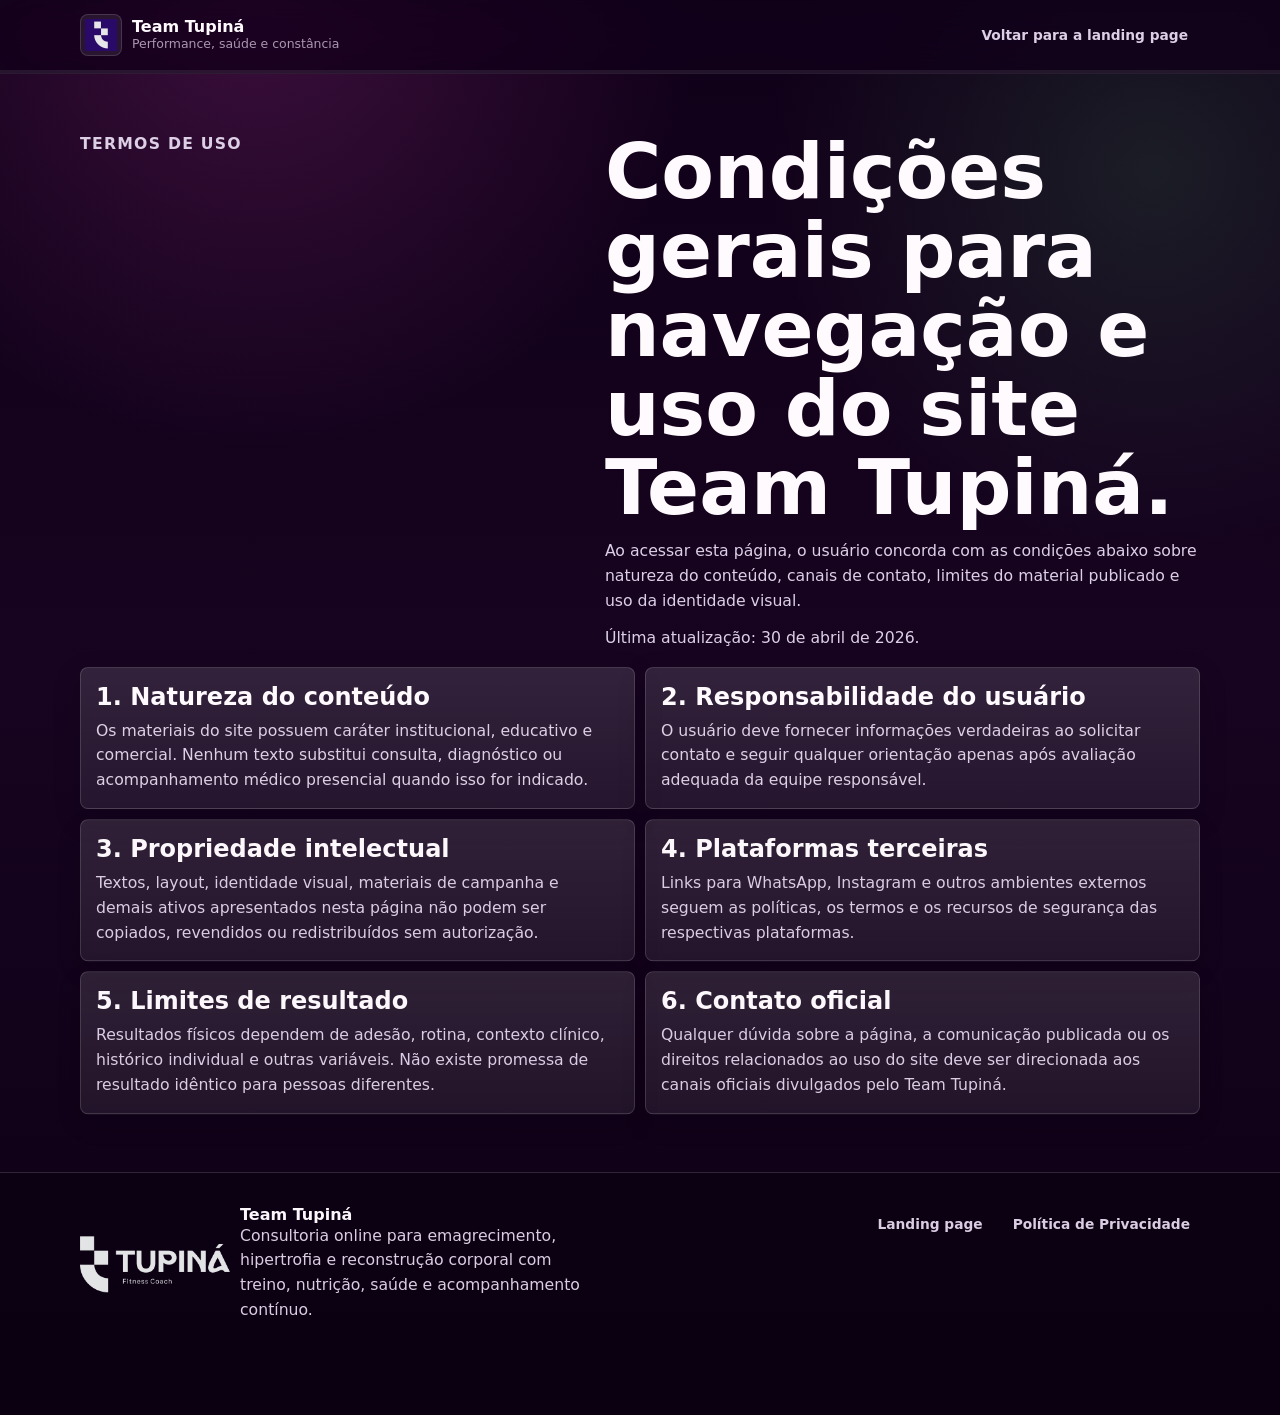
<file: terms.html>
<!DOCTYPE html>
<html lang="pt-BR">
<head>
  <meta charset="UTF-8">
  <meta name="viewport" content="width=device-width, initial-scale=1.0">
  <title>Termos de Uso | Team Tupiná</title>
  <meta name="description" content="Leia as condições gerais de uso do site Team Tupiná, incluindo natureza do conteúdo, responsabilidades e limites de resultado.">
  <link rel="canonical" href="./terms.html">
  <meta name="robots" content="noindex,follow">
  <meta name="theme-color" content="#9a12d0">
  <meta name="color-scheme" content="dark">
  <script>document.documentElement.classList.add("js");</script>
  <link rel="icon" href="./assets/favicon.ico?v=brand-20260619-logo" sizes="any">
  <link rel="icon" type="image/png" sizes="512x512" href="./assets/favicon-teamtupina.png?v=brand-20260619-logo">
  <link rel="apple-touch-icon" sizes="512x512" href="./assets/favicon-teamtupina.png?v=brand-20260619-logo">
  <link rel="manifest" href="./manifest.webmanifest">
  <link rel="stylesheet" href="./styles.css?v=anime-system-20260608">
</head>
<body class="page-legal">
  <a class="skip-link" href="#conteudo-principal">Pular para o conteúdo</a>

  <div class="ambient-layer" aria-hidden="true">
    <span class="ambient-orb orb-a"></span>
    <span class="ambient-orb orb-b"></span>
    <span class="ambient-orb orb-c"></span>
    <span class="ambient-grid"></span>
  </div>

  <div class="site-shell">
    <header class="site-header">
      <div class="container header-row">
        <a class="brand-lockup" href="./index.html" aria-label="Voltar para a página inicial">
          <span class="brand-badge">
            <img src="./assets/logo-team-symbol.png?v=brand-20260619-logo" alt="Tupiná Fitness Coach" width="512" height="512" decoding="async">
          </span>
          <span class="brand-copy">
            <strong>Team Tupiná</strong>
            <small>Performance, saúde e constância</small>
          </span>
        </a>

        <nav class="site-nav is-open" aria-label="Principal">
          <a href="./index.html">Voltar para a landing page</a>
        </nav>
      </div>
      <div class="scroll-progress" aria-hidden="true">
        <span></span>
      </div>
    </header>

    <main class="legal-main" id="conteudo-principal">
      <div class="container">
        <div class="legal-header reveal">
          <p class="eyebrow">Termos de Uso</p>
          <div class="section-copy">
            <h1>Condições gerais para navegação e uso do site Team Tupiná.</h1>
            <p>Ao acessar esta página, o usuário concorda com as condições abaixo sobre natureza do conteúdo, canais de contato, limites do material publicado e uso da identidade visual.</p>
            <p class="legal-meta">Última atualização: 30 de abril de 2026.</p>
          </div>
        </div>

        <div class="legal-stack">
          <article class="legal-card reveal">
            <h2>1. Natureza do conteúdo</h2>
            <p>Os materiais do site possuem caráter institucional, educativo e comercial. Nenhum texto substitui consulta, diagnóstico ou acompanhamento médico presencial quando isso for indicado.</p>
          </article>
          <article class="legal-card reveal">
            <h2>2. Responsabilidade do usuário</h2>
            <p>O usuário deve fornecer informações verdadeiras ao solicitar contato e seguir qualquer orientação apenas após avaliação adequada da equipe responsável.</p>
          </article>
          <article class="legal-card reveal">
            <h2>3. Propriedade intelectual</h2>
            <p>Textos, layout, identidade visual, materiais de campanha e demais ativos apresentados nesta página não podem ser copiados, revendidos ou redistribuídos sem autorização.</p>
          </article>
          <article class="legal-card reveal">
            <h2>4. Plataformas terceiras</h2>
            <p>Links para WhatsApp, Instagram e outros ambientes externos seguem as políticas, os termos e os recursos de segurança das respectivas plataformas.</p>
          </article>
          <article class="legal-card reveal">
            <h2>5. Limites de resultado</h2>
            <p>Resultados físicos dependem de adesão, rotina, contexto clínico, histórico individual e outras variáveis. Não existe promessa de resultado idêntico para pessoas diferentes.</p>
          </article>
          <article class="legal-card reveal">
            <h2>6. Contato oficial</h2>
            <p>Qualquer dúvida sobre a página, a comunicação publicada ou os direitos relacionados ao uso do site deve ser direcionada aos canais oficiais divulgados pelo Team Tupiná.</p>
          </article>
        </div>
      </div>
    </main>

    <footer class="site-footer">
      <div class="container footer-row">
        <div class="footer-brand reveal">
          <img src="./assets/logo-team.png?v=brand-20260619-logo" alt="Tupiná Fitness Coach" width="960" height="356" decoding="async" loading="lazy">
          <div>
            <p class="footer-title">Team Tupiná</p>
            <p class="footer-text">Consultoria online para emagrecimento, hipertrofia e reconstrução corporal com treino, nutrição, saúde e acompanhamento contínuo.</p>
          </div>
        </div>
        <nav class="footer-links reveal" aria-label="Rodapé">
          <a href="./index.html">Landing page</a>
          <a href="./privacy.html">Política de Privacidade</a>
        </nav>
      </div>
    </footer>
  </div>

  <script src="./assets/vendor/anime.umd.min.js"></script>
  <script src="./script.js?v=anime-system-20260608" defer></script>
</body>
</html>
</file>
<file: styles.css>
:root {
  --bg: #100018;
  --bg-2: #190623;
  --surface: rgba(255, 255, 255, 0.075);
  --surface-strong: rgba(255, 255, 255, 0.12);
  --line: rgba(255, 255, 255, 0.14);
  --line-strong: rgba(255, 255, 255, 0.24);
  --text: #fffafd;
  --text-soft: #ddcfe5;
  --text-muted: #a997b2;
  --accent: #ff4fd8;
  --leaf: #66ff89;
  --amber: #ffb85c;
  --ink: #06130a;
  --radius: 8px;
  --shadow: 0 18px 52px rgba(7, 0, 12, 0.26);
  --shadow-soft: 0 10px 28px rgba(7, 0, 12, 0.18);
  --container: 1120px;
  --font-body: Inter, "Segoe UI", system-ui, -apple-system, BlinkMacSystemFont, Arial, sans-serif;
  --font-display: "Arial Black", "Segoe UI", system-ui, sans-serif;
}

* {
  box-sizing: border-box;
}

html {
  scroll-behavior: smooth;
  background: var(--bg);
}

body {
  margin: 0;
  min-width: 320px;
  color: var(--text);
  font-family: var(--font-body);
  background:
    radial-gradient(circle at 20% 0%, rgba(255, 79, 216, 0.18), transparent 28rem),
    radial-gradient(circle at 90% 12%, rgba(102, 255, 137, 0.11), transparent 24rem),
    linear-gradient(180deg, #100018 0%, #170420 48%, #0d0014 100%);
}

body.modal-open {
  overflow: hidden;
}

img,
picture,
iframe {
  display: block;
  max-width: 100%;
}

a {
  color: inherit;
  text-decoration: none;
}

button {
  font: inherit;
}

p,
h1,
h2,
h3,
figure {
  margin: 0;
}

.container {
  width: min(calc(100% - 24px), var(--container));
  margin-inline: auto;
}

.skip-link {
  position: fixed;
  top: 10px;
  left: 10px;
  z-index: 999;
  padding: 10px 12px;
  border-radius: var(--radius);
  color: var(--ink);
  background: var(--leaf);
  transform: translateY(-140%);
}

.skip-link:focus {
  transform: translateY(0);
}

.ambient-layer,
.ambient-orb,
.ambient-grid {
  pointer-events: none;
}

.ambient-orb {
  display: none;
}

.ambient-grid {
  position: fixed;
  inset: 0;
  z-index: -1;
  opacity: 0.18;
  background-image:
    linear-gradient(rgba(255,255,255,0.06) 1px, transparent 1px),
    linear-gradient(90deg, rgba(255,255,255,0.05) 1px, transparent 1px);
  background-size: 56px 56px;
  mask-image: linear-gradient(180deg, rgba(0,0,0,0.9), transparent 72%);
}

/* Layer 1: base responsive shell */
.site-shell {
  min-height: 100svh;
}

.site-header {
  position: sticky;
  top: 0;
  z-index: 100;
  background: rgba(16, 0, 24, 0.78);
  border-bottom: 1px solid rgba(255, 255, 255, 0.1);
  backdrop-filter: blur(18px) saturate(145%);
  -webkit-backdrop-filter: blur(18px) saturate(145%);
  transition: background 180ms ease, box-shadow 180ms ease;
}

.site-header.is-scrolled {
  background: rgba(16, 0, 24, 0.92);
  box-shadow: 0 14px 36px rgba(5, 0, 8, 0.24);
}

.header-row {
  position: relative;
  min-height: 70px;
  display: flex;
  align-items: center;
  justify-content: space-between;
  gap: 12px;
}

.brand-lockup {
  display: inline-flex;
  align-items: center;
  gap: 10px;
  min-width: 0;
}

.brand-badge {
  width: 42px;
  height: 42px;
  display: inline-grid;
  place-items: center;
  flex: 0 0 auto;
  border-radius: var(--radius);
  background: rgba(255, 255, 255, 0.08);
  border: 1px solid var(--line);
  overflow: hidden;
}

.brand-badge img {
  width: 100%;
  height: 100%;
  object-fit: contain;
  padding: 4px;
}

.brand-copy {
  display: grid;
  gap: 1px;
  min-width: 0;
}

.brand-copy strong {
  font-family: var(--font-display);
  font-size: 1rem;
  line-height: 1;
}

.brand-copy small {
  color: var(--text-muted);
  font-size: 0.78rem;
  white-space: nowrap;
}

.menu-toggle {
  width: 44px;
  height: 44px;
  display: inline-grid;
  place-items: center;
  flex: 0 0 auto;
  border: 1px solid var(--line);
  border-radius: var(--radius);
  color: var(--text);
  background: var(--surface);
}

.site-nav {
  position: absolute;
  top: calc(100% + 8px);
  right: 0;
  left: 0;
  display: none;
  grid-template-columns: 1fr 1fr;
  gap: 8px;
  padding: 10px;
  border: 1px solid var(--line);
  border-radius: var(--radius);
  background: rgba(20, 0, 30, 0.96);
  box-shadow: var(--shadow);
}

.site-nav.is-open {
  display: grid;
}

.site-nav a,
.footer-links a {
  min-height: 38px;
  display: inline-flex;
  align-items: center;
  justify-content: center;
  padding: 9px 10px;
  border-radius: var(--radius);
  color: var(--text-soft);
  font-size: 0.86rem;
  font-weight: 800;
}

.site-nav a.is-active,
.site-nav a:hover,
.footer-links a:hover {
  color: var(--ink);
  background: linear-gradient(135deg, var(--leaf), #eaffef);
}

.scroll-progress {
  height: 3px;
  background: rgba(255, 255, 255, 0.08);
  transform-origin: left center;
}

.scroll-progress span {
  display: block;
  height: 100%;
  transform: scaleX(0);
  transform-origin: left center;
  background: linear-gradient(90deg, var(--accent), var(--leaf), var(--amber));
}

.section,
.hero-section,
.legal-main {
  position: relative;
  padding: 38px 0;
}

.section-soft {
  background: linear-gradient(180deg, rgba(255,255,255,0.035), rgba(255,255,255,0.015));
}

.eyebrow,
.card-tag,
.metric-label,
.final-channel,
.card-number,
.timeline-card span,
.testimonial-card span {
  color: var(--leaf);
  font-size: 0.72rem;
  font-weight: 900;
  letter-spacing: 0.08em;
  text-transform: uppercase;
}

.section-copy {
  display: grid;
  gap: 12px;
}

.section-copy-center {
  max-width: 720px;
  margin-inline: auto;
  margin-bottom: 20px;
  text-align: center;
}

.section-copy h1,
.section-copy h2,
.hero-copy-block h1,
.final-copy h2,
.reset-shelf-copy h2 {
  font-family: var(--font-display);
  font-weight: 900;
  line-height: 1.03;
  letter-spacing: 0;
  text-wrap: balance;
}

.section-copy h1,
.hero-copy-block h1 {
  font-size: clamp(2.55rem, 14vw, 4.2rem);
}

.section-copy h2,
.final-copy h2,
.reset-shelf-copy h2 {
  font-size: clamp(2rem, 9vw, 3rem);
}

.hero-text,
.section-copy p,
.dark-card p,
.pillar-card p,
.timeline-card p,
.testimonial-card p,
.reset-shelf-points p,
.final-actions p,
.footer-text,
.legal-main p {
  color: var(--text-soft);
  font-size: 0.98rem;
  line-height: 1.58;
}

/* Layer 2: components and conversion UX */
.btn-primary,
.btn-secondary,
.mobile-cta,
.instagram-modal-link {
  min-height: 48px;
  display: inline-flex;
  align-items: center;
  justify-content: center;
  gap: 8px;
  padding: 12px 16px;
  border-radius: var(--radius);
  font-weight: 900;
  text-align: center;
  transition: transform 180ms ease, box-shadow 180ms ease, background 180ms ease;
}

.btn-primary,
.mobile-cta,
.instagram-modal-link {
  color: var(--ink);
  background: linear-gradient(135deg, var(--leaf), #e8ffed);
  box-shadow: 0 14px 32px rgba(102, 255, 137, 0.24);
}

.btn-secondary {
  color: var(--text);
  background: rgba(255, 255, 255, 0.08);
  border: 1px solid var(--line);
}

.is-pressing,
.btn-primary:active,
.btn-secondary:active {
  transform: scale(0.98);
}

.hero-section {
  overflow: clip;
  perspective: 1200px;
}

.hero-background {
  position: absolute;
  inset: 0;
  z-index: -1;
  background:
    linear-gradient(145deg, rgba(255, 79, 216, 0.1), transparent 48%),
    linear-gradient(30deg, rgba(102, 255, 137, 0.08), transparent 42%);
}

.hero-grid {
  display: grid;
  gap: 18px;
}

.hero-copy-block {
  display: grid;
  gap: 12px;
}

.hero-copy-block h1 {
  display: grid;
  max-width: 100%;
  font-size: clamp(2.72rem, 13vw, 4.15rem);
  line-height: 0.98;
}

.hero-line-accent {
  color: var(--leaf);
  text-shadow: 0 0 22px rgba(102, 255, 137, 0.16);
}

.hero-copy-block h1 span {
  display: block;
}

.hero-copy-block .eyebrow {
  max-width: 38ch;
}

.hero-text {
  max-width: 54ch;
}

.hero-actions,
.reset-product-actions {
  display: grid;
  gap: 10px;
}

.hero-pills {
  display: grid;
  grid-template-columns: 1fr;
  gap: 8px;
  margin: 0;
  padding: 0;
  list-style: none;
}

.hero-pill,
.hero-value-band,
.hero-clean-panel,
.dark-card,
.pillar-card,
.timeline-card,
.testimonial-card,
.final-card,
.legal-card {
  border: 1px solid var(--line);
  border-radius: var(--radius);
  background: linear-gradient(180deg, var(--surface-strong), var(--surface));
  box-shadow: var(--shadow-soft);
}

.hero-pills li {
  min-width: 0;
}

.hero-pill {
  appearance: none;
  width: 100%;
  min-height: 40px;
  display: inline-flex;
  align-items: center;
  justify-content: center;
  padding: 9px 10px;
  border: 1px solid var(--line);
  border-radius: var(--radius);
  color: var(--text-soft);
  font-weight: 800;
  text-align: center;
  background: linear-gradient(180deg, var(--surface-strong), var(--surface));
  box-shadow: var(--shadow-soft);
  cursor: pointer;
  transition: color 180ms ease, border-color 180ms ease, background 180ms ease, transform 180ms ease, box-shadow 180ms ease;
}

.hero-pill.is-active,
.hero-chip.is-active {
  color: var(--ink);
  border-color: rgba(102, 255, 137, 0.78);
  background: linear-gradient(135deg, var(--leaf), #dfffe7);
  box-shadow: 0 14px 28px rgba(102, 255, 137, 0.18);
}

.hero-value-band {
  display: grid;
  gap: 12px;
  padding: 13px;
}

.hero-value-copy,
.hero-value-score {
  display: grid;
  gap: 6px;
}

.hero-value-label {
  color: var(--accent);
  font-size: 0.72rem;
  font-weight: 900;
  letter-spacing: 0.08em;
  text-transform: uppercase;
}

.hero-value-copy strong,
.hero-value-score strong {
  font-family: var(--font-display);
  line-height: 1.18;
}

.hero-value-score {
  padding: 12px;
  border-radius: var(--radius);
  color: var(--ink);
  background: linear-gradient(135deg, var(--leaf), #eaffef);
}

.hero-value-score span,
.hero-value-score small {
  color: rgba(6, 19, 10, 0.74);
  font-weight: 800;
}

.hero-micro-stats {
  display: none;
}

.hero-clean-panel {
  position: relative;
  display: grid;
  gap: 10px;
  padding: 10px;
  overflow: hidden;
  transform-style: preserve-3d;
  transform: rotateX(var(--hero-tilt-x, 0deg)) rotateY(var(--hero-tilt-y, 0deg));
  transition: transform 220ms ease, border-color 220ms ease, box-shadow 220ms ease;
}

.hero-clean-panel.is-interacting {
  border-color: rgba(102, 255, 137, 0.34);
  box-shadow: 0 22px 58px rgba(7, 0, 12, 0.28), 0 0 32px rgba(102, 255, 137, 0.08);
}

.hero-panel-glow {
  position: absolute;
  inset: auto 0 0 auto;
  width: 220px;
  height: 220px;
  background: radial-gradient(circle, rgba(255, 79, 216, 0.18), transparent 68%);
  pointer-events: none;
}

.hero-motion-aura {
  position: absolute;
  top: 12%;
  right: 7%;
  z-index: 0;
  width: 36%;
  aspect-ratio: 1;
  border-radius: 50%;
  background: radial-gradient(circle, rgba(102, 255, 137, 0.22), transparent 68%);
  filter: blur(4px);
  opacity: 0.34;
  pointer-events: none;
}

.hero-panel-top,
.hero-dashboard {
  position: relative;
  z-index: 1;
  display: grid;
  gap: 12px;
}

.hero-panel-status {
  display: inline-flex;
  align-items: center;
  justify-content: center;
  gap: 8px;
  min-height: 34px;
  padding: 8px 10px;
  border-radius: var(--radius);
  color: var(--text-soft);
  font-size: 0.72rem;
  font-weight: 900;
  text-align: center;
  background: rgba(255,255,255,0.08);
}

.hero-status-dot {
  width: 8px;
  height: 8px;
  border-radius: 50%;
  background: var(--leaf);
  box-shadow: 0 0 18px rgba(102, 255, 137, 0.5);
}

.hero-photo-card {
  position: relative;
  min-height: 0;
  aspect-ratio: 4 / 3;
  overflow: hidden;
  border-radius: var(--radius);
  background: rgba(255,255,255,0.06);
  transform: translate3d(var(--hero-photo-x, 0px), var(--hero-photo-y, 0px), 0);
  transition: transform 260ms ease;
}

.hero-photo-card picture,
.hero-photo-card img {
  width: 100%;
  height: 100%;
}

.hero-photo-card img {
  object-fit: cover;
}

.hero-photo-card::before,
.hero-photo-card::after {
  content: "";
  position: absolute;
  pointer-events: none;
}

.hero-photo-card::before {
  inset: 0;
  z-index: 1;
  background:
    linear-gradient(rgba(102, 255, 137, 0.1) 1px, transparent 1px),
    linear-gradient(90deg, rgba(102, 255, 137, 0.08) 1px, transparent 1px);
  background-size: 34px 34px;
  mix-blend-mode: screen;
  opacity: 0.34;
}

.hero-photo-card::after {
  inset: 42% 0 0;
  z-index: 2;
  background: linear-gradient(180deg, transparent, rgba(10, 0, 15, 0.86));
}

.hero-photo-scan {
  position: absolute;
  inset-inline: -10%;
  top: 0;
  z-index: 3;
  height: 2px;
  opacity: 0;
  background: linear-gradient(90deg, transparent, rgba(102, 255, 137, 0.96), transparent);
  box-shadow: 0 0 18px rgba(102, 255, 137, 0.46);
  pointer-events: none;
}

.hero-photo-card figcaption {
  position: absolute;
  right: 12px;
  bottom: 12px;
  left: 12px;
  z-index: 1;
  display: grid;
  gap: 6px;
}

.hero-photo-card figcaption strong {
  font-family: var(--font-display);
  font-size: clamp(1rem, 4.8vw, 1.24rem);
  line-height: 1.12;
}

.hero-chip-row,
.hero-dashboard {
  display: none;
}

.split-block,
.journey-layout,
.reset-shelf-layout,
.final-layout,
.footer-row,
.legal-header {
  display: grid;
  gap: 18px;
}

.stack-cards,
.credential-grid,
.testimonial-grid,
.reset-shelf-points,
.legal-stack {
  display: grid;
  gap: 10px;
}

.dark-card,
.pillar-card,
.timeline-card,
.testimonial-card,
.legal-card {
  display: grid;
  gap: 8px;
  padding: 15px;
}

.pillar-card {
  grid-template-columns: 42px minmax(0, 1fr);
  align-items: start;
}

.pillar-icon {
  width: 42px;
  height: 42px;
  display: inline-grid;
  place-items: center;
  border-radius: var(--radius);
  color: var(--ink);
  font-size: 0.78rem;
  font-weight: 900;
  background: linear-gradient(135deg, var(--leaf), #ffffff);
}

.professionals-proof {
  display: flex;
  flex-wrap: wrap;
  justify-content: center;
  gap: 8px;
  margin-top: 4px;
}

.professionals-proof span {
  min-height: 34px;
  display: inline-flex;
  align-items: center;
  padding: 7px 10px;
  border: 1px solid rgba(102,255,137,0.22);
  border-radius: var(--radius);
  color: var(--leaf);
  font-size: 0.72rem;
  font-weight: 900;
}

.journey-section {
  isolation: isolate;
  overflow: hidden;
  scroll-margin-top: 88px;
  padding-block: 58px;
  background:
    linear-gradient(180deg, rgba(255, 255, 255, 0.03), rgba(102, 255, 137, 0.05)),
    linear-gradient(135deg, rgba(19, 0, 29, 0.98), rgba(31, 7, 41, 0.96));
}

.journey-section::before {
  content: "";
  position: absolute;
  inset: 0;
  z-index: -1;
  opacity: 0.32;
  background:
    linear-gradient(rgba(255, 255, 255, 0.07) 1px, transparent 1px),
    linear-gradient(90deg, rgba(255, 255, 255, 0.05) 1px, transparent 1px);
  background-size: 44px 44px;
  mask-image: linear-gradient(180deg, rgba(0, 0, 0, 0.78), transparent 86%);
}

.journey-layout {
  align-items: stretch;
}

.journey-copy {
  align-content: center;
  padding: 22px;
  border: 1px solid rgba(102, 255, 137, 0.2);
  border-radius: var(--radius);
  background:
    linear-gradient(180deg, rgba(255, 255, 255, 0.12), rgba(255, 255, 255, 0.055));
  box-shadow: var(--shadow-soft);
}

.journey-copy h2 {
  max-width: 11ch;
  font-size: 3rem;
}

.journey-copy > p:not(.eyebrow) {
  max-width: 48ch;
}

.journey-actions {
  display: flex;
  flex-wrap: wrap;
  gap: 10px;
  margin-top: 4px;
}

.journey-actions .btn-primary,
.journey-actions .btn-secondary {
  min-width: min(100%, 190px);
}

.journey-trust {
  display: grid;
  grid-template-columns: 1fr;
  gap: 8px;
  margin-top: 8px;
}

.journey-trust span {
  min-height: 38px;
  display: inline-flex;
  align-items: center;
  padding: 8px 10px;
  border: 1px solid rgba(102, 255, 137, 0.16);
  border-radius: var(--radius);
  color: var(--text-soft);
  font-size: 0.82rem;
  font-weight: 900;
  background: rgba(255, 255, 255, 0.055);
}

.journey-flow {
  display: grid;
  gap: 10px;
  padding: 12px;
  border: 1px solid var(--line);
  border-radius: var(--radius);
  background:
    linear-gradient(180deg, rgba(255, 255, 255, 0.11), rgba(255, 255, 255, 0.045));
  box-shadow: var(--shadow-soft);
}

.journey-flow-header,
.journey-outcome {
  display: grid;
  gap: 4px;
  padding: 13px;
  border: 1px solid rgba(255, 255, 255, 0.12);
  border-radius: var(--radius);
  background: rgba(5, 19, 10, 0.36);
}

.journey-flow-header span,
.journey-outcome span {
  color: var(--leaf);
  font-size: 0.72rem;
  font-weight: 900;
  letter-spacing: 0.08em;
  text-transform: uppercase;
}

.journey-flow-header strong,
.journey-outcome strong {
  font-size: 1.05rem;
}

.journey-step-list {
  display: grid;
  gap: 8px;
}

.journey-step {
  display: grid;
  grid-template-columns: 44px minmax(0, 1fr);
  gap: 12px;
  align-items: start;
  min-height: 108px;
  padding: 14px;
  border: 1px solid rgba(255, 255, 255, 0.14);
  border-radius: var(--radius);
  background: linear-gradient(180deg, rgba(255, 255, 255, 0.105), rgba(255, 255, 255, 0.055));
}

.journey-step span {
  width: 38px;
  height: 38px;
  display: inline-grid;
  place-items: center;
  border-radius: var(--radius);
  color: var(--ink);
  font-size: 0.78rem;
  font-weight: 900;
  background: var(--leaf);
  box-shadow: 0 10px 26px rgba(102, 255, 137, 0.22);
}

.journey-step h3 {
  margin-bottom: 5px;
  font-size: 1.02rem;
}

.journey-step p {
  color: var(--text-soft);
  line-height: 1.5;
}

.journey-outcome {
  grid-template-columns: minmax(0, 0.62fr) minmax(0, 1fr);
  align-items: center;
  background:
    linear-gradient(135deg, rgba(102, 255, 137, 0.16), rgba(255, 79, 216, 0.12));
}

.proof-action {
  display: flex;
  justify-content: center;
  margin-top: 14px;
}

.instagram-section .section-copy-center {
  margin-bottom: 14px;
}

.instagram-wall {
  display: grid;
  grid-template-columns: repeat(2, minmax(0, 1fr));
  gap: 8px;
  align-items: stretch;
}

.instagram-post,
.instagram-empty {
  position: relative;
  min-width: 0;
  overflow: hidden;
  border: 1px solid var(--line);
  border-radius: var(--radius);
  background: rgba(255,255,255,0.07);
  box-shadow: var(--shadow-soft);
}

.instagram-post {
  height: 330px;
  padding: 6px;
}

.instagram-embed-shell,
.instagram-post .instagram-media,
.instagram-post iframe {
  width: 100% !important;
  height: 100% !important;
  min-width: 0 !important;
  max-width: 100% !important;
  margin: 0 !important;
}

.instagram-post .instagram-media {
  border-radius: var(--radius) !important;
  overflow: hidden !important;
}

.instagram-zoom {
  position: absolute;
  right: 8px;
  bottom: 8px;
  z-index: 3;
  min-height: 34px;
  padding: 7px 10px;
  border: 0;
  border-radius: var(--radius);
  color: var(--ink);
  font-size: 0.76rem;
  font-weight: 900;
  background: var(--leaf);
  box-shadow: 0 10px 24px rgba(0,0,0,0.3);
}

.instagram-empty {
  grid-column: 1 / -1;
  display: grid;
  grid-template-columns: 40px minmax(0, 1fr);
  gap: 12px;
  align-items: center;
  padding: 14px;
}

.post-avatar {
  width: 40px;
  height: 40px;
  display: inline-grid;
  place-items: center;
  border-radius: var(--radius);
  color: var(--ink);
  font-weight: 900;
  background: linear-gradient(135deg, var(--accent), var(--leaf));
}

.reset-product-section {
  isolation: isolate;
  overflow: hidden;
  background:
    linear-gradient(135deg, rgba(102, 255, 137, 0.12), transparent 34%),
    linear-gradient(180deg, rgba(1, 17, 13, 0.96), rgba(33, 0, 42, 0.9));
}

.reset-product-section::before {
  content: "";
  position: absolute;
  inset: 0;
  z-index: -1;
  background:
    linear-gradient(rgba(102, 255, 137, 0.13) 1px, transparent 1px),
    linear-gradient(90deg, rgba(102, 255, 137, 0.1) 1px, transparent 1px);
  background-size: 36px 36px;
  mask-image: linear-gradient(180deg, rgba(0, 0, 0, 0.76), transparent 88%);
}

.reset-product-section::after {
  content: "";
  position: absolute;
  inset: auto 0 0;
  z-index: -1;
  height: 1px;
  background: linear-gradient(90deg, transparent, rgba(102, 255, 137, 0.82), transparent);
}

.reset-shelf-layout {
  position: relative;
  z-index: 1;
  gap: 18px;
}

.reset-shelf-media {
  position: relative;
  display: grid;
  gap: 10px;
}

.reset-shelf-cover {
  position: relative;
  overflow: hidden;
  isolation: isolate;
  display: grid;
  align-items: end;
  width: 100%;
  aspect-ratio: 1;
  border: 1px solid rgba(102, 255, 137, 0.34);
  border-radius: var(--radius);
  background: #020806;
  box-shadow: 0 20px 48px rgba(0, 0, 0, 0.32), 0 0 38px rgba(102, 255, 137, 0.16);
}

.reset-shelf-cover::before,
.reset-shelf-cover::after {
  content: none;
  display: none;
}

.reset-shelf-cover::before {
  background:
    linear-gradient(rgba(102, 255, 137, 0.16) 1px, transparent 1px),
    linear-gradient(90deg, rgba(102, 255, 137, 0.12) 1px, transparent 1px);
  background-size: 42px 42px;
  mix-blend-mode: screen;
}

.reset-shelf-cover::after {
  background: linear-gradient(180deg, transparent 48%, rgba(0, 0, 0, 0.62));
}

.reset-shelf-cover img {
  width: 100%;
  height: 100%;
  object-fit: cover;
  object-position: center;
}

.reset-shelf-cover figcaption {
  position: absolute;
  right: 12px;
  bottom: 12px;
  left: 12px;
  z-index: 2;
  display: grid;
  gap: 2px;
}

.reset-shelf-cover figcaption span,
.reset-shelf-specs span {
  color: rgba(255, 255, 255, 0.72);
  font-size: 0.72rem;
  font-weight: 900;
  letter-spacing: 0.08em;
  text-transform: uppercase;
}

.reset-shelf-cover figcaption strong {
  font-family: var(--font-display);
  font-size: clamp(1.75rem, 10vw, 2.9rem);
  line-height: 0.95;
}

.reset-shelf-specs {
  display: grid;
  grid-template-columns: repeat(3, minmax(0, 1fr));
  gap: 6px;
}

.reset-shelf-specs span {
  min-height: 52px;
  display: grid;
  align-content: center;
  padding: 9px;
  border: 1px solid rgba(102, 255, 137, 0.18);
  border-radius: var(--radius);
  background: rgba(3, 16, 10, 0.72);
}

.reset-shelf-specs strong {
  display: block;
  color: var(--leaf);
  font-size: 0.95rem;
}

.reset-shelf-copy {
  display: grid;
  gap: 14px;
  align-content: center;
}

.reset-product-section .reset-shelf-copy h2 {
  font-size: clamp(2.1rem, 8vw, 3rem);
}

.reset-shelf-copy > p:not(.eyebrow):not(.reset-shelf-note) {
  max-width: 58ch;
  color: var(--text-soft);
}

.reset-shelf-points {
  gap: 0;
  border-block: 1px solid rgba(102, 255, 137, 0.18);
}

.reset-shelf-points div {
  display: grid;
  grid-template-columns: 34px minmax(0, 1fr);
  gap: 4px 10px;
  padding: 10px 0;
}

.reset-shelf-points div + div {
  border-top: 1px solid rgba(102, 255, 137, 0.14);
}

.reset-shelf-points span {
  width: 34px;
  height: 34px;
  display: grid;
  place-items: center;
  border: 1px solid rgba(102, 255, 137, 0.26);
  border-radius: var(--radius);
  color: var(--leaf);
  font-size: 0.78rem;
  font-weight: 900;
  background: rgba(102, 255, 137, 0.1);
}

.reset-shelf-points strong {
  align-self: end;
  font-size: 1rem;
}

.reset-shelf-points p {
  grid-column: 2;
  font-size: 0.92rem;
  line-height: 1.45;
}

.reset-shelf-actions {
  gap: 8px;
}

.reset-shelf-note {
  color: var(--text-muted);
  font-size: 0.86rem;
  line-height: 1.45;
}

.final-card {
  display: grid;
  gap: 14px;
  padding: 16px;
}

.final-steps {
  display: grid;
  gap: 8px;
  margin-top: 4px;
}

.final-steps span,
.final-actions {
  border: 1px solid var(--line);
  border-radius: var(--radius);
  background: rgba(255,255,255,0.06);
}

.final-steps span {
  padding: 10px;
  font-weight: 800;
}

.final-actions {
  display: grid;
  gap: 10px;
  padding: 14px;
}

.floating-isa-final {
  display: none;
}

.note-text {
  color: var(--text-muted);
  font-size: 0.78rem;
}

.site-footer {
  padding: 32px 0 92px;
  border-top: 1px solid var(--line);
  background: rgba(8,0,12,0.36);
}

.footer-brand,
.footer-links {
  display: flex;
  flex-direction: column;
  align-items: flex-start;
  gap: 10px;
}

.footer-brand img {
  width: 150px;
  height: auto;
}

.footer-title {
  font-family: var(--font-display);
  font-weight: 900;
}

.mobile-cta {
  position: fixed;
  right: 12px;
  bottom: 12px;
  left: 12px;
  z-index: 80;
}

.page-legal .site-nav {
  position: static;
  display: flex;
  padding: 0;
  background: none;
  border: 0;
  box-shadow: none;
}

.legal-main {
  padding-top: 48px;
}

.legal-header {
  margin-bottom: 16px;
}

.legal-meta {
  color: var(--text-muted);
  font-size: 0.9rem;
}

/* Layer 3: motion states powered by Anime.js */
.js .reveal {
  opacity: 0;
  transform: translateY(18px);
  filter: blur(8px);
}

.js .reveal.is-visible,
.js .instagram-post.is-visible {
  opacity: 1;
  transform: none;
  filter: none;
}

.motion-enhanced .hero-clean-panel,
.motion-enhanced .hero-photo-card,
.motion-enhanced .hero-pill,
.motion-enhanced .hero-chip,
.motion-enhanced .instagram-post,
.motion-enhanced .dark-card,
.motion-enhanced .pillar-card,
.motion-enhanced .timeline-card,
.motion-enhanced .testimonial-card,
.motion-enhanced .btn-primary,
.motion-enhanced .btn-secondary {
  will-change: transform, opacity;
}

@media (hover: hover) {
  .btn-primary:hover,
  .btn-secondary:hover,
  .hero-pill:hover,
  .hero-chip:hover,
  .instagram-post:hover,
  .dark-card:hover,
  .pillar-card:hover,
  .timeline-card:hover,
  .testimonial-card:hover {
    transform: translateY(-2px);
  }

  .instagram-post:hover .instagram-zoom {
    transform: translateY(-2px);
  }
}

.instagram-modal {
  position: fixed;
  inset: 0;
  z-index: 300;
  display: none;
  align-items: center;
  justify-content: center;
  padding: 14px;
}

.instagram-modal.is-open {
  display: flex;
}

.instagram-modal-backdrop {
  position: absolute;
  inset: 0;
  border: 0;
  background: rgba(6, 0, 10, 0.78);
  backdrop-filter: blur(18px);
}

.instagram-modal-panel {
  position: relative;
  z-index: 1;
  width: min(100%, 760px);
  max-height: min(92svh, 880px);
  display: grid;
  grid-template-rows: auto minmax(0, 1fr) auto;
  gap: 10px;
  padding: 10px;
  border: 1px solid var(--line-strong);
  border-radius: var(--radius);
  background: #120018;
  box-shadow: 0 32px 92px rgba(0,0,0,0.58);
}

.instagram-modal-top {
  display: flex;
  align-items: center;
  justify-content: space-between;
  gap: 12px;
  min-height: 42px;
  padding-inline: 4px;
}

.instagram-modal-close {
  width: 40px;
  height: 40px;
  border: 1px solid var(--line);
  border-radius: var(--radius);
  color: var(--text);
  background: rgba(255,255,255,0.08);
  font-size: 1.5rem;
  line-height: 1;
}

.instagram-modal-frame {
  height: min(72svh, 680px);
  min-height: 440px;
  overflow: hidden;
  border-radius: var(--radius);
  background: rgba(255,255,255,0.06);
}

.instagram-modal-frame .instagram-media,
.instagram-modal-frame iframe {
  width: 100% !important;
  height: 100% !important;
  min-width: 0 !important;
  max-width: 100% !important;
  margin: 0 !important;
}

.instagram-modal-link {
  width: 100%;
}

@media (min-width: 520px) {
  .hero-actions,
  .reset-product-actions {
    grid-template-columns: auto auto;
    justify-content: start;
  }

  .hero-pills {
    grid-template-columns: repeat(3, minmax(0, 1fr));
  }
}

@media (min-width: 760px) {
  .container {
    width: min(calc(100% - 40px), var(--container));
  }

  .section,
  .hero-section,
  .legal-main {
    padding: 58px 0;
  }

  .hero-grid {
    grid-template-columns: minmax(0, 1fr) minmax(300px, 0.92fr);
    align-items: center;
    gap: 22px;
  }

  .hero-copy-block h1 {
    max-width: 620px;
    font-size: clamp(3.15rem, 5.4vw, 4.35rem);
  }

  .hero-value-band {
    grid-template-columns: minmax(0, 1fr) minmax(180px, 0.42fr);
    align-items: center;
  }

  .hero-clean-panel {
    justify-self: end;
    width: min(100%, 560px);
    padding: 12px;
  }

  .hero-chip-row {
    display: grid;
  }

  .hero-dashboard {
    display: none;
  }

  .hero-chip-row {
    grid-template-columns: repeat(3, minmax(0, 1fr));
    gap: 8px;
  }

  .hero-chip {
    appearance: none;
    min-height: 36px;
    display: inline-flex;
    align-items: center;
    justify-content: center;
    padding: 8px 10px;
    border: 1px solid var(--line);
    border-radius: var(--radius);
    color: var(--text);
    background: rgba(255,255,255,0.08);
    font-weight: 800;
    cursor: pointer;
    transition: color 180ms ease, border-color 180ms ease, background 180ms ease, transform 180ms ease, box-shadow 180ms ease;
  }

  .hero-dashboard {
    grid-template-columns: 1fr 0.76fr;
  }

  .dashboard-card {
    padding: 14px;
  }

  .hero-checklist {
    display: grid;
    gap: 8px;
    margin: 8px 0 0;
    padding: 0;
    list-style: none;
  }

  .hero-checklist li {
    color: var(--text-soft);
    font-size: 0.92rem;
  }

  .split-block,
  .journey-layout,
  .reset-shelf-layout,
  .final-card,
  .legal-header,
  .footer-row {
    grid-template-columns: minmax(0, 0.92fr) minmax(0, 1.08fr);
    align-items: start;
  }

  .credential-grid,
  .testimonial-grid {
    grid-template-columns: repeat(2, minmax(0, 1fr));
  }

  .journey-layout {
    grid-template-columns: minmax(0, 0.9fr) minmax(0, 1.1fr);
    align-items: center;
    gap: 16px;
  }

  .journey-copy {
    min-height: 440px;
  }

  .journey-trust {
    grid-template-columns: repeat(3, minmax(0, 1fr));
  }

  .journey-flow {
    min-height: 440px;
  }

  .journey-step-list {
    gap: 10px;
  }

  .instagram-wall {
    grid-template-columns: repeat(3, minmax(0, 1fr));
    gap: 12px;
  }

  .instagram-post {
    height: 430px;
  }

  .reset-product-section {
    padding-block: 52px;
  }

  .reset-shelf-layout {
    grid-template-columns: minmax(260px, 0.78fr) minmax(0, 1.12fr);
    align-items: center;
    gap: 24px;
  }

  .reset-shelf-media {
    max-width: 420px;
  }

  .reset-shelf-cover {
    min-height: 0;
    aspect-ratio: 1;
  }

  .final-steps {
    grid-template-columns: repeat(3, minmax(0, 1fr));
  }

  .footer-brand,
  .footer-links {
    flex-direction: row;
    align-items: center;
  }

  .footer-links {
    justify-content: flex-end;
  }

  .mobile-cta {
    display: none;
  }
}

@media (min-width: 1024px) {
  .menu-toggle {
    display: none;
  }

  .site-nav {
    position: static;
    display: flex;
    width: auto;
    padding: 0;
    border: 0;
    background: none;
    box-shadow: none;
  }

  .site-nav a {
    min-height: 38px;
    padding-inline: 12px;
  }

  .hero-section {
    display: grid;
    align-items: center;
    min-height: auto;
    padding: 58px 0 68px;
  }

  .section-copy h1 {
    font-size: clamp(4.2rem, 6vw, 5.8rem);
  }

  .hero-copy-block h1 {
    max-width: 680px;
    font-size: clamp(3.6rem, 4.8vw, 4.65rem);
  }

  .section-copy h2,
  .final-copy h2,
  .reset-shelf-copy h2 {
    font-size: clamp(2.6rem, 4.4vw, 4.2rem);
  }

  .credential-grid {
    grid-template-columns: repeat(4, minmax(0, 1fr));
  }

  .testimonial-grid {
    grid-template-columns: repeat(3, minmax(0, 1fr));
  }

  .instagram-post {
    height: 520px;
  }

  .legal-stack {
    grid-template-columns: repeat(2, minmax(0, 1fr));
  }
}

@media (max-width: 420px) {
  .brand-copy small {
    display: none;
  }

  .instagram-post {
    height: 304px;
  }

  .instagram-modal-frame {
    min-height: 390px;
  }
}

@media (prefers-reduced-motion: reduce) {
  html {
    scroll-behavior: auto;
  }

  *,
  *::before,
  *::after {
    transition-duration: 0.01ms !important;
    animation-duration: 0.01ms !important;
    animation-iteration-count: 1 !important;
  }

  .js .reveal {
    opacity: 1;
    transform: none;
    filter: none;
  }
}
</file>
